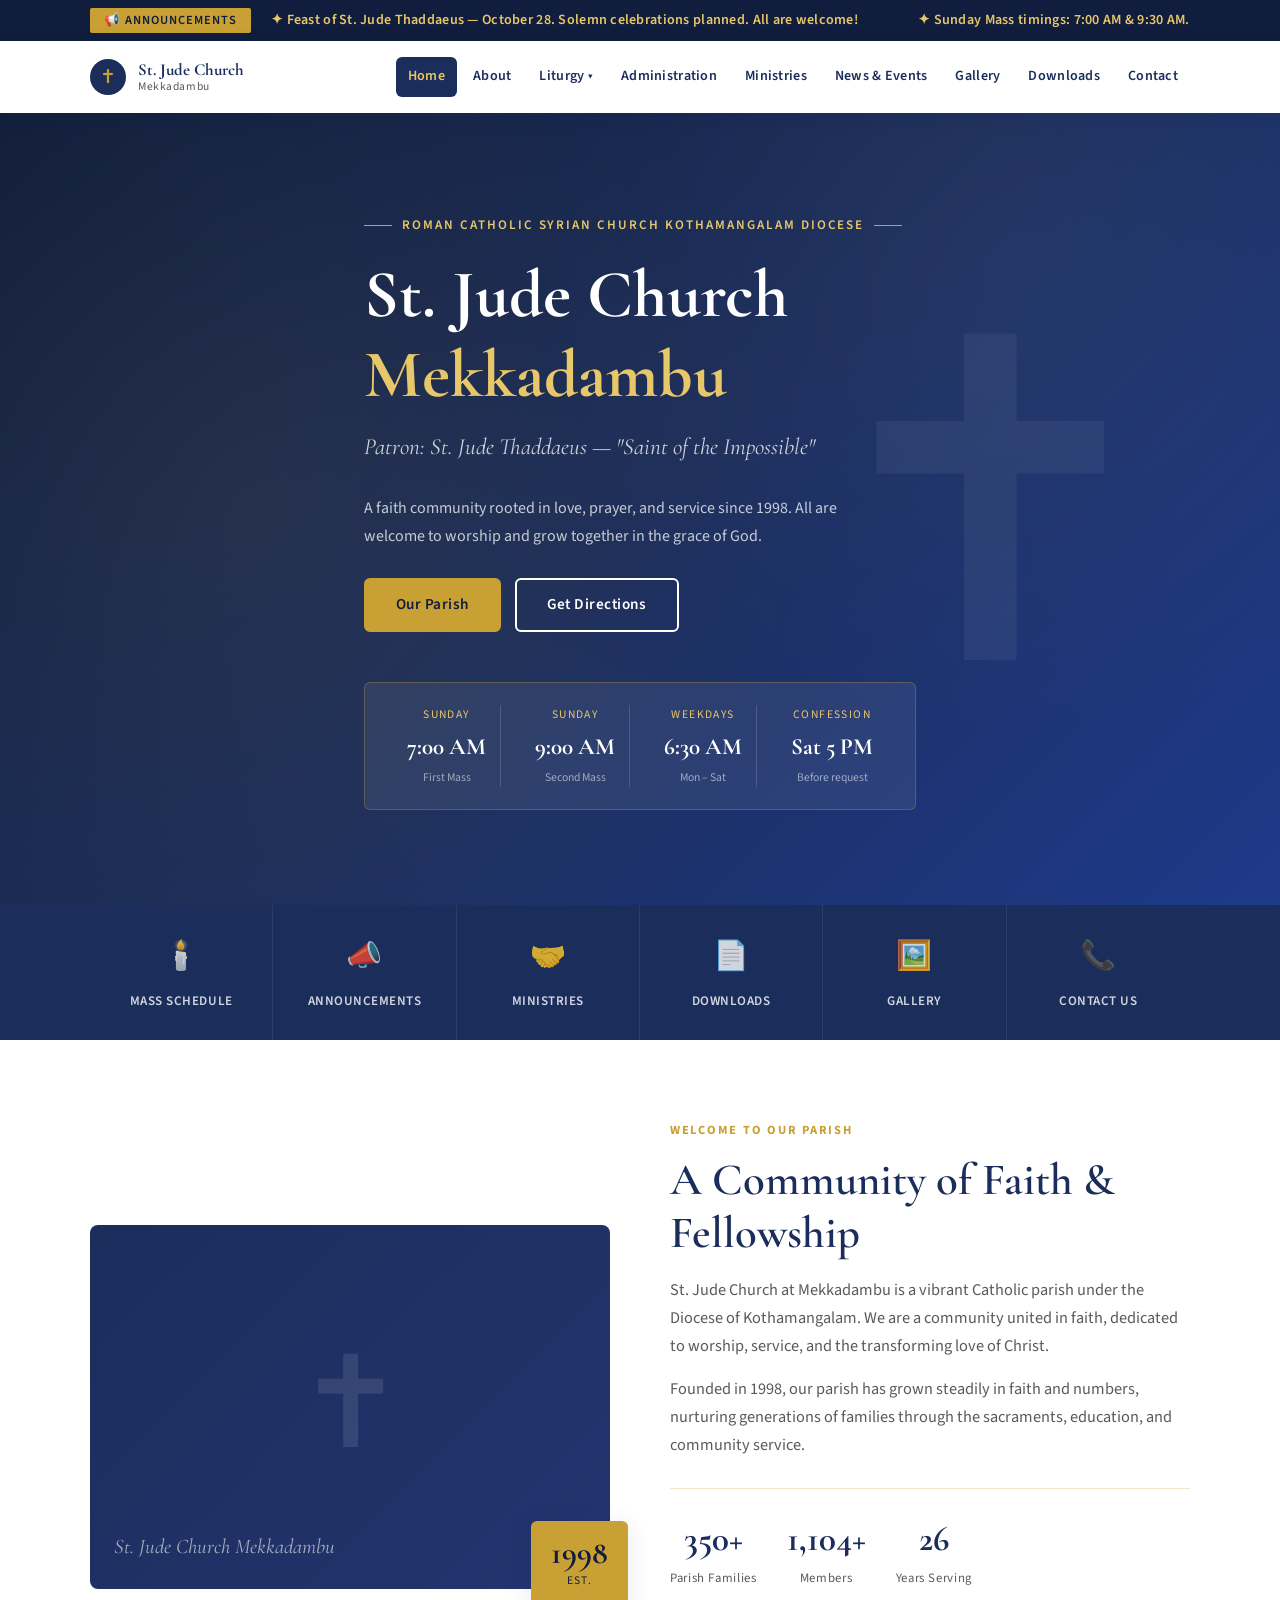
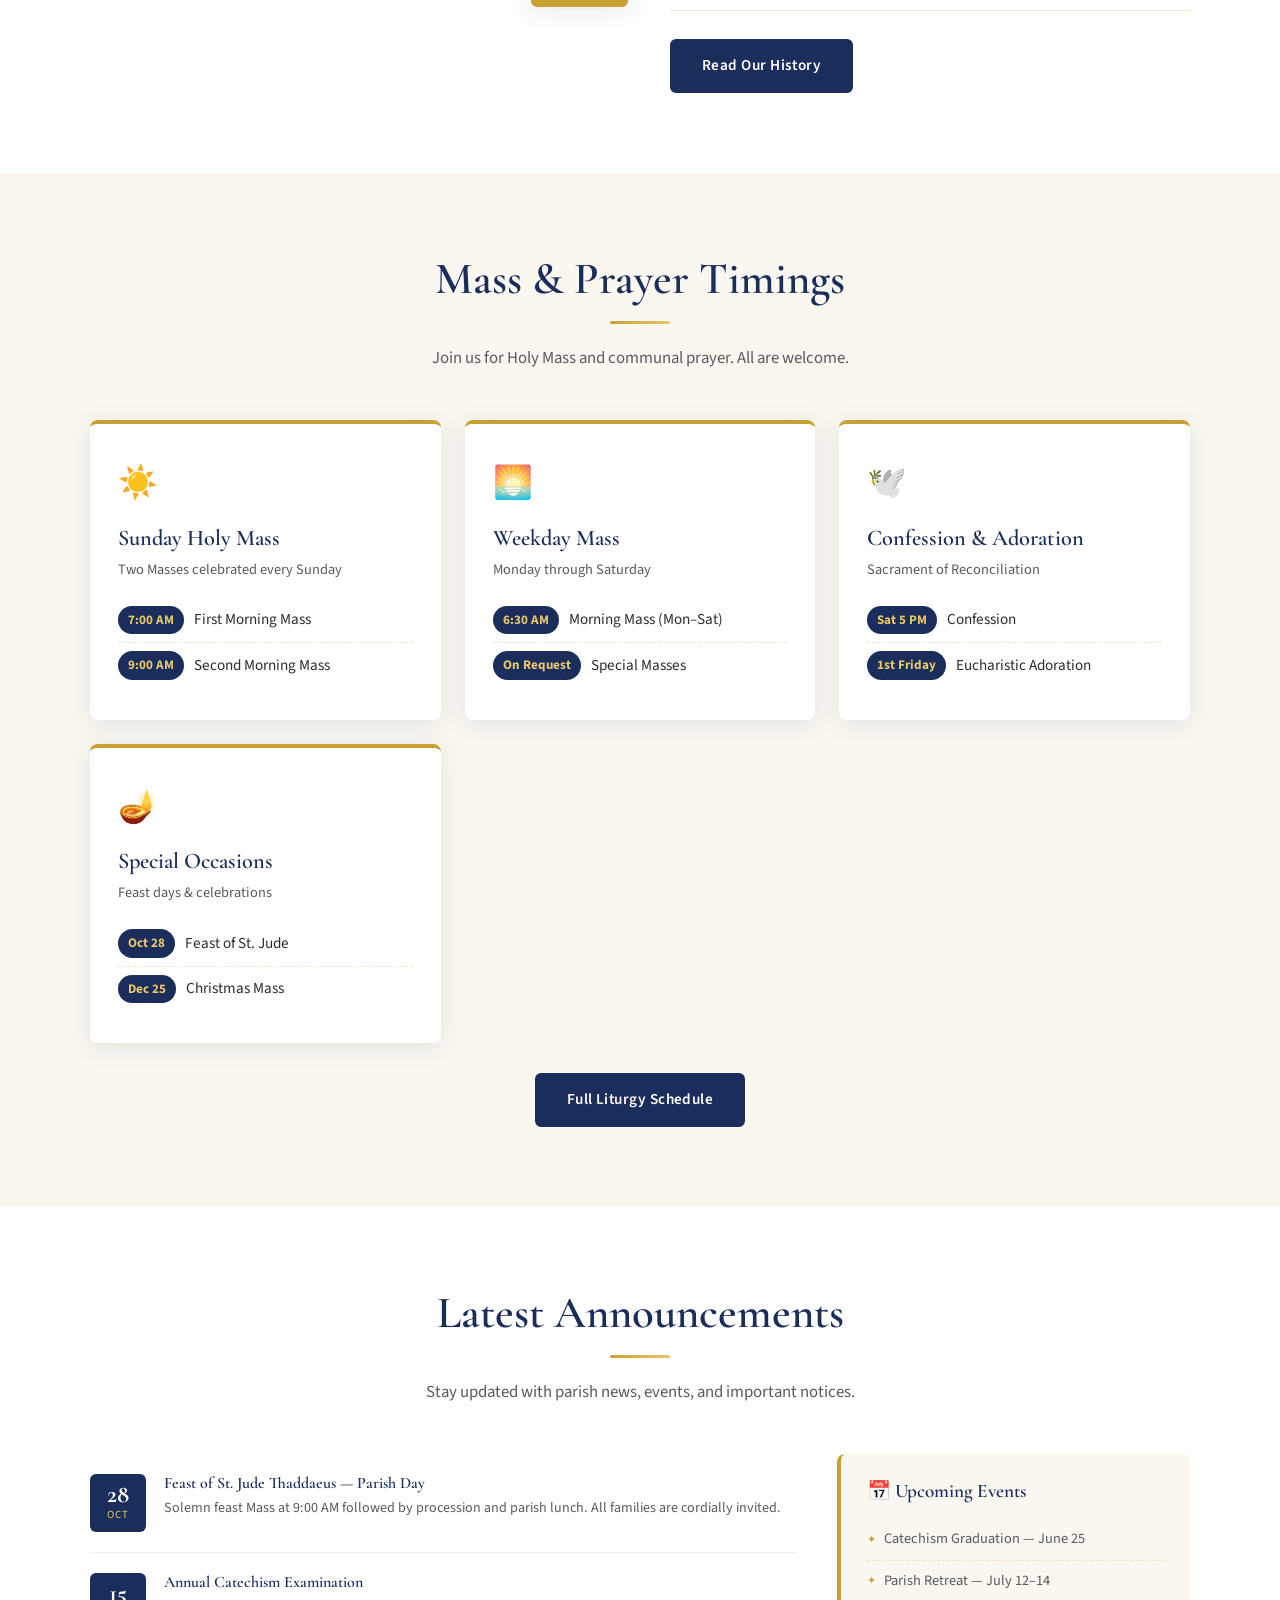
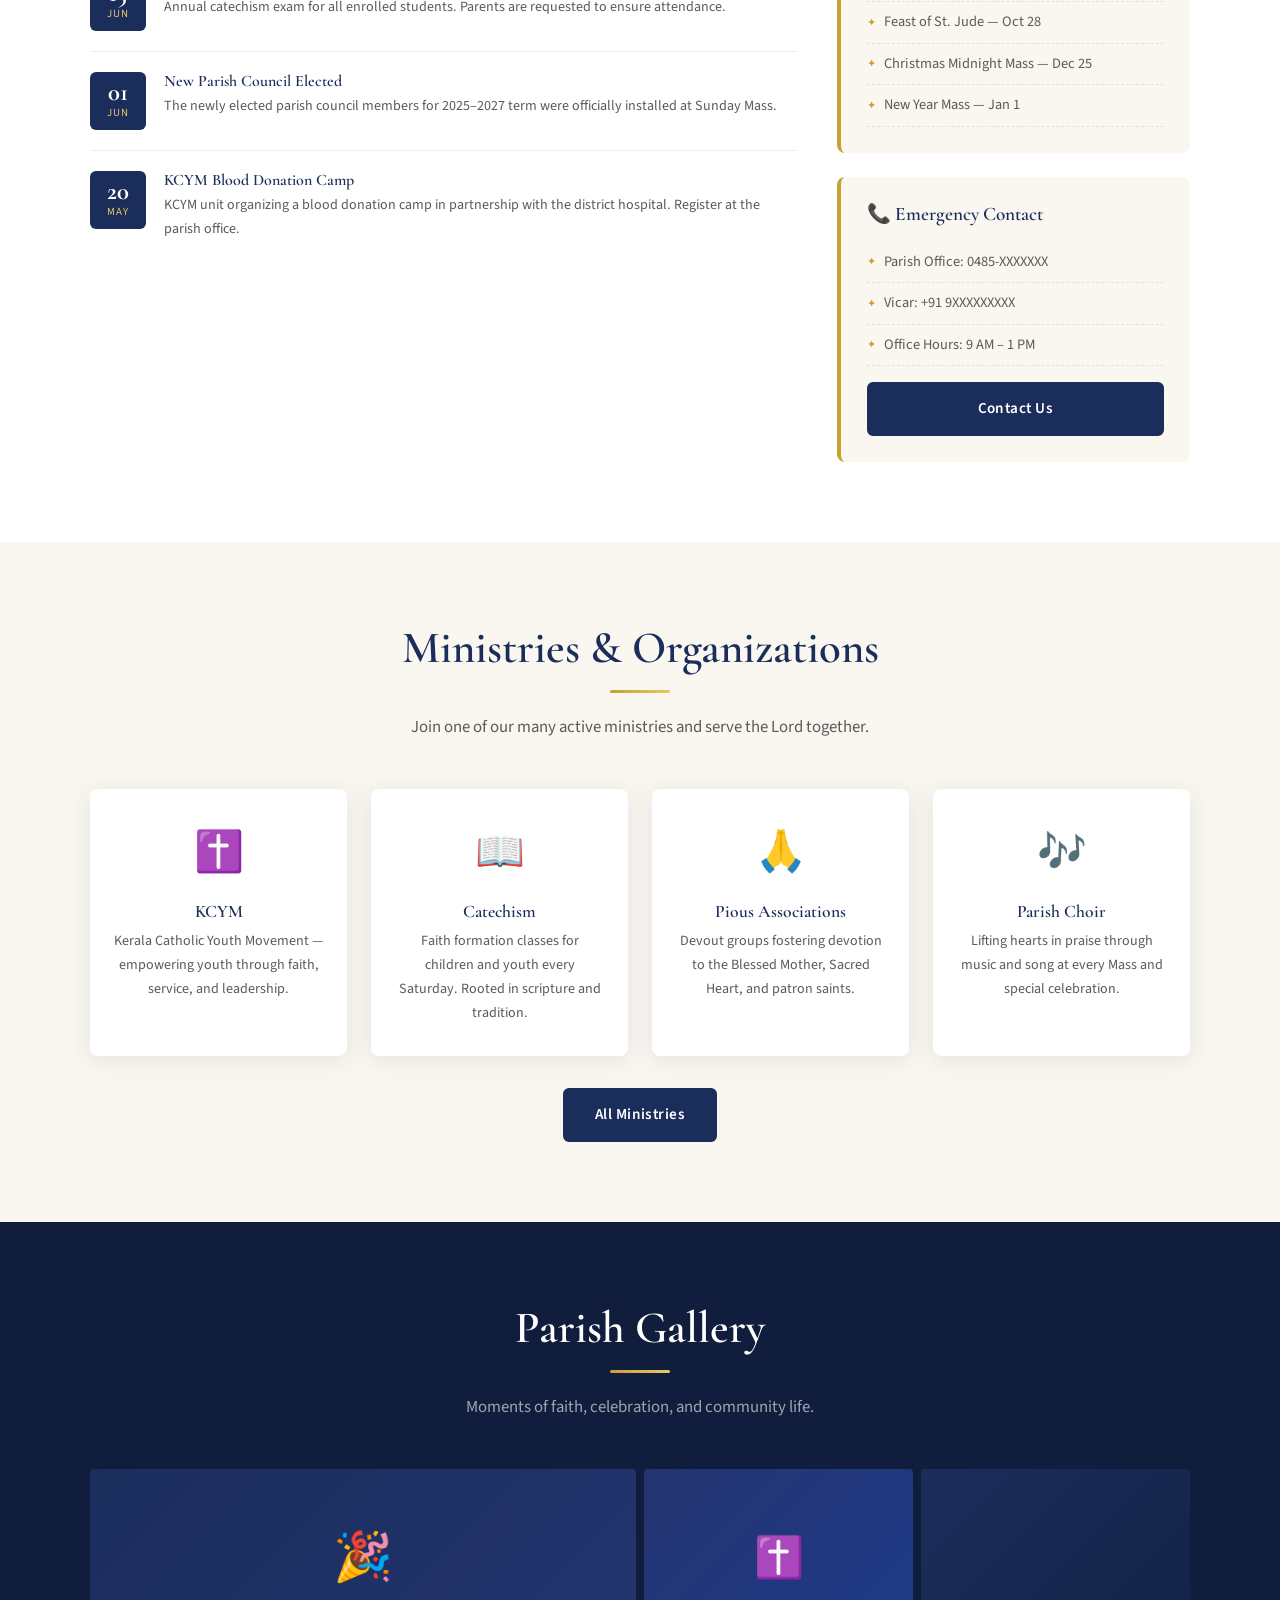
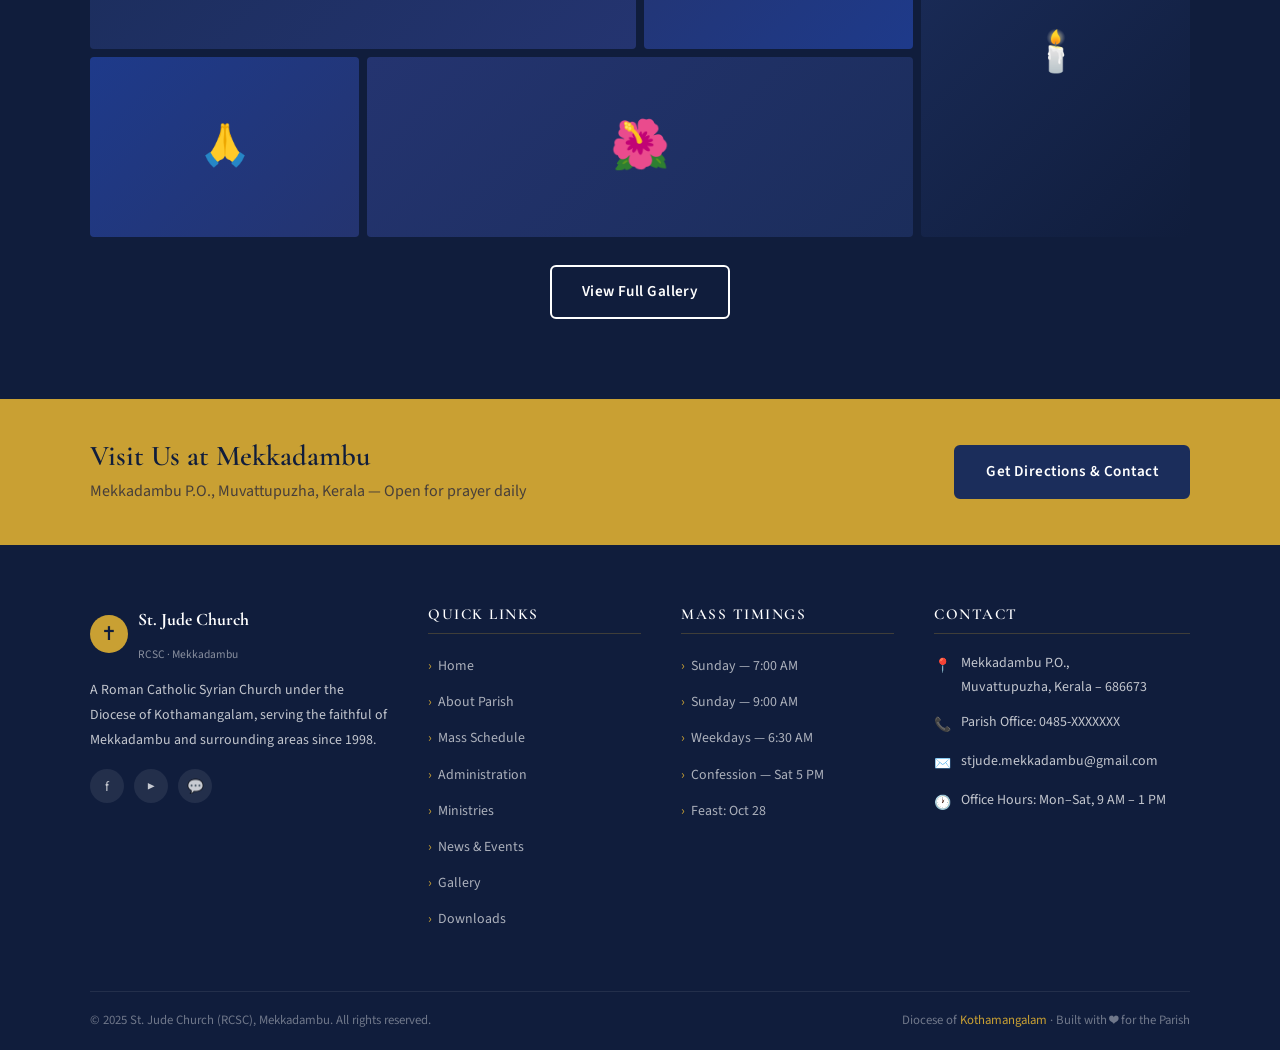
<file: index.html>
<!DOCTYPE html>
<html lang="en">
<head>
  <meta charset="UTF-8" />
  <meta name="viewport" content="width=device-width, initial-scale=1.0" />
  <meta name="description" content="St. Jude Church, Mekkadambu — Roman Catholic Syrian Church, Kothamangalam Diocese. Mass timings, news, and parish information." />
  <title>St. Jude Church, Mekkadambu</title>
  <link rel="preconnect" href="https://fonts.googleapis.com" />
  <link rel="preconnect" href="https://fonts.gstatic.com" crossorigin />
  <link href="https://fonts.googleapis.com/css2?family=Cormorant+Garamond:ital,wght@0,400;0,600;0,700;1,400;1,600&family=Source+Sans+3:wght@400;600;700&display=swap" rel="stylesheet" />
  <link rel="stylesheet" href="css/style.css" />
</head>
<body>

<!-- ══════════════════════════════
     ANNOUNCEMENT TICKER
══════════════════════════════ -->
<div class="ticker-wrap" aria-label="Announcements">
  <div class="container" style="display:flex;align-items:center;">
    <span class="ticker-label">📢 Announcements</span>
    <div class="ticker-inner" style="flex:1;overflow:hidden;">
      <div class="ticker-content">
        <span>✦ Feast of St. Jude Thaddaeus — October 28. Solemn celebrations planned. All are welcome!</span>
        <span>✦ Sunday Mass timings: 7:00 AM &amp; 9:30 AM. Weekday Mass: 6:30 AM.</span>
        <span>✦ Monthly KCYM meeting — 3rd Sunday after 9:00 AM Mass.</span>
        <span>✦ Parish Bulletin for May 2025 now available. Visit Downloads page.</span>
        <span>✦ Catechism classes every Sunday from 10:30 AM – 12:30 PM.</span>
        <span>✦ Feast of St. Jude Thaddaeus — October 28. Solemn celebrations planned. All are welcome!</span>
        <span>✦ Sunday Mass timings: 7:00 AM &amp; 9:00 AM. Weekday Mass: 6:30 AM.</span>
        <span>✦ Monthly KCYM meeting — 3rd Sunday after 9:00 AM Mass.</span>
        <span>✦ Parish Bulletin for May 2025 now available. Visit Downloads page.</span>
        <span>✦ Catechism classes every Sunday from 10:30 AM – 12:30 PM.</span>
      </div>
    </div>
  </div>
</div>

<!-- ══════════════════════════════
     NAVBAR
══════════════════════════════ -->
<header id="navbar" role="banner">
  <div class="container nav-inner">
    <a href="index.html" class="nav-brand" aria-label="St. Jude Church Home">
      <div class="cross-icon" aria-hidden="true">✝</div>
      <div class="nav-brand-text">
        <span class="nav-brand-name">St. Jude Church</span>
        <span class="nav-brand-sub">Mekkadambu</span>
      </div>
    </a>

    <nav aria-label="Main navigation">
      <ul class="nav-menu" id="navMenu">
        <li><a href="index.html" class="active">Home</a></li>
        <li><a href="about.html">About</a></li>
        <li class="nav-item">
          <a href="liturgy.html">Liturgy ▾</a>
          <ul class="dropdown">
            <li><a href="liturgy.html">Mass Schedule</a></li>
            <li><a href="liturgy.html#feast">Feast Days</a></li>
            <li><a href="liturgy.html#sacraments">Sacraments</a></li>
          </ul>
        </li>
        <li><a href="administration.html">Administration</a></li>
        <li><a href="ministries.html">Ministries</a></li>
        <li><a href="news.html">News &amp; Events</a></li>
        <li><a href="gallery.html">Gallery</a></li>
        <li><a href="downloads.html">Downloads</a></li>
        <li><a href="contact.html">Contact</a></li>
      </ul>
    </nav>

    <button class="nav-toggle" id="navToggle" aria-label="Toggle menu" aria-expanded="false">
      <span></span><span></span><span></span>
    </button>
  </div>
</header>

<!-- ══════════════════════════════
     HERO
══════════════════════════════ -->
<section class="hero" aria-labelledby="heroTitle">
  <div class="hero-bg-pattern" aria-hidden="true"></div>
  <div class="hero-cross" aria-hidden="true">✝</div>
  <div class="container">
    <div class="hero-content">
      <div class="hero-eyebrow">Roman Catholic Syrian Church Kothamangalam Diocese</div>
      <h1 id="heroTitle">St. Jude Church<br /><span>Mekkadambu</span></h1>
      <p class="hero-sub">Patron: St. Jude Thaddaeus — "Saint of the Impossible"</p>
      <p style="color:rgba(255,255,255,0.75);max-width:520px;margin-bottom:28px;">
        A faith community rooted in love, prayer, and service since 1998. 
        All are welcome to worship and grow together in the grace of God.
      </p>
      <div class="hero-actions">
        <a href="about.html" class="btn btn-primary">Our Parish</a>
        <a href="contact.html" class="btn btn-outline">Get Directions</a>
      </div>

      <!-- Mass Timings Strip -->
      <div class="hero-mass" role="region" aria-label="Mass timings">
        <div class="mass-item">
          <span class="mass-label">Sunday</span>
          <span class="mass-time">7:00 AM</span>
          <span class="mass-note">First Mass</span>
        </div>
        <div class="mass-item">
          <span class="mass-label">Sunday</span>
          <span class="mass-time">9:00 AM</span>
          <span class="mass-note">Second Mass</span>
        </div>
        <div class="mass-item">
          <span class="mass-label">Weekdays</span>
          <span class="mass-time">6:30 AM</span>
          <span class="mass-note">Mon – Sat</span>
        </div>
        <div class="mass-item">
          <span class="mass-label">Confession</span>
          <span class="mass-time">Sat 5 PM</span>
          <span class="mass-note">Before request</span>
        </div>
      </div>
    </div>
  </div>
</section>

<!-- ══════════════════════════════
     QUICK LINKS BAR
══════════════════════════════ -->
<div class="quick-links" role="navigation" aria-label="Quick links">
  <div class="container">
    <div class="quick-links-grid">
      <a href="liturgy.html" class="quick-link-item">
        <span class="quick-link-icon" aria-hidden="true">🕯️</span>
        <span class="quick-link-label">Mass Schedule</span>
      </a>
      <a href="news.html" class="quick-link-item">
        <span class="quick-link-icon" aria-hidden="true">📣</span>
        <span class="quick-link-label">Announcements</span>
      </a>
      <a href="ministries.html" class="quick-link-item">
        <span class="quick-link-icon" aria-hidden="true">🤝</span>
        <span class="quick-link-label">Ministries</span>
      </a>
      <a href="downloads.html" class="quick-link-item">
        <span class="quick-link-icon" aria-hidden="true">📄</span>
        <span class="quick-link-label">Downloads</span>
      </a>
      <a href="gallery.html" class="quick-link-item">
        <span class="quick-link-icon" aria-hidden="true">🖼️</span>
        <span class="quick-link-label">Gallery</span>
      </a>
      <a href="contact.html" class="quick-link-item">
        <span class="quick-link-icon" aria-hidden="true">📞</span>
        <span class="quick-link-label">Contact Us</span>
      </a>
    </div>
  </div>
</div>

<!-- ══════════════════════════════
     WELCOME / ABOUT
══════════════════════════════ -->
<section class="welcome-section section">
  <div class="container">
    <div class="welcome-grid">
      <div class="welcome-image-wrap reveal">
        <div class="img-placeholder">
          <div class="cross-large" aria-hidden="true">✝</div>
          <div style="position:absolute;bottom:24px;left:24px;color:rgba(255,255,255,0.6);font-family:var(--ff-display);font-size:1.3rem;font-style:italic;">
            St. Jude Church Mekkadambu
          </div>
        </div>
        <div class="img-badge">
          <span class="year">1998</span>
          <span class="since">Est.</span>
        </div>
      </div>

      <div class="welcome-text reveal reveal-delay-2">
        <span class="eyebrow">Welcome to Our Parish</span>
        <h2>A Community of Faith &amp; Fellowship</h2>
        <p>St. Jude Church at Mekkadambu is a vibrant Catholic parish under the Diocese of Kothamangalam. 
           We are a community united in faith, dedicated to worship, service, and the transforming love of Christ.</p>
        <p>Founded in 1998, our parish has grown steadily in faith and numbers, nurturing generations of families 
           through the sacraments, education, and community service.</p>

        <div class="welcome-stats">
          <div class="stat-item">
            <span class="stat-num" data-count="350" data-suffix="+">350+</span>
            <span class="stat-lbl">Parish Families</span>
          </div>
          <div class="stat-item">
            <span class="stat-num" data-count="1200" data-suffix="+">1200+</span>
            <span class="stat-lbl">Members</span>
          </div>
          <div class="stat-item">
            <span class="stat-num" data-count="26">26</span>
            <span class="stat-lbl">Years Serving</span>
          </div>
        </div>
        <a href="about.html" class="btn btn-navy">Read Our History</a>
      </div>
    </div>
  </div>
</section>

<!-- ══════════════════════════════
     MASS SCHEDULE
══════════════════════════════ -->
<section class="mass-section section" id="massSchedule">
  <div class="container">
    <div class="section-heading reveal">
      <h2>Mass &amp; Prayer Timings</h2>
      <div class="divider"></div>
      <p>Join us for Holy Mass and communal prayer. All are welcome.</p>
    </div>

    <div class="mass-cards">
      <div class="mass-card reveal reveal-delay-1">
        <div class="mass-card-icon">☀️</div>
        <h3>Sunday Holy Mass</h3>
        <p style="font-size:.9rem;color:var(--text-light);">Two Masses celebrated every Sunday</p>
        <ul class="time-list">
          <li><span class="time-badge">7:00 AM</span> First Morning Mass</li>
          <li><span class="time-badge">9:00 AM</span> Second Morning Mass</li>
        </ul>
      </div>

      <div class="mass-card reveal reveal-delay-2">
        <div class="mass-card-icon">🌅</div>
        <h3>Weekday Mass</h3>
        <p style="font-size:.9rem;color:var(--text-light);">Monday through Saturday</p>
        <ul class="time-list">
          <li><span class="time-badge">6:30 AM</span> Morning Mass (Mon–Sat)</li>
          <li><span class="time-badge">On Request</span> Special Masses</li>
        </ul>
      </div>

      <div class="mass-card reveal reveal-delay-3">
        <div class="mass-card-icon">🕊️</div>
        <h3>Confession &amp; Adoration</h3>
        <p style="font-size:.9rem;color:var(--text-light);">Sacrament of Reconciliation</p>
        <ul class="time-list">
          <li><span class="time-badge">Sat 5 PM</span> Confession</li>
          <li><span class="time-badge">1st Friday</span> Eucharistic Adoration</li>
        </ul>
      </div>

      <div class="mass-card reveal reveal-delay-4">
        <div class="mass-card-icon">🪔</div>
        <h3>Special Occasions</h3>
        <p style="font-size:.9rem;color:var(--text-light);">Feast days &amp; celebrations</p>
        <ul class="time-list">
          <li><span class="time-badge">Oct 28</span> Feast of St. Jude</li>
          <li><span class="time-badge">Dec 25</span> Christmas Mass</li>
        </ul>
      </div>
    </div>
    <div class="text-center" style="margin-top:30px;">
      <a href="liturgy.html" class="btn btn-navy">Full Liturgy Schedule</a>
    </div>
  </div>
</section>

<!-- ══════════════════════════════
     ANNOUNCEMENTS
══════════════════════════════ -->
<section class="announcements section bg-white" id="announcements">
  <div class="container">
    <div class="section-heading reveal">
      <h2>Latest Announcements</h2>
      <div class="divider"></div>
      <p>Stay updated with parish news, events, and important notices.</p>
    </div>

    <div class="announcements-grid">
      <div class="ann-list reveal">
        <div class="ann-item">
          <div class="ann-date"><span class="day">28</span><span class="mon">Oct</span></div>
          <div class="ann-body">
            <h4>Feast of St. Jude Thaddaeus — Parish Day</h4>
            <p>Solemn feast Mass at 9:00 AM followed by procession and parish lunch. All families are cordially invited.</p>
          </div>
        </div>
        <div class="ann-item">
          <div class="ann-date"><span class="day">15</span><span class="mon">Jun</span></div>
          <div class="ann-body">
            <h4>Annual Catechism Examination</h4>
            <p>Annual catechism exam for all enrolled students. Parents are requested to ensure attendance.</p>
          </div>
        </div>
        <div class="ann-item">
          <div class="ann-date"><span class="day">01</span><span class="mon">Jun</span></div>
          <div class="ann-body">
            <h4>New Parish Council Elected</h4>
            <p>The newly elected parish council members for 2025–2027 term were officially installed at Sunday Mass.</p>
          </div>
        </div>
        <div class="ann-item">
          <div class="ann-date"><span class="day">20</span><span class="mon">May</span></div>
          <div class="ann-body">
            <h4>KCYM Blood Donation Camp</h4>
            <p>KCYM unit organizing a blood donation camp in partnership with the district hospital. Register at the parish office.</p>
          </div>
        </div>
      </div>

      <div class="reveal reveal-delay-2">
        <div class="sidebar-card" style="margin-bottom:24px;">
          <h3>📅 Upcoming Events</h3>
          <ul>
            <li>Catechism Graduation — June 25</li>
            <li>Parish Retreat — July 12–14</li>
            <li>Feast of St. Jude — Oct 28</li>
            <li>Christmas Midnight Mass — Dec 25</li>
            <li>New Year Mass — Jan 1</li>
          </ul>
        </div>

        <div class="sidebar-card">
          <h3>📞 Emergency Contact</h3>
          <ul>
            <li>Parish Office: 0485-XXXXXXX</li>
            <li>Vicar: +91 9XXXXXXXXX</li>
            <li>Office Hours: 9 AM – 1 PM</li>
          </ul>
          <a href="contact.html" class="btn btn-navy" style="margin-top:16px;width:100%;text-align:center;">Contact Us</a>
        </div>
      </div>
    </div>
  </div>
</section>

<!-- ══════════════════════════════
     MINISTRIES PREVIEW
══════════════════════════════ -->
<section class="ministries-section section" id="ministries">
  <div class="container">
    <div class="section-heading reveal">
      <h2>Ministries &amp; Organizations</h2>
      <div class="divider"></div>
      <p>Join one of our many active ministries and serve the Lord together.</p>
    </div>

    <div class="ministries-grid">
      <div class="ministry-card reveal reveal-delay-1">
        <span class="ministry-icon">✝️</span>
        <h3>KCYM</h3>
        <p>Kerala Catholic Youth Movement — empowering youth through faith, service, and leadership.</p>
      </div>
      <div class="ministry-card reveal reveal-delay-2">
        <span class="ministry-icon">📖</span>
        <h3>Catechism</h3>
        <p>Faith formation classes for children and youth every Saturday. Rooted in scripture and tradition.</p>
      </div>
      <div class="ministry-card reveal reveal-delay-3">
        <span class="ministry-icon">🙏</span>
        <h3>Pious Associations</h3>
        <p>Devout groups fostering devotion to the Blessed Mother, Sacred Heart, and patron saints.</p>
      </div>
      <div class="ministry-card reveal reveal-delay-4">
        <span class="ministry-icon">🎶</span>
        <h3>Parish Choir</h3>
        <p>Lifting hearts in praise through music and song at every Mass and special celebration.</p>
      </div>
    </div>
    <div class="text-center" style="margin-top:32px;">
      <a href="ministries.html" class="btn btn-navy">All Ministries</a>
    </div>
  </div>
</section>

<!-- ══════════════════════════════
     GALLERY PREVIEW
══════════════════════════════ -->
<section class="gallery-preview">
  <div class="container">
    <div class="section-heading reveal">
      <h2>Parish Gallery</h2>
      <div class="divider"></div>
      <p style="color:rgba(255,255,255,0.6);">Moments of faith, celebration, and community life.</p>
    </div>

    <div class="gallery-grid">
      <div class="gallery-item wide" style="background:linear-gradient(135deg,#1b2d5b,#243470);font-size:3rem;">🎉</div>
      <div class="gallery-item" style="background:linear-gradient(135deg,#243470,#1e3a8a);font-size:2.5rem;">✝️</div>
      <div class="gallery-item tall" style="background:linear-gradient(135deg,#1b2d5b,#101d3c);font-size:2.5rem;">🕯️</div>
      <div class="gallery-item" style="background:linear-gradient(135deg,#1e3a8a,#243470);font-size:2.5rem;">🙏</div>
      <div class="gallery-item wide" style="background:linear-gradient(135deg,#243470,#1b2d5b);font-size:3rem;">🌺</div>
    </div>

    <div class="text-center" style="margin-top:28px;">
      <a href="gallery.html" class="btn btn-outline">View Full Gallery</a>
    </div>
  </div>
</section>

<!-- ══════════════════════════════
     CONTACT CTA STRIP
══════════════════════════════ -->
<div class="contact-strip">
  <div class="container">
    <div class="contact-strip-inner">
      <div>
        <h2>Visit Us at Mekkadambu</h2>
        <p>Mekkadambu P.O., Muvattupuzha, Kerala — Open for prayer daily</p>
      </div>
      <a href="contact.html" class="btn btn-navy">Get Directions &amp; Contact</a>
    </div>
  </div>
</div>

<!-- ══════════════════════════════
     FOOTER
══════════════════════════════ -->
<footer>
  <div class="container">
    <div class="footer-grid">
      <div class="footer-brand">
        <div style="display:flex;align-items:center;gap:10px;margin-bottom:14px;">
          <div style="width:38px;height:38px;background:var(--gold);border-radius:50%;display:flex;align-items:center;justify-content:center;font-size:1.2rem;color:var(--navy-dark);">✝</div>
          <div>
            <span class="nav-brand-name" style="font-family:var(--ff-display);font-size:1.1rem;">St. Jude Church</span>
            <span style="font-size:0.72rem;color:rgba(255,255,255,0.5);display:block;">RCSC · Mekkadambu</span>
          </div>
        </div>
        <p>A Roman Catholic Syrian Church under the Diocese of Kothamangalam, serving the faithful of Mekkadambu and surrounding areas since 1998.</p>
        <div class="social-links" aria-label="Social media">
          <a href="#" class="social-link" aria-label="Facebook">f</a>
          <a href="#" class="social-link" aria-label="YouTube">▶</a>
          <a href="#" class="social-link" aria-label="WhatsApp">💬</a>
        </div>
      </div>

      <div class="footer-col">
        <h4>Quick Links</h4>
        <ul>
          <li><a href="index.html">Home</a></li>
          <li><a href="about.html">About Parish</a></li>
          <li><a href="liturgy.html">Mass Schedule</a></li>
          <li><a href="administration.html">Administration</a></li>
          <li><a href="ministries.html">Ministries</a></li>
          <li><a href="news.html">News &amp; Events</a></li>
          <li><a href="gallery.html">Gallery</a></li>
          <li><a href="downloads.html">Downloads</a></li>
        </ul>
      </div>

      <div class="footer-col">
        <h4>Mass Timings</h4>
        <ul>
          <li><a href="liturgy.html">Sunday — 7:00 AM</a></li>
          <li><a href="liturgy.html">Sunday — 9:00 AM</a></li>
          <li><a href="liturgy.html">Weekdays — 6:30 AM</a></li>
          <li><a href="liturgy.html">Confession — Sat 5 PM</a></li>
          <li><a href="liturgy.html">Feast: Oct 28</a></li>
        </ul>
      </div>

      <div class="footer-col footer-contact">
        <h4>Contact</h4>
        <p><span class="icon">📍</span>Mekkadambu P.O.,<br>Muvattupuzha, Kerala – 686673</p>
        <p><span class="icon">📞</span>Parish Office: 0485-XXXXXXX</p>
        <p><span class="icon">✉️</span>stjude.mekkadambu@gmail.com</p>
        <p><span class="icon">🕐</span>Office Hours: Mon–Sat, 9 AM – 1 PM</p>
      </div>
    </div>
  </div>

  <div class="container">
    <div class="footer-bottom">
      <p>© 2025 St. Jude Church (RCSC), Mekkadambu. All rights reserved.</p>
      <p>Diocese of <a href="#">Kothamangalam</a> · Built with ❤️ for the Parish</p>
    </div>
  </div>
</footer>

<!-- Scroll to Top -->
<button id="scrollTop" aria-label="Scroll to top">↑</button>

<script src="js/main.js"></script>
</body>
</html>
</file>
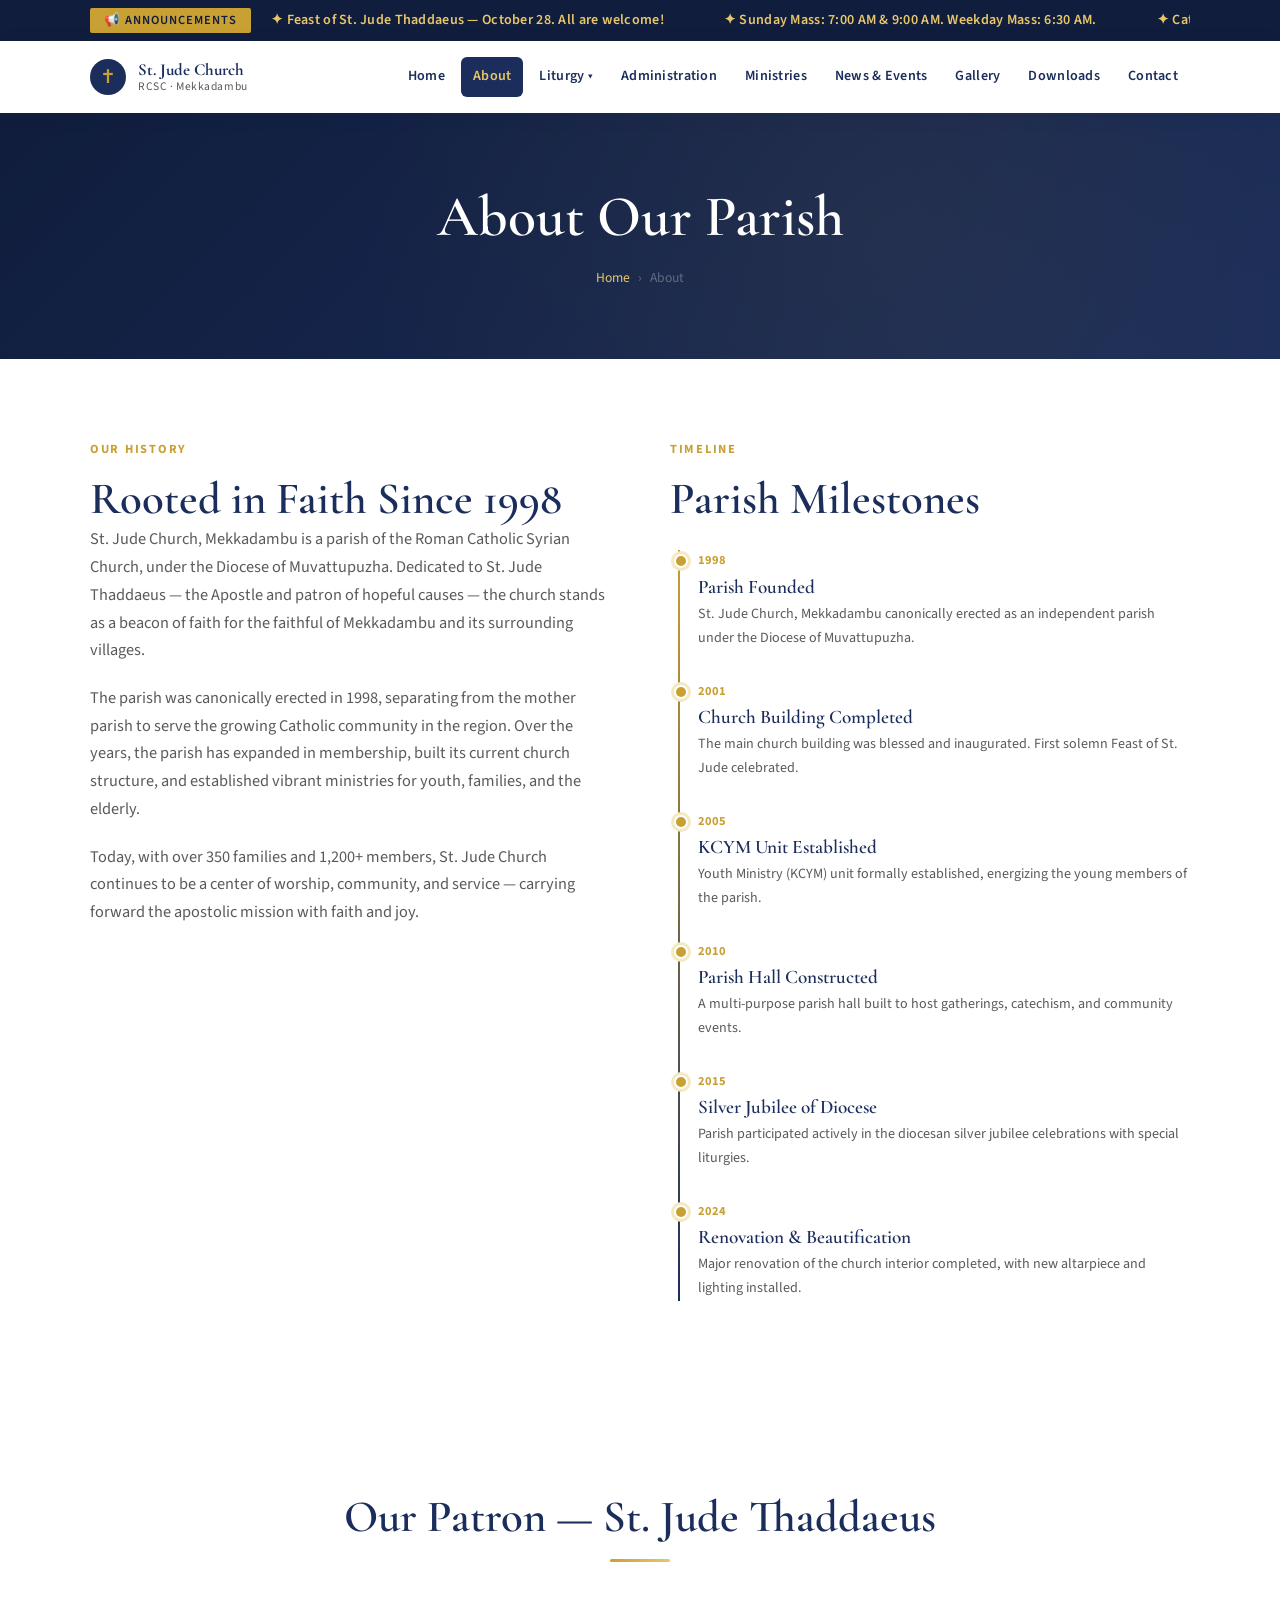
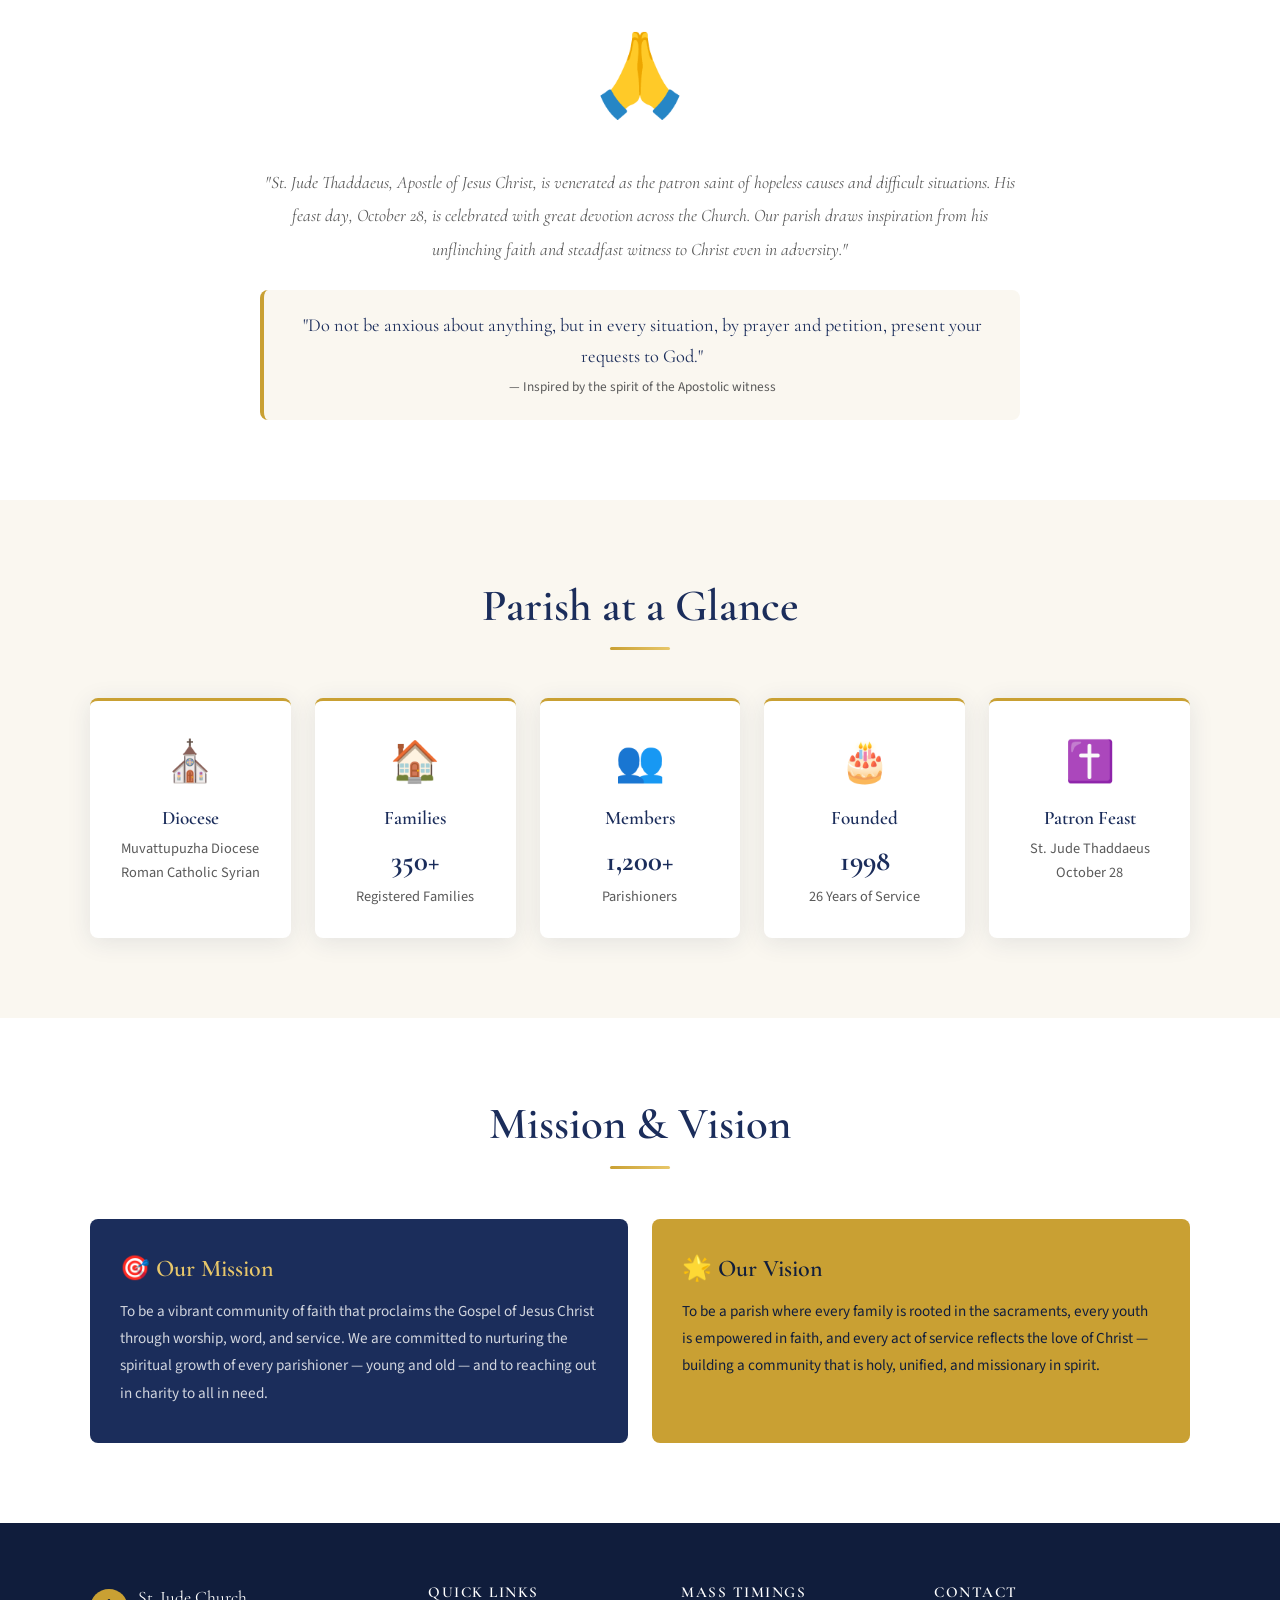
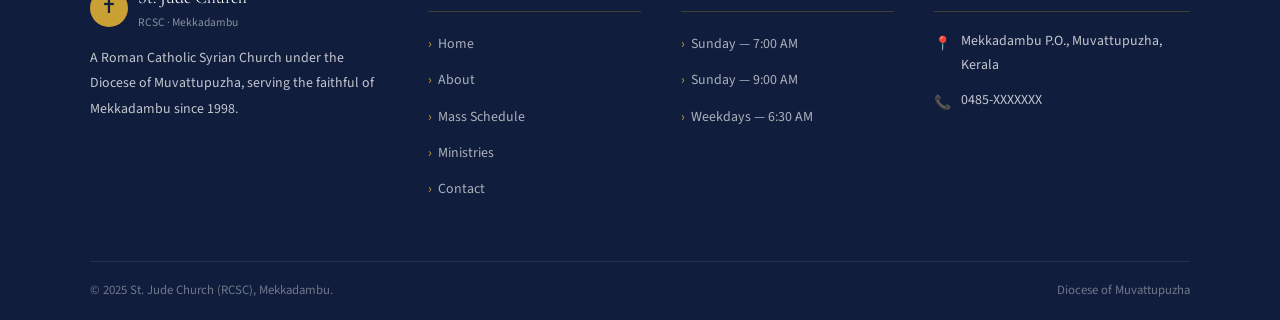
<file: about.html>
<!DOCTYPE html>
<html lang="en">
<head>
  <meta charset="UTF-8" />
  <meta name="viewport" content="width=device-width, initial-scale=1.0" />
  <meta name="description" content="About St. Jude Church (RCSC), Mekkadambu — History, Mission, and Vision of the Parish." />
  <title>About Parish — St. Jude Church (RCSC), Mekkadambu</title>
  <link rel="preconnect" href="https://fonts.googleapis.com" />
  <link rel="preconnect" href="https://fonts.gstatic.com" crossorigin />
  <link href="https://fonts.googleapis.com/css2?family=Cormorant+Garamond:ital,wght@0,400;0,600;0,700;1,400;1,600&family=Source+Sans+3:wght@400;600;700&display=swap" rel="stylesheet" />
  <link rel="stylesheet" href="css/style.css" />
</head>
<body>

<!-- Ticker -->
<div class="ticker-wrap">
  <div class="container" style="display:flex;align-items:center;">
    <span class="ticker-label">📢 Announcements</span>
    <div class="ticker-inner" style="flex:1;overflow:hidden;">
      <div class="ticker-content">
        <span>✦ Feast of St. Jude Thaddaeus — October 28. All are welcome!</span>
        <span>✦ Sunday Mass: 7:00 AM &amp; 9:00 AM. Weekday Mass: 6:30 AM.</span>
        <span>✦ Catechism classes every Saturday 9:00 AM – 11:00 AM.</span>
        <span>✦ Feast of St. Jude Thaddaeus — October 28. All are welcome!</span>
        <span>✦ Sunday Mass: 7:00 AM &amp; 9:00 AM. Weekday Mass: 6:30 AM.</span>
        <span>✦ Catechism classes every Saturday 9:00 AM – 11:00 AM.</span>
      </div>
    </div>
  </div>
</div>

<!-- Navbar -->
<header id="navbar">
  <div class="container nav-inner">
    <a href="index.html" class="nav-brand">
      <div class="cross-icon">✝</div>
      <div class="nav-brand-text">
        <span class="nav-brand-name">St. Jude Church</span>
        <span class="nav-brand-sub">RCSC · Mekkadambu</span>
      </div>
    </a>
    <nav aria-label="Main navigation">
      <ul class="nav-menu">
        <li><a href="index.html">Home</a></li>
        <li><a href="about.html" class="active">About</a></li>
        <li class="nav-item"><a href="liturgy.html">Liturgy ▾</a>
          <ul class="dropdown">
            <li><a href="liturgy.html">Mass Schedule</a></li>
            <li><a href="liturgy.html#feast">Feast Days</a></li>
          </ul>
        </li>
        <li><a href="administration.html">Administration</a></li>
        <li><a href="ministries.html">Ministries</a></li>
        <li><a href="news.html">News &amp; Events</a></li>
        <li><a href="gallery.html">Gallery</a></li>
        <li><a href="downloads.html">Downloads</a></li>
        <li><a href="contact.html">Contact</a></li>
      </ul>
    </nav>
    <button class="nav-toggle" id="navToggle" aria-label="Toggle menu"><span></span><span></span><span></span></button>
  </div>
</header>

<!-- Page Hero -->
<div class="page-hero">
  <div class="container">
    <h1>About Our Parish</h1>
    <nav class="breadcrumb" aria-label="Breadcrumb">
      <a href="index.html">Home</a>
      <span>›</span>
      <span>About</span>
    </nav>
  </div>
</div>

<!-- ══ PARISH HISTORY ══ -->
<section class="history-section section">
  <div class="container">
    <div class="history-grid">
      <div class="reveal">
        <span class="eyebrow" style="font-size:.78rem;text-transform:uppercase;letter-spacing:.14em;color:var(--gold);font-weight:700;margin-bottom:12px;display:block;">Our History</span>
        <h2>Rooted in Faith Since 1998</h2>
        <p style="color:var(--text-light);font-size:1.02rem;margin-bottom:20px;">
          St. Jude Church, Mekkadambu is a parish of the Roman Catholic Syrian Church, 
          under the Diocese of Muvattupuzha. Dedicated to St. Jude Thaddaeus — the Apostle 
          and patron of hopeful causes — the church stands as a beacon of faith for the 
          faithful of Mekkadambu and its surrounding villages.
        </p>
        <p style="color:var(--text-light);font-size:1.02rem;margin-bottom:20px;">
          The parish was canonically erected in 1998, separating from the mother parish to 
          serve the growing Catholic community in the region. Over the years, the parish has 
          expanded in membership, built its current church structure, and established vibrant 
          ministries for youth, families, and the elderly.
        </p>
        <p style="color:var(--text-light);font-size:1.02rem;">
          Today, with over 350 families and 1,200+ members, St. Jude Church continues to be 
          a center of worship, community, and service — carrying forward the apostolic mission 
          with faith and joy.
        </p>
      </div>

      <div class="reveal reveal-delay-2">
        <span class="eyebrow" style="font-size:.78rem;text-transform:uppercase;letter-spacing:.14em;color:var(--gold);font-weight:700;margin-bottom:12px;display:block;">Timeline</span>
        <h2>Parish Milestones</h2>
        <div class="timeline" style="margin-top:24px;">
          <div class="timeline-item">
            <div class="timeline-dot"></div>
            <div class="timeline-year">1998</div>
            <h4>Parish Founded</h4>
            <p>St. Jude Church, Mekkadambu canonically erected as an independent parish under the Diocese of Muvattupuzha.</p>
          </div>
          <div class="timeline-item">
            <div class="timeline-dot"></div>
            <div class="timeline-year">2001</div>
            <h4>Church Building Completed</h4>
            <p>The main church building was blessed and inaugurated. First solemn Feast of St. Jude celebrated.</p>
          </div>
          <div class="timeline-item">
            <div class="timeline-dot"></div>
            <div class="timeline-year">2005</div>
            <h4>KCYM Unit Established</h4>
            <p>Youth Ministry (KCYM) unit formally established, energizing the young members of the parish.</p>
          </div>
          <div class="timeline-item">
            <div class="timeline-dot"></div>
            <div class="timeline-year">2010</div>
            <h4>Parish Hall Constructed</h4>
            <p>A multi-purpose parish hall built to host gatherings, catechism, and community events.</p>
          </div>
          <div class="timeline-item">
            <div class="timeline-dot"></div>
            <div class="timeline-year">2015</div>
            <h4>Silver Jubilee of Diocese</h4>
            <p>Parish participated actively in the diocesan silver jubilee celebrations with special liturgies.</p>
          </div>
          <div class="timeline-item">
            <div class="timeline-dot"></div>
            <div class="timeline-year">2024</div>
            <h4>Renovation &amp; Beautification</h4>
            <p>Major renovation of the church interior completed, with new altarpiece and lighting installed.</p>
          </div>
        </div>
      </div>
    </div>
  </div>
</section>

<!-- ══ PATRON ══ -->
<section class="section bg-white">
  <div class="container">
    <div class="section-heading reveal">
      <h2>Our Patron — St. Jude Thaddaeus</h2>
      <div class="divider"></div>
    </div>
    <div style="max-width:760px;margin:0 auto;text-align:center;" class="reveal">
      <div style="font-size:5rem;margin-bottom:20px;">🙏</div>
      <p style="font-size:1.1rem;color:var(--text-light);line-height:1.9;font-style:italic;font-family:var(--ff-display);">
        "St. Jude Thaddaeus, Apostle of Jesus Christ, is venerated as the patron saint of hopeless causes and difficult situations. 
         His feast day, October 28, is celebrated with great devotion across the Church. 
         Our parish draws inspiration from his unflinching faith and steadfast witness to Christ even in adversity."
      </p>
      <div style="margin-top:24px;padding:20px;background:var(--cream);border-radius:8px;border-left:4px solid var(--gold);">
        <p style="margin:0;color:var(--navy);font-family:var(--ff-display);font-size:1.15rem;">"Do not be anxious about anything, but in every situation, by prayer and petition, present your requests to God."</p>
        <small style="color:var(--text-light);">— Inspired by the spirit of the Apostolic witness</small>
      </div>
    </div>
  </div>
</section>

<!-- ══ PARISH DETAILS ══ -->
<section class="section bg-cream">
  <div class="container">
    <div class="section-heading reveal">
      <h2>Parish at a Glance</h2>
      <div class="divider"></div>
    </div>
    <div style="display:grid;grid-template-columns:repeat(auto-fit,minmax(200px,1fr));gap:24px;" class="reveal">
      <div style="background:var(--white);padding:28px 22px;border-radius:8px;text-align:center;box-shadow:var(--shadow);border-top:3px solid var(--gold);">
        <div style="font-size:2.5rem;margin-bottom:10px;">⛪</div>
        <h4 style="margin-bottom:6px;">Diocese</h4>
        <p style="font-size:.9rem;color:var(--text-light);margin:0;">Muvattupuzha Diocese<br>Roman Catholic Syrian</p>
      </div>
      <div style="background:var(--white);padding:28px 22px;border-radius:8px;text-align:center;box-shadow:var(--shadow);border-top:3px solid var(--gold);">
        <div style="font-size:2.5rem;margin-bottom:10px;">🏠</div>
        <h4 style="margin-bottom:6px;">Families</h4>
        <p style="font-size:.9rem;color:var(--text-light);margin:0;"><strong style="font-size:1.8rem;font-family:var(--ff-display);color:var(--navy);">350+</strong><br>Registered Families</p>
      </div>
      <div style="background:var(--white);padding:28px 22px;border-radius:8px;text-align:center;box-shadow:var(--shadow);border-top:3px solid var(--gold);">
        <div style="font-size:2.5rem;margin-bottom:10px;">👥</div>
        <h4 style="margin-bottom:6px;">Members</h4>
        <p style="font-size:.9rem;color:var(--text-light);margin:0;"><strong style="font-size:1.8rem;font-family:var(--ff-display);color:var(--navy);">1,200+</strong><br>Parishioners</p>
      </div>
      <div style="background:var(--white);padding:28px 22px;border-radius:8px;text-align:center;box-shadow:var(--shadow);border-top:3px solid var(--gold);">
        <div style="font-size:2.5rem;margin-bottom:10px;">🎂</div>
        <h4 style="margin-bottom:6px;">Founded</h4>
        <p style="font-size:.9rem;color:var(--text-light);margin:0;"><strong style="font-size:1.8rem;font-family:var(--ff-display);color:var(--navy);">1998</strong><br>26 Years of Service</p>
      </div>
      <div style="background:var(--white);padding:28px 22px;border-radius:8px;text-align:center;box-shadow:var(--shadow);border-top:3px solid var(--gold);">
        <div style="font-size:2.5rem;margin-bottom:10px;">✝️</div>
        <h4 style="margin-bottom:6px;">Patron Feast</h4>
        <p style="font-size:.9rem;color:var(--text-light);margin:0;">St. Jude Thaddaeus<br>October 28</p>
      </div>
    </div>
  </div>
</section>

<!-- ══ MISSION & VISION ══ -->
<section class="section bg-white">
  <div class="container">
    <div class="section-heading reveal">
      <h2>Mission &amp; Vision</h2>
      <div class="divider"></div>
    </div>
    <div class="mission-vision">
      <div class="mv-card mission reveal">
        <h3>🎯 Our Mission</h3>
        <p>To be a vibrant community of faith that proclaims the Gospel of Jesus Christ through worship, word, and service. We are committed to nurturing the spiritual growth of every parishioner — young and old — and to reaching out in charity to all in need.</p>
      </div>
      <div class="mv-card vision reveal reveal-delay-2">
        <h3>🌟 Our Vision</h3>
        <p>To be a parish where every family is rooted in the sacraments, every youth is empowered in faith, and every act of service reflects the love of Christ — building a community that is holy, unified, and missionary in spirit.</p>
      </div>
    </div>
  </div>
</section>

<!-- Footer -->
<footer>
  <div class="container">
    <div class="footer-grid">
      <div class="footer-brand">
        <div style="display:flex;align-items:center;gap:10px;margin-bottom:14px;">
          <div style="width:38px;height:38px;background:var(--gold);border-radius:50%;display:flex;align-items:center;justify-content:center;font-size:1.2rem;color:var(--navy-dark);">✝</div>
          <div>
            <span style="font-family:var(--ff-display);font-size:1.1rem;color:var(--white);display:block;">St. Jude Church</span>
            <span style="font-size:0.72rem;color:rgba(255,255,255,0.5);display:block;">RCSC · Mekkadambu</span>
          </div>
        </div>
        <p>A Roman Catholic Syrian Church under the Diocese of Muvattupuzha, serving the faithful of Mekkadambu since 1998.</p>
      </div>
      <div class="footer-col"><h4>Quick Links</h4><ul>
        <li><a href="index.html">Home</a></li><li><a href="about.html">About</a></li>
        <li><a href="liturgy.html">Mass Schedule</a></li><li><a href="ministries.html">Ministries</a></li>
        <li><a href="contact.html">Contact</a></li>
      </ul></div>
      <div class="footer-col"><h4>Mass Timings</h4><ul>
        <li><a href="liturgy.html">Sunday — 7:00 AM</a></li>
        <li><a href="liturgy.html">Sunday — 9:00 AM</a></li>
        <li><a href="liturgy.html">Weekdays — 6:30 AM</a></li>
      </ul></div>
      <div class="footer-col footer-contact"><h4>Contact</h4>
        <p><span class="icon">📍</span>Mekkadambu P.O., Muvattupuzha, Kerala</p>
        <p><span class="icon">📞</span>0485-XXXXXXX</p>
      </div>
    </div>
  </div>
  <div class="container"><div class="footer-bottom">
    <p>© 2025 St. Jude Church (RCSC), Mekkadambu.</p>
    <p>Diocese of Muvattupuzha</p>
  </div></div>
</footer>

<button id="scrollTop" aria-label="Scroll to top">↑</button>
<script src="js/main.js"></script>
</body>
</html>
</file>
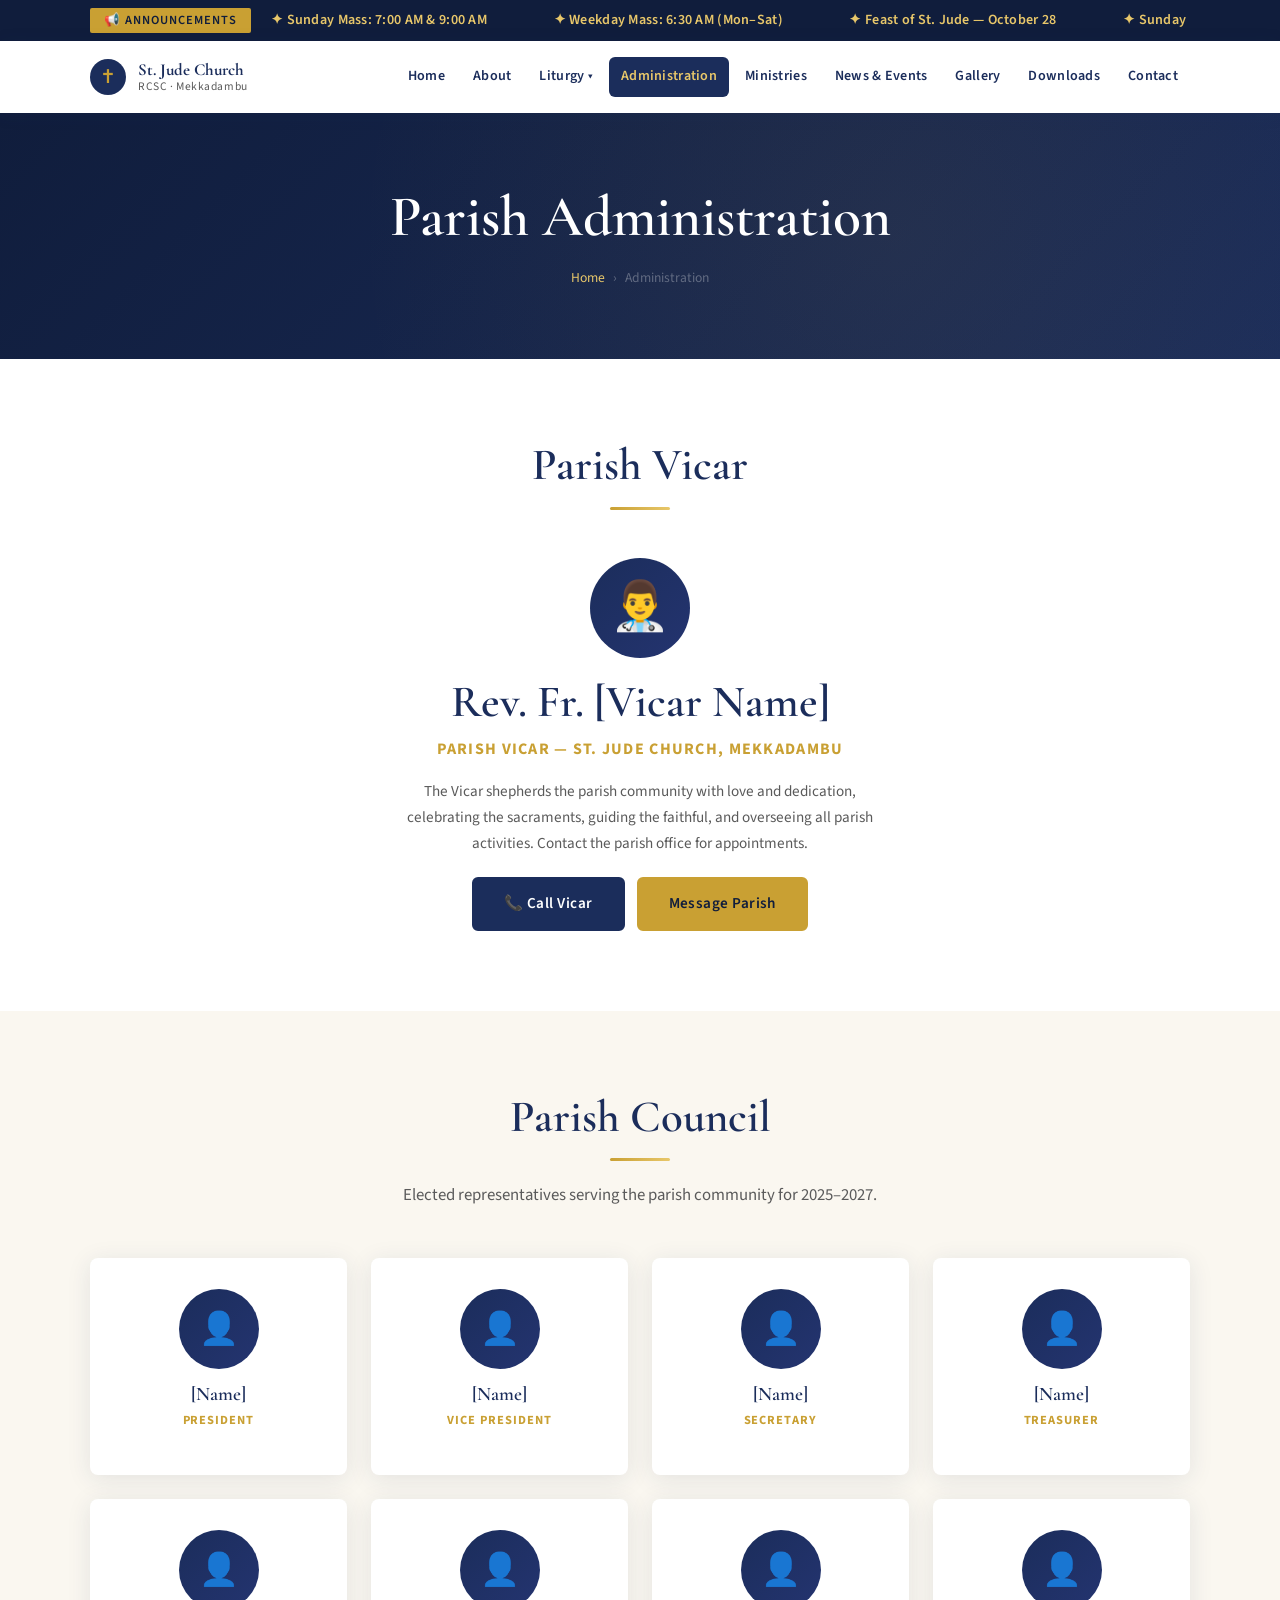
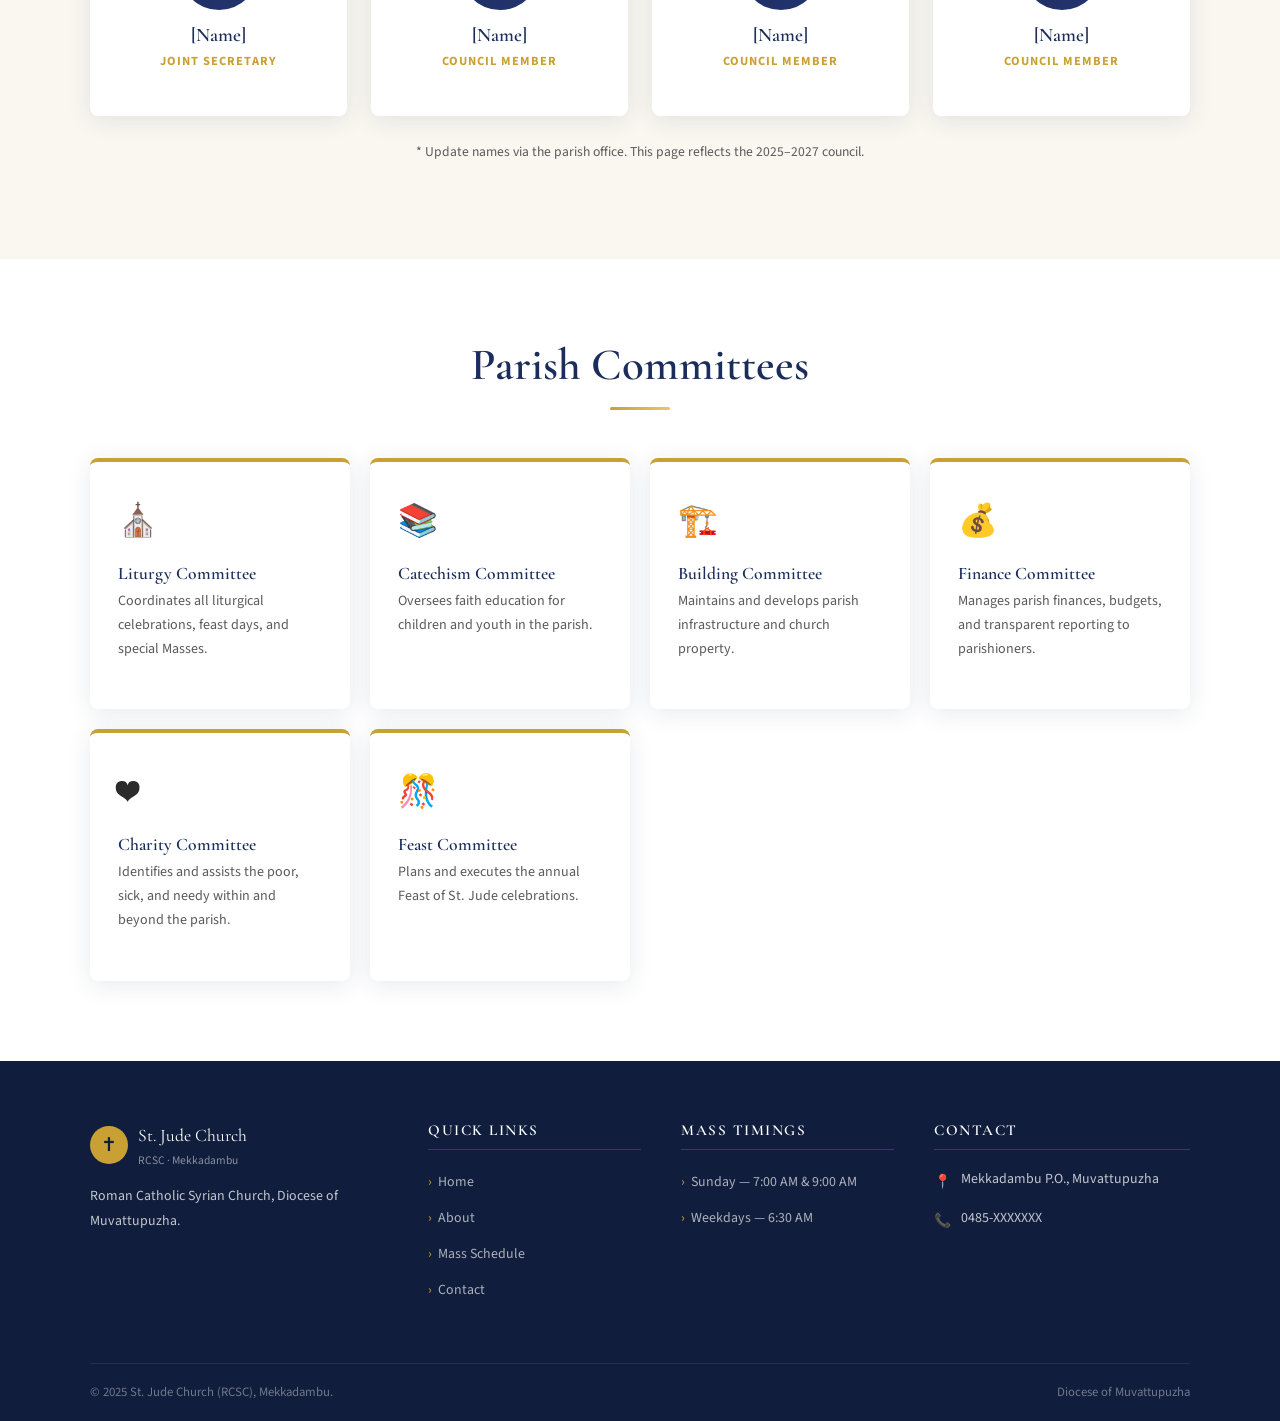
<file: administration.html>
<!DOCTYPE html>
<html lang="en">
<head>
  <meta charset="UTF-8" /><meta name="viewport" content="width=device-width, initial-scale=1.0" />
  <meta name="description" content="Parish Administration — St. Jude Church (RCSC), Mekkadambu." />
  <title>Administration — St. Jude Church (RCSC), Mekkadambu</title>
  <link rel="preconnect" href="https://fonts.googleapis.com" />
  <link rel="preconnect" href="https://fonts.gstatic.com" crossorigin />
  <link href="https://fonts.googleapis.com/css2?family=Cormorant+Garamond:ital,wght@0,400;0,600;0,700;1,400;1,600&family=Source+Sans+3:wght@400;600;700&display=swap" rel="stylesheet" />
  <link rel="stylesheet" href="css/style.css" />
</head>
<body>
<div class="ticker-wrap"><div class="container" style="display:flex;align-items:center;">
  <span class="ticker-label">📢 Announcements</span>
  <div class="ticker-inner" style="flex:1;overflow:hidden;"><div class="ticker-content">
    <span>✦ Sunday Mass: 7:00 AM &amp; 9:00 AM &nbsp;</span><span>✦ Weekday Mass: 6:30 AM (Mon–Sat) &nbsp;</span><span>✦ Feast of St. Jude — October 28 &nbsp;</span>
    <span>✦ Sunday Mass: 7:00 AM &amp; 9:00 AM &nbsp;</span><span>✦ Weekday Mass: 6:30 AM (Mon–Sat) &nbsp;</span><span>✦ Feast of St. Jude — October 28 &nbsp;</span>
  </div></div>
</div></div>

<header id="navbar"><div class="container nav-inner">
  <a href="index.html" class="nav-brand"><div class="cross-icon">✝</div><div class="nav-brand-text">
    <span class="nav-brand-name">St. Jude Church</span><span class="nav-brand-sub">RCSC · Mekkadambu</span>
  </div></a>
  <nav><ul class="nav-menu">
    <li><a href="index.html">Home</a></li><li><a href="about.html">About</a></li>
    <li class="nav-item"><a href="liturgy.html">Liturgy ▾</a><ul class="dropdown"><li><a href="liturgy.html">Mass Schedule</a></li><li><a href="liturgy.html#feast">Feast Days</a></li></ul></li>
    <li><a href="administration.html" class="active">Administration</a></li>
    <li><a href="ministries.html">Ministries</a></li><li><a href="news.html">News &amp; Events</a></li>
    <li><a href="gallery.html">Gallery</a></li><li><a href="downloads.html">Downloads</a></li><li><a href="contact.html">Contact</a></li>
  </ul></nav>
  <button class="nav-toggle" id="navToggle" aria-label="Toggle menu"><span></span><span></span><span></span></button>
</div></header>

<div class="page-hero"><div class="container">
  <h1>Parish Administration</h1>
  <nav class="breadcrumb"><a href="index.html">Home</a><span>›</span><span>Administration</span></nav>
</div></div>

<!-- Vicar -->
<section class="section bg-white">
  <div class="container">
    <div class="section-heading reveal"><h2>Parish Vicar</h2><div class="divider"></div></div>
    <div style="max-width:500px;margin:0 auto;text-align:center;" class="reveal">
      <div class="admin-avatar" style="width:100px;height:100px;margin:0 auto 18px;font-size:3rem;">👨‍⚕️</div>
      <h2 style="margin-bottom:6px;">Rev. Fr. [Vicar Name]</h2>
      <p class="admin-role" style="font-size:1rem;margin-bottom:16px;">Parish Vicar — St. Jude Church, Mekkadambu</p>
      <p style="color:var(--text-light);font-size:.95rem;">The Vicar shepherds the parish community with love and dedication, celebrating the sacraments, guiding the faithful, and overseeing all parish activities. Contact the parish office for appointments.</p>
      <div style="margin-top:20px;display:flex;gap:12px;justify-content:center;flex-wrap:wrap;">
        <a href="tel:+919XXXXXXXXX" class="btn btn-navy">📞 Call Vicar</a>
        <a href="contact.html" class="btn btn-primary">Message Parish</a>
      </div>
    </div>
  </div>
</section>

<!-- Parish Council -->
<section class="section bg-cream">
  <div class="container">
    <div class="section-heading reveal"><h2>Parish Council</h2><div class="divider"></div><p>Elected representatives serving the parish community for 2025–2027.</p></div>
    <div class="admin-grid">
      <div class="admin-card reveal"><div class="admin-avatar">👤</div><h4>[Name]</h4><p class="admin-role">President</p></div>
      <div class="admin-card reveal reveal-delay-1"><div class="admin-avatar">👤</div><h4>[Name]</h4><p class="admin-role">Vice President</p></div>
      <div class="admin-card reveal reveal-delay-2"><div class="admin-avatar">👤</div><h4>[Name]</h4><p class="admin-role">Secretary</p></div>
      <div class="admin-card reveal reveal-delay-3"><div class="admin-avatar">👤</div><h4>[Name]</h4><p class="admin-role">Treasurer</p></div>
      <div class="admin-card reveal"><div class="admin-avatar">👤</div><h4>[Name]</h4><p class="admin-role">Joint Secretary</p></div>
      <div class="admin-card reveal reveal-delay-1"><div class="admin-avatar">👤</div><h4>[Name]</h4><p class="admin-role">Council Member</p></div>
      <div class="admin-card reveal reveal-delay-2"><div class="admin-avatar">👤</div><h4>[Name]</h4><p class="admin-role">Council Member</p></div>
      <div class="admin-card reveal reveal-delay-3"><div class="admin-avatar">👤</div><h4>[Name]</h4><p class="admin-role">Council Member</p></div>
    </div>
    <p style="text-align:center;margin-top:24px;font-size:.85rem;color:var(--text-light);">* Update names via the parish office. This page reflects the 2025–2027 council.</p>
  </div>
</section>

<!-- Committees -->
<section class="section bg-white">
  <div class="container">
    <div class="section-heading reveal"><h2>Parish Committees</h2><div class="divider"></div></div>
    <div style="display:grid;grid-template-columns:repeat(auto-fit,minmax(240px,1fr));gap:20px;">
      <div class="mass-card reveal"><div class="mass-card-icon">⛪</div><h3 style="font-size:1.1rem;">Liturgy Committee</h3><p style="font-size:.88rem;color:var(--text-light);">Coordinates all liturgical celebrations, feast days, and special Masses.</p></div>
      <div class="mass-card reveal reveal-delay-1"><div class="mass-card-icon">📚</div><h3 style="font-size:1.1rem;">Catechism Committee</h3><p style="font-size:.88rem;color:var(--text-light);">Oversees faith education for children and youth in the parish.</p></div>
      <div class="mass-card reveal reveal-delay-2"><div class="mass-card-icon">🏗️</div><h3 style="font-size:1.1rem;">Building Committee</h3><p style="font-size:.88rem;color:var(--text-light);">Maintains and develops parish infrastructure and church property.</p></div>
      <div class="mass-card reveal reveal-delay-3"><div class="mass-card-icon">💰</div><h3 style="font-size:1.1rem;">Finance Committee</h3><p style="font-size:.88rem;color:var(--text-light);">Manages parish finances, budgets, and transparent reporting to parishioners.</p></div>
      <div class="mass-card reveal"><div class="mass-card-icon">❤️</div><h3 style="font-size:1.1rem;">Charity Committee</h3><p style="font-size:.88rem;color:var(--text-light);">Identifies and assists the poor, sick, and needy within and beyond the parish.</p></div>
      <div class="mass-card reveal reveal-delay-1"><div class="mass-card-icon">🎊</div><h3 style="font-size:1.1rem;">Feast Committee</h3><p style="font-size:.88rem;color:var(--text-light);">Plans and executes the annual Feast of St. Jude celebrations.</p></div>
    </div>
  </div>
</section>

<footer>
  <div class="container"><div class="footer-grid">
    <div class="footer-brand"><div style="display:flex;align-items:center;gap:10px;margin-bottom:14px;">
      <div style="width:38px;height:38px;background:var(--gold);border-radius:50%;display:flex;align-items:center;justify-content:center;font-size:1.2rem;color:var(--navy-dark);">✝</div>
      <div><span style="font-family:var(--ff-display);font-size:1.1rem;color:var(--white);display:block;">St. Jude Church</span><span style="font-size:0.72rem;color:rgba(255,255,255,0.5);display:block;">RCSC · Mekkadambu</span></div>
    </div><p>Roman Catholic Syrian Church, Diocese of Muvattupuzha.</p></div>
    <div class="footer-col"><h4>Quick Links</h4><ul><li><a href="index.html">Home</a></li><li><a href="about.html">About</a></li><li><a href="liturgy.html">Mass Schedule</a></li><li><a href="contact.html">Contact</a></li></ul></div>
    <div class="footer-col"><h4>Mass Timings</h4><ul><li><a href="liturgy.html">Sunday — 7:00 AM &amp; 9:00 AM</a></li><li><a href="liturgy.html">Weekdays — 6:30 AM</a></li></ul></div>
    <div class="footer-col footer-contact"><h4>Contact</h4><p><span class="icon">📍</span>Mekkadambu P.O., Muvattupuzha</p><p><span class="icon">📞</span>0485-XXXXXXX</p></div>
  </div></div>
  <div class="container"><div class="footer-bottom"><p>© 2025 St. Jude Church (RCSC), Mekkadambu.</p><p>Diocese of Muvattupuzha</p></div></div>
</footer>
<button id="scrollTop" aria-label="Scroll to top">↑</button>
<script src="js/main.js"></script>
</body>
</html>
</file>
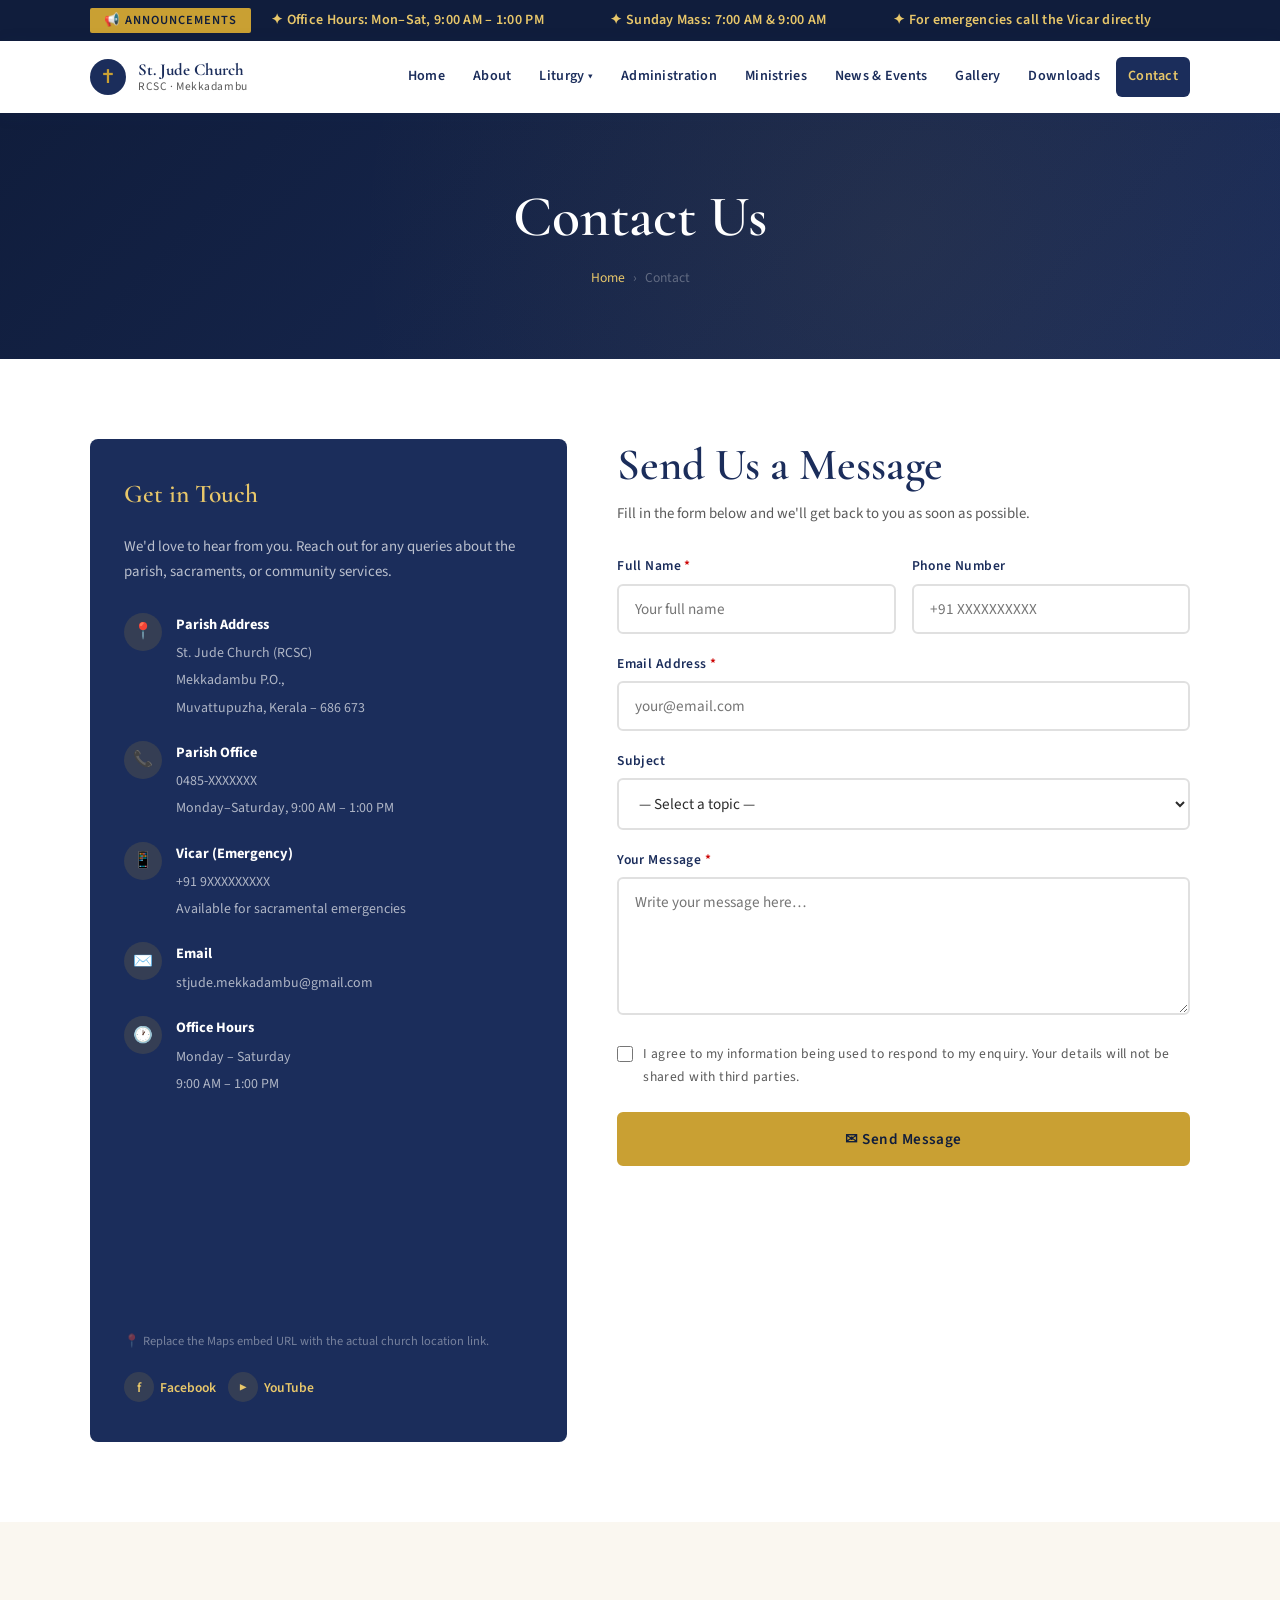
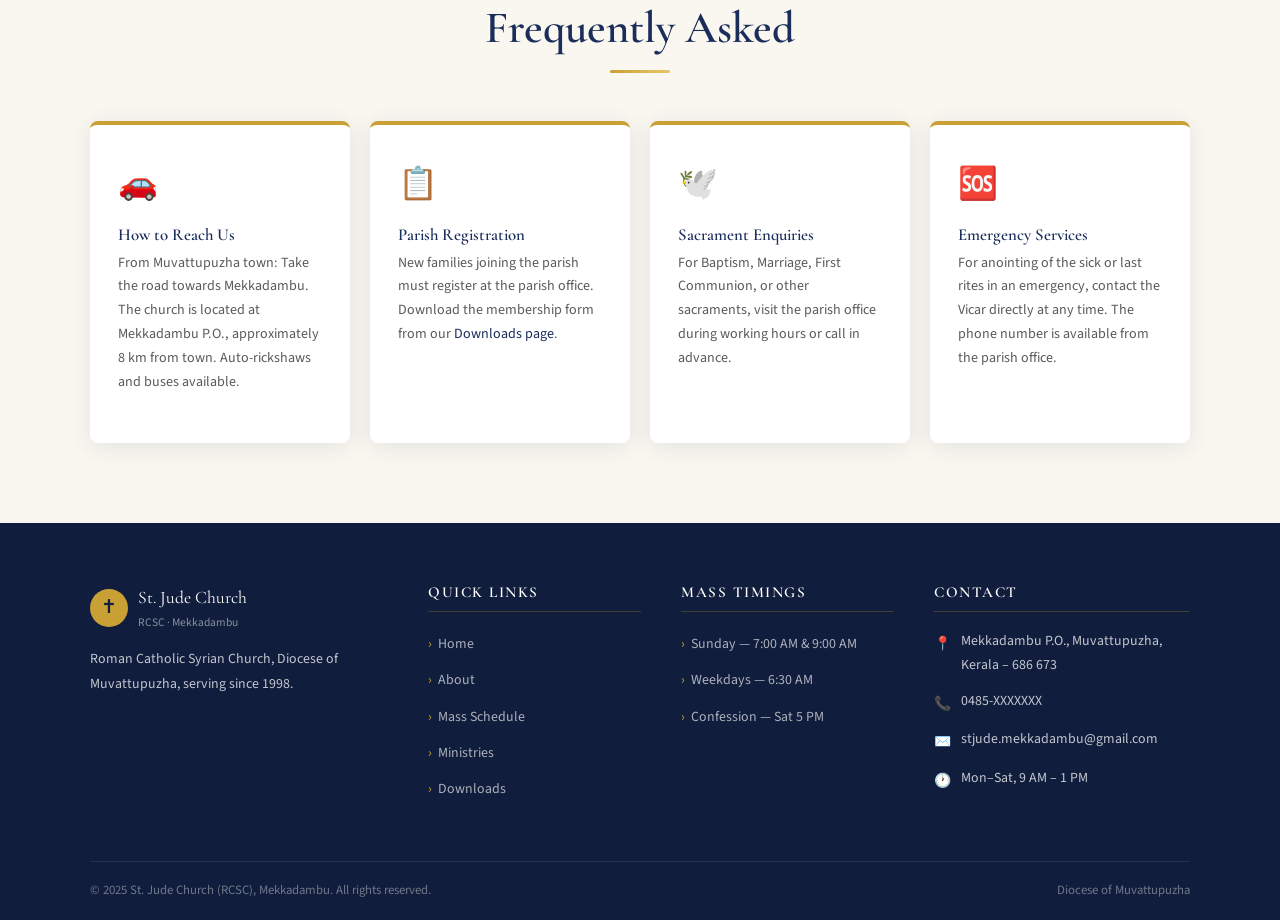
<file: contact.html>
<!DOCTYPE html>
<html lang="en">
<head>
  <meta charset="UTF-8" /><meta name="viewport" content="width=device-width, initial-scale=1.0" />
  <meta name="description" content="Contact St. Jude Church (RCSC), Mekkadambu. Address, phone, and contact form." />
  <title>Contact — St. Jude Church (RCSC), Mekkadambu</title>
  <link rel="preconnect" href="https://fonts.googleapis.com" />
  <link rel="preconnect" href="https://fonts.gstatic.com" crossorigin />
  <link href="https://fonts.googleapis.com/css2?family=Cormorant+Garamond:ital,wght@0,400;0,600;0,700;1,400;1,600&family=Source+Sans+3:wght@400;600;700&display=swap" rel="stylesheet" />
  <link rel="stylesheet" href="css/style.css" />
</head>
<body>

<div class="ticker-wrap"><div class="container" style="display:flex;align-items:center;">
  <span class="ticker-label">📢 Announcements</span>
  <div class="ticker-inner" style="flex:1;overflow:hidden;"><div class="ticker-content">
    <span>✦ Office Hours: Mon–Sat, 9:00 AM – 1:00 PM &nbsp;</span>
    <span>✦ Sunday Mass: 7:00 AM &amp; 9:00 AM &nbsp;</span>
    <span>✦ For emergencies call the Vicar directly &nbsp;</span>
    <span>✦ Office Hours: Mon–Sat, 9:00 AM – 1:00 PM &nbsp;</span>
    <span>✦ Sunday Mass: 7:00 AM &amp; 9:00 AM &nbsp;</span>
    <span>✦ For emergencies call the Vicar directly &nbsp;</span>
  </div></div>
</div></div>

<header id="navbar"><div class="container nav-inner">
  <a href="index.html" class="nav-brand"><div class="cross-icon">✝</div><div class="nav-brand-text">
    <span class="nav-brand-name">St. Jude Church</span><span class="nav-brand-sub">RCSC · Mekkadambu</span>
  </div></a>
  <nav><ul class="nav-menu">
    <li><a href="index.html">Home</a></li><li><a href="about.html">About</a></li>
    <li class="nav-item"><a href="liturgy.html">Liturgy ▾</a>
      <ul class="dropdown"><li><a href="liturgy.html">Mass Schedule</a></li><li><a href="liturgy.html#feast">Feast Days</a></li></ul>
    </li>
    <li><a href="administration.html">Administration</a></li>
    <li><a href="ministries.html">Ministries</a></li>
    <li><a href="news.html">News &amp; Events</a></li>
    <li><a href="gallery.html">Gallery</a></li>
    <li><a href="downloads.html">Downloads</a></li>
    <li><a href="contact.html" class="active">Contact</a></li>
  </ul></nav>
  <button class="nav-toggle" id="navToggle" aria-label="Toggle menu"><span></span><span></span><span></span></button>
</div></header>

<div class="page-hero"><div class="container">
  <h1>Contact Us</h1>
  <nav class="breadcrumb"><a href="index.html">Home</a><span>›</span><span>Contact</span></nav>
</div></div>

<!-- ══ CONTACT MAIN ══ -->
<section class="section bg-white">
  <div class="container">
    <div class="contact-grid">

      <!-- Info Card -->
      <div class="contact-info-card reveal">
        <h3>Get in Touch</h3>
        <p style="color:rgba(255,255,255,0.7);margin-bottom:28px;font-size:.93rem;">
          We'd love to hear from you. Reach out for any queries about the parish, 
          sacraments, or community services.
        </p>

        <div class="contact-detail">
          <div class="icon-box">📍</div>
          <div class="detail-text">
            <strong>Parish Address</strong>
            <span>St. Jude Church (RCSC)<br>Mekkadambu P.O.,<br>Muvattupuzha, Kerala – 686 673</span>
          </div>
        </div>

        <div class="contact-detail">
          <div class="icon-box">📞</div>
          <div class="detail-text">
            <strong>Parish Office</strong>
            <span>0485-XXXXXXX<br>Monday–Saturday, 9:00 AM – 1:00 PM</span>
          </div>
        </div>

        <div class="contact-detail">
          <div class="icon-box">📱</div>
          <div class="detail-text">
            <strong>Vicar (Emergency)</strong>
            <span>+91 9XXXXXXXXX<br>Available for sacramental emergencies</span>
          </div>
        </div>

        <div class="contact-detail">
          <div class="icon-box">✉️</div>
          <div class="detail-text">
            <strong>Email</strong>
            <span>stjude.mekkadambu@gmail.com</span>
          </div>
        </div>

        <div class="contact-detail">
          <div class="icon-box">🕐</div>
          <div class="detail-text">
            <strong>Office Hours</strong>
            <span>Monday – Saturday<br>9:00 AM – 1:00 PM</span>
          </div>
        </div>

        <!-- Embedded Google Map -->
        <div style="margin-top:24px;border-radius:8px;overflow:hidden;height:200px;">
          <!--
            REPLACE THIS with actual Google Maps embed:
            Go to Google Maps → Search "St Jude Church Mekkadambu"
            → Share → Embed a map → Copy the iframe code → Paste here
          -->
          <iframe
            src="https://www.google.com/maps/embed?pb=!1m18!1m12!1m3!1d31378.0!2d76.57!3d9.98!2m3!1f0!2f0!3f0!3m2!1i1024!2i768!4f13.1!3m3!1m2!1s0x0%3A0x0!2zMTPCsDU4JzQ4LjAiTiA3NsKwMzQnMTIuMCJF!5e0!3m2!1sen!2sin!4v1700000000000!5m2!1sen!2sin"
            width="100%" height="200"
            style="border:0;" allowfullscreen="" loading="lazy"
            referrerpolicy="no-referrer-when-downgrade"
            title="St. Jude Church location map">
          </iframe>
        </div>
        <p style="margin-top:10px;font-size:0.78rem;color:rgba(255,255,255,0.4);">
          📍 Replace the Maps embed URL with the actual church location link.
        </p>

        <!-- Social Links -->
        <div style="margin-top:20px;display:flex;gap:12px;">
          <a href="#" style="display:flex;align-items:center;gap:6px;color:var(--gold-light);font-size:.85rem;font-weight:600;">
            <span style="width:30px;height:30px;background:rgba(201,160,51,.15);border-radius:50%;display:flex;align-items:center;justify-content:center;">f</span>Facebook
          </a>
          <a href="#" style="display:flex;align-items:center;gap:6px;color:var(--gold-light);font-size:.85rem;font-weight:600;">
            <span style="width:30px;height:30px;background:rgba(201,160,51,.15);border-radius:50%;display:flex;align-items:center;justify-content:center;">▶</span>YouTube
          </a>
        </div>
      </div>

      <!-- Contact Form -->
      <div class="contact-form reveal reveal-delay-2">
        <h2 style="margin-bottom:8px;">Send Us a Message</h2>
        <p style="color:var(--text-light);margin-bottom:28px;font-size:.93rem;">
          Fill in the form below and we'll get back to you as soon as possible.
        </p>

        <form id="contactForm" novalidate>
          <div class="form-row">
            <div class="form-group">
              <label for="fname">Full Name <span style="color:#c00;">*</span></label>
              <input type="text" id="fname" name="name" class="form-control" placeholder="Your full name" required />
            </div>
            <div class="form-group">
              <label for="fphone">Phone Number</label>
              <input type="tel" id="fphone" name="phone" class="form-control" placeholder="+91 XXXXXXXXXX" />
            </div>
          </div>

          <div class="form-group">
            <label for="femail">Email Address <span style="color:#c00;">*</span></label>
            <input type="email" id="femail" name="email" class="form-control" placeholder="your@email.com" required />
          </div>

          <div class="form-group">
            <label for="fsubject">Subject</label>
            <select id="fsubject" name="subject" class="form-control">
              <option value="">— Select a topic —</option>
              <option value="mass">Mass Timings / Schedule</option>
              <option value="baptism">Baptism Registration</option>
              <option value="marriage">Marriage Enquiry</option>
              <option value="catechism">Catechism Enrollment</option>
              <option value="ministry">Ministry / KCYM</option>
              <option value="general">General Enquiry</option>
              <option value="other">Other</option>
            </select>
          </div>

          <div class="form-group">
            <label for="fmessage">Your Message <span style="color:#c00;">*</span></label>
            <textarea id="fmessage" name="message" class="form-control" placeholder="Write your message here…" rows="5" required></textarea>
          </div>

          <div class="form-group" style="display:flex;align-items:flex-start;gap:10px;">
            <input type="checkbox" id="fconsent" name="consent" style="margin-top:4px;width:16px;height:16px;flex-shrink:0;" />
            <label for="fconsent" style="font-size:.85rem;color:var(--text-light);font-weight:400;cursor:pointer;">
              I agree to my information being used to respond to my enquiry. 
              Your details will not be shared with third parties.
            </label>
          </div>

          <button type="submit" class="btn btn-primary" style="width:100%;justify-content:center;padding:14px;">
            ✉ Send Message
          </button>
        </form>
      </div>
    </div>
  </div>
</section>

<!-- ══ QUICK INFO CARDS ══ -->
<section class="section bg-cream">
  <div class="container">
    <div class="section-heading reveal">
      <h2>Frequently Asked</h2>
      <div class="divider"></div>
    </div>
    <div style="display:grid;grid-template-columns:repeat(auto-fit,minmax(240px,1fr));gap:20px;">
      <div class="mass-card reveal">
        <div class="mass-card-icon">🚗</div>
        <h3 style="font-size:1.05rem;">How to Reach Us</h3>
        <p style="font-size:.88rem;color:var(--text-light);">
          From Muvattupuzha town: Take the road towards Mekkadambu. The church is located at 
          Mekkadambu P.O., approximately 8 km from town. Auto-rickshaws and buses available.
        </p>
      </div>
      <div class="mass-card reveal reveal-delay-1">
        <div class="mass-card-icon">📋</div>
        <h3 style="font-size:1.05rem;">Parish Registration</h3>
        <p style="font-size:.88rem;color:var(--text-light);">
          New families joining the parish must register at the parish office. 
          Download the membership form from our <a href="downloads.html">Downloads page</a>.
        </p>
      </div>
      <div class="mass-card reveal reveal-delay-2">
        <div class="mass-card-icon">🕊️</div>
        <h3 style="font-size:1.05rem;">Sacrament Enquiries</h3>
        <p style="font-size:.88rem;color:var(--text-light);">
          For Baptism, Marriage, First Communion, or other sacraments, 
          visit the parish office during working hours or call in advance.
        </p>
      </div>
      <div class="mass-card reveal reveal-delay-3">
        <div class="mass-card-icon">🆘</div>
        <h3 style="font-size:1.05rem;">Emergency Services</h3>
        <p style="font-size:.88rem;color:var(--text-light);">
          For anointing of the sick or last rites in an emergency, 
          contact the Vicar directly at any time. The phone number is available from the parish office.
        </p>
      </div>
    </div>
  </div>
</section>

<!-- Footer -->
<footer>
  <div class="container"><div class="footer-grid">
    <div class="footer-brand">
      <div style="display:flex;align-items:center;gap:10px;margin-bottom:14px;">
        <div style="width:38px;height:38px;background:var(--gold);border-radius:50%;display:flex;align-items:center;justify-content:center;font-size:1.2rem;color:var(--navy-dark);">✝</div>
        <div><span style="font-family:var(--ff-display);font-size:1.1rem;color:var(--white);display:block;">St. Jude Church</span>
        <span style="font-size:0.72rem;color:rgba(255,255,255,0.5);display:block;">RCSC · Mekkadambu</span></div>
      </div>
      <p>Roman Catholic Syrian Church, Diocese of Muvattupuzha, serving since 1998.</p>
    </div>
    <div class="footer-col"><h4>Quick Links</h4><ul>
      <li><a href="index.html">Home</a></li><li><a href="about.html">About</a></li>
      <li><a href="liturgy.html">Mass Schedule</a></li><li><a href="ministries.html">Ministries</a></li>
      <li><a href="downloads.html">Downloads</a></li>
    </ul></div>
    <div class="footer-col"><h4>Mass Timings</h4><ul>
      <li><a href="liturgy.html">Sunday — 7:00 AM &amp; 9:00 AM</a></li>
      <li><a href="liturgy.html">Weekdays — 6:30 AM</a></li>
      <li><a href="liturgy.html">Confession — Sat 5 PM</a></li>
    </ul></div>
    <div class="footer-col footer-contact"><h4>Contact</h4>
      <p><span class="icon">📍</span>Mekkadambu P.O., Muvattupuzha, Kerala – 686 673</p>
      <p><span class="icon">📞</span>0485-XXXXXXX</p>
      <p><span class="icon">✉️</span>stjude.mekkadambu@gmail.com</p>
      <p><span class="icon">🕐</span>Mon–Sat, 9 AM – 1 PM</p>
    </div>
  </div></div>
  <div class="container"><div class="footer-bottom">
    <p>© 2025 St. Jude Church (RCSC), Mekkadambu. All rights reserved.</p>
    <p>Diocese of Muvattupuzha</p>
  </div></div>
</footer>

<button id="scrollTop" aria-label="Scroll to top">↑</button>
<script src="js/main.js"></script>
</body>
</html>
</file>
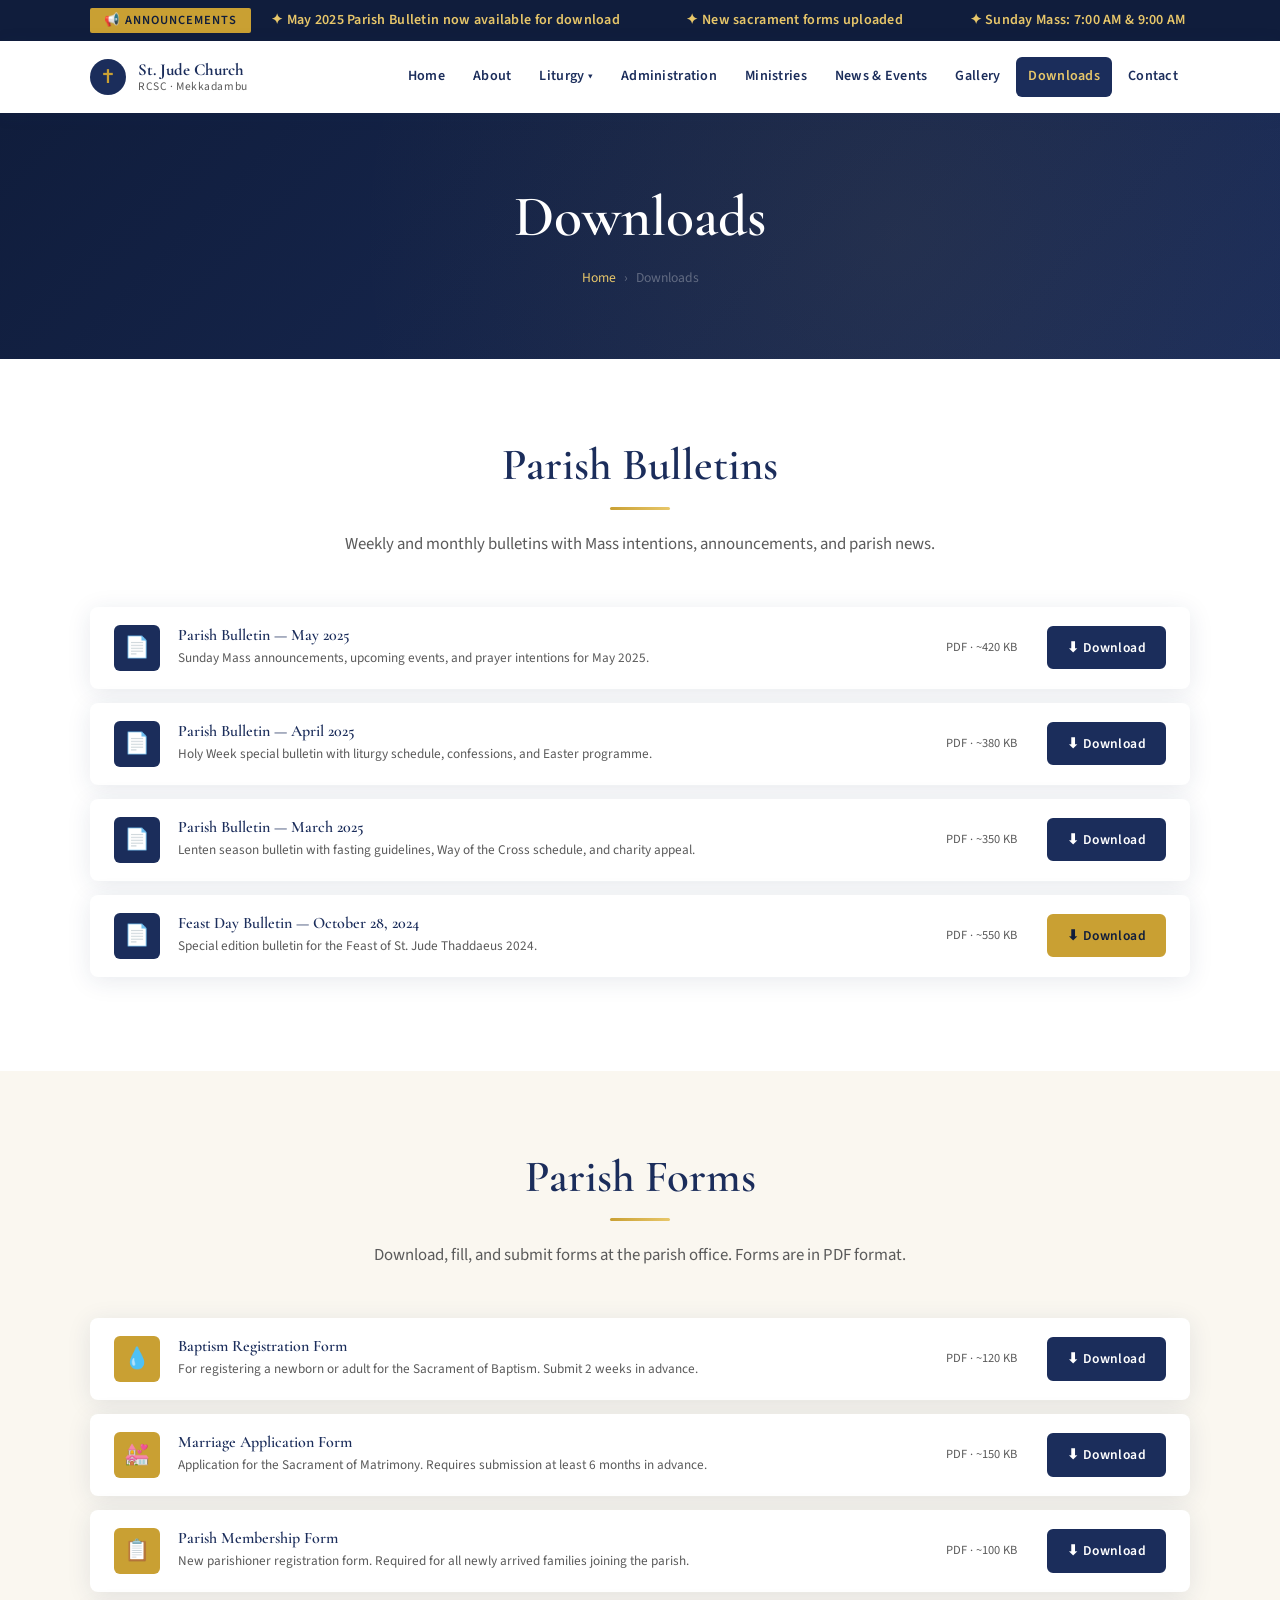
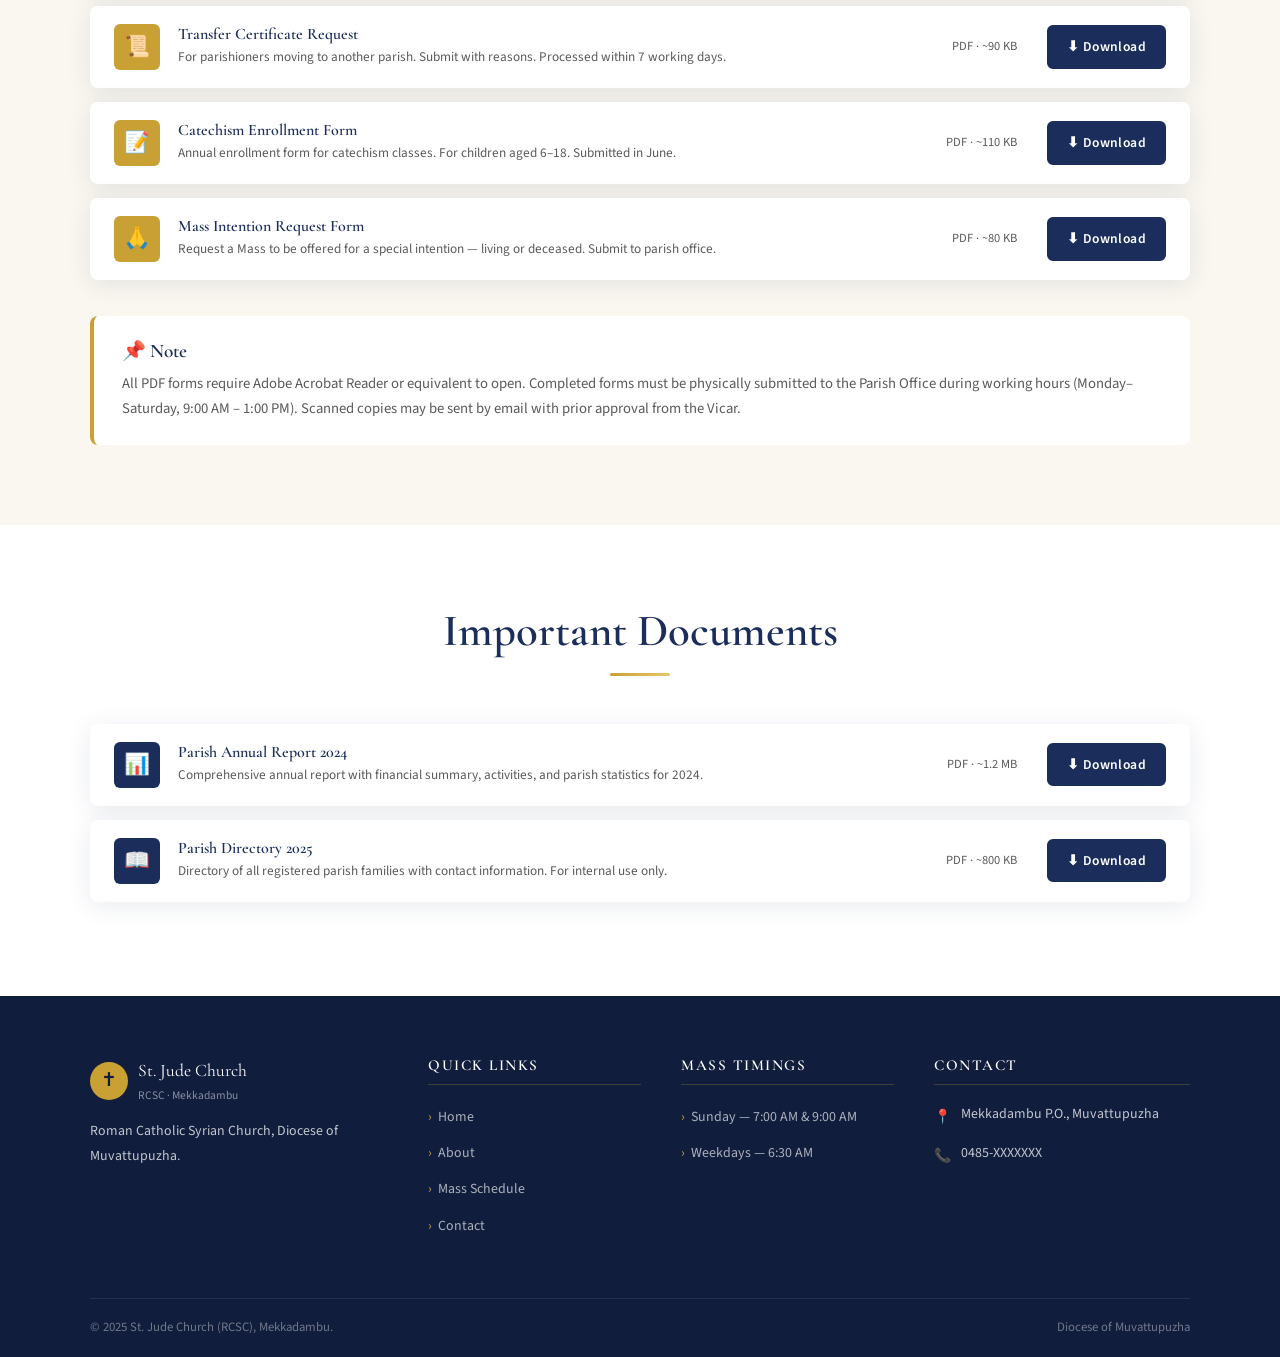
<file: downloads.html>
<!DOCTYPE html>
<html lang="en">
<head>
  <meta charset="UTF-8" /><meta name="viewport" content="width=device-width, initial-scale=1.0" />
  <title>Downloads — St. Jude Church (RCSC), Mekkadambu</title>
  <link rel="preconnect" href="https://fonts.googleapis.com" />
  <link rel="preconnect" href="https://fonts.gstatic.com" crossorigin />
  <link href="https://fonts.googleapis.com/css2?family=Cormorant+Garamond:ital,wght@0,400;0,600;0,700;1,400;1,600&family=Source+Sans+3:wght@400;600;700&display=swap" rel="stylesheet" />
  <link rel="stylesheet" href="css/style.css" />
</head>
<body>

<div class="ticker-wrap"><div class="container" style="display:flex;align-items:center;">
  <span class="ticker-label">📢 Announcements</span>
  <div class="ticker-inner" style="flex:1;overflow:hidden;"><div class="ticker-content">
    <span>✦ May 2025 Parish Bulletin now available for download &nbsp;</span>
    <span>✦ New sacrament forms uploaded &nbsp;</span>
    <span>✦ Sunday Mass: 7:00 AM &amp; 9:00 AM &nbsp;</span>
    <span>✦ May 2025 Parish Bulletin now available for download &nbsp;</span>
    <span>✦ New sacrament forms uploaded &nbsp;</span>
    <span>✦ Sunday Mass: 7:00 AM &amp; 9:00 AM &nbsp;</span>
  </div></div>
</div></div>

<header id="navbar"><div class="container nav-inner">
  <a href="index.html" class="nav-brand"><div class="cross-icon">✝</div><div class="nav-brand-text">
    <span class="nav-brand-name">St. Jude Church</span><span class="nav-brand-sub">RCSC · Mekkadambu</span>
  </div></a>
  <nav><ul class="nav-menu">
    <li><a href="index.html">Home</a></li><li><a href="about.html">About</a></li>
    <li class="nav-item"><a href="liturgy.html">Liturgy ▾</a>
      <ul class="dropdown"><li><a href="liturgy.html">Mass Schedule</a></li><li><a href="liturgy.html#feast">Feast Days</a></li></ul>
    </li>
    <li><a href="administration.html">Administration</a></li>
    <li><a href="ministries.html">Ministries</a></li>
    <li><a href="news.html">News &amp; Events</a></li>
    <li><a href="gallery.html">Gallery</a></li>
    <li><a href="downloads.html" class="active">Downloads</a></li>
    <li><a href="contact.html">Contact</a></li>
  </ul></nav>
  <button class="nav-toggle" id="navToggle" aria-label="Toggle menu"><span></span><span></span><span></span></button>
</div></header>

<div class="page-hero"><div class="container">
  <h1>Downloads</h1>
  <nav class="breadcrumb"><a href="index.html">Home</a><span>›</span><span>Downloads</span></nav>
</div></div>

<!-- ══ BULLETINS ══ -->
<section class="section bg-white">
  <div class="container">
    <div class="section-heading reveal">
      <h2>Parish Bulletins</h2>
      <div class="divider"></div>
      <p>Weekly and monthly bulletins with Mass intentions, announcements, and parish news.</p>
    </div>

    <div class="reveal">
      <!-- Bulletin 1 -->
      <div class="download-card">
        <div class="download-icon">📄</div>
        <div class="download-info">
          <h4>Parish Bulletin — May 2025</h4>
          <p>Sunday Mass announcements, upcoming events, and prayer intentions for May 2025.</p>
        </div>
        <span class="download-size">PDF · ~420 KB</span>
        <a href="downloads/bulletin-may-2025.pdf" download class="btn btn-navy" style="padding:8px 18px;font-size:.85rem;">⬇ Download</a>
      </div>

      <div class="download-card">
        <div class="download-icon">📄</div>
        <div class="download-info">
          <h4>Parish Bulletin — April 2025</h4>
          <p>Holy Week special bulletin with liturgy schedule, confessions, and Easter programme.</p>
        </div>
        <span class="download-size">PDF · ~380 KB</span>
        <a href="downloads/bulletin-apr-2025.pdf" download class="btn btn-navy" style="padding:8px 18px;font-size:.85rem;">⬇ Download</a>
      </div>

      <div class="download-card">
        <div class="download-icon">📄</div>
        <div class="download-info">
          <h4>Parish Bulletin — March 2025</h4>
          <p>Lenten season bulletin with fasting guidelines, Way of the Cross schedule, and charity appeal.</p>
        </div>
        <span class="download-size">PDF · ~350 KB</span>
        <a href="downloads/bulletin-mar-2025.pdf" download class="btn btn-navy" style="padding:8px 18px;font-size:.85rem;">⬇ Download</a>
      </div>

      <div class="download-card">
        <div class="download-icon">📄</div>
        <div class="download-info">
          <h4>Feast Day Bulletin — October 28, 2024</h4>
          <p>Special edition bulletin for the Feast of St. Jude Thaddaeus 2024.</p>
        </div>
        <span class="download-size">PDF · ~550 KB</span>
        <a href="downloads/bulletin-feast-2024.pdf" download class="btn btn-primary" style="padding:8px 18px;font-size:.85rem;">⬇ Download</a>
      </div>
    </div>
  </div>
</section>

<!-- ══ FORMS ══ -->
<section class="section bg-cream">
  <div class="container">
    <div class="section-heading reveal">
      <h2>Parish Forms</h2>
      <div class="divider"></div>
      <p>Download, fill, and submit forms at the parish office. Forms are in PDF format.</p>
    </div>

    <div class="reveal">
      <div class="download-card">
        <div class="download-icon" style="background:var(--gold);color:var(--navy-dark);">💧</div>
        <div class="download-info">
          <h4>Baptism Registration Form</h4>
          <p>For registering a newborn or adult for the Sacrament of Baptism. Submit 2 weeks in advance.</p>
        </div>
        <span class="download-size">PDF · ~120 KB</span>
        <a href="downloads/form-baptism.pdf" download class="btn btn-navy" style="padding:8px 18px;font-size:.85rem;">⬇ Download</a>
      </div>

      <div class="download-card">
        <div class="download-icon" style="background:var(--gold);color:var(--navy-dark);">💒</div>
        <div class="download-info">
          <h4>Marriage Application Form</h4>
          <p>Application for the Sacrament of Matrimony. Requires submission at least 6 months in advance.</p>
        </div>
        <span class="download-size">PDF · ~150 KB</span>
        <a href="downloads/form-marriage.pdf" download class="btn btn-navy" style="padding:8px 18px;font-size:.85rem;">⬇ Download</a>
      </div>

      <div class="download-card">
        <div class="download-icon" style="background:var(--gold);color:var(--navy-dark);">📋</div>
        <div class="download-info">
          <h4>Parish Membership Form</h4>
          <p>New parishioner registration form. Required for all newly arrived families joining the parish.</p>
        </div>
        <span class="download-size">PDF · ~100 KB</span>
        <a href="downloads/form-membership.pdf" download class="btn btn-navy" style="padding:8px 18px;font-size:.85rem;">⬇ Download</a>
      </div>

      <div class="download-card">
        <div class="download-icon" style="background:var(--gold);color:var(--navy-dark);">📜</div>
        <div class="download-info">
          <h4>Transfer Certificate Request</h4>
          <p>For parishioners moving to another parish. Submit with reasons. Processed within 7 working days.</p>
        </div>
        <span class="download-size">PDF · ~90 KB</span>
        <a href="downloads/form-transfer.pdf" download class="btn btn-navy" style="padding:8px 18px;font-size:.85rem;">⬇ Download</a>
      </div>

      <div class="download-card">
        <div class="download-icon" style="background:var(--gold);color:var(--navy-dark);">📝</div>
        <div class="download-info">
          <h4>Catechism Enrollment Form</h4>
          <p>Annual enrollment form for catechism classes. For children aged 6–18. Submitted in June.</p>
        </div>
        <span class="download-size">PDF · ~110 KB</span>
        <a href="downloads/form-catechism.pdf" download class="btn btn-navy" style="padding:8px 18px;font-size:.85rem;">⬇ Download</a>
      </div>

      <div class="download-card">
        <div class="download-icon" style="background:var(--gold);color:var(--navy-dark);">🙏</div>
        <div class="download-info">
          <h4>Mass Intention Request Form</h4>
          <p>Request a Mass to be offered for a special intention — living or deceased. Submit to parish office.</p>
        </div>
        <span class="download-size">PDF · ~80 KB</span>
        <a href="downloads/form-mass-intention.pdf" download class="btn btn-navy" style="padding:8px 18px;font-size:.85rem;">⬇ Download</a>
      </div>
    </div>

    <!-- Upload Note -->
    <div style="margin-top:36px;background:var(--white);border-radius:8px;padding:24px 28px;border-left:4px solid var(--gold);" class="reveal">
      <h4>📌 Note</h4>
      <p style="margin:8px 0 0;color:var(--text-light);font-size:.92rem;">
        All PDF forms require Adobe Acrobat Reader or equivalent to open. 
        Completed forms must be physically submitted to the Parish Office during working hours 
        (Monday–Saturday, 9:00 AM – 1:00 PM). Scanned copies may be sent by email with prior approval from the Vicar.
      </p>
    </div>
  </div>
</section>

<!-- ══ DOCUMENTS ══ -->
<section class="section bg-white">
  <div class="container">
    <div class="section-heading reveal">
      <h2>Important Documents</h2>
      <div class="divider"></div>
    </div>
    <div class="reveal">
      <div class="download-card">
        <div class="download-icon">📊</div>
        <div class="download-info">
          <h4>Parish Annual Report 2024</h4>
          <p>Comprehensive annual report with financial summary, activities, and parish statistics for 2024.</p>
        </div>
        <span class="download-size">PDF · ~1.2 MB</span>
        <a href="downloads/annual-report-2024.pdf" download class="btn btn-navy" style="padding:8px 18px;font-size:.85rem;">⬇ Download</a>
      </div>

      <div class="download-card">
        <div class="download-icon">📖</div>
        <div class="download-info">
          <h4>Parish Directory 2025</h4>
          <p>Directory of all registered parish families with contact information. For internal use only.</p>
        </div>
        <span class="download-size">PDF · ~800 KB</span>
        <a href="downloads/parish-directory-2025.pdf" download class="btn btn-navy" style="padding:8px 18px;font-size:.85rem;">⬇ Download</a>
      </div>
    </div>
  </div>
</section>

<!-- Footer -->
<footer>
  <div class="container"><div class="footer-grid">
    <div class="footer-brand">
      <div style="display:flex;align-items:center;gap:10px;margin-bottom:14px;">
        <div style="width:38px;height:38px;background:var(--gold);border-radius:50%;display:flex;align-items:center;justify-content:center;font-size:1.2rem;color:var(--navy-dark);">✝</div>
        <div><span style="font-family:var(--ff-display);font-size:1.1rem;color:var(--white);display:block;">St. Jude Church</span>
        <span style="font-size:0.72rem;color:rgba(255,255,255,0.5);display:block;">RCSC · Mekkadambu</span></div>
      </div>
      <p>Roman Catholic Syrian Church, Diocese of Muvattupuzha.</p>
    </div>
    <div class="footer-col"><h4>Quick Links</h4><ul>
      <li><a href="index.html">Home</a></li><li><a href="about.html">About</a></li>
      <li><a href="liturgy.html">Mass Schedule</a></li><li><a href="contact.html">Contact</a></li>
    </ul></div>
    <div class="footer-col"><h4>Mass Timings</h4><ul>
      <li><a href="liturgy.html">Sunday — 7:00 AM &amp; 9:00 AM</a></li>
      <li><a href="liturgy.html">Weekdays — 6:30 AM</a></li>
    </ul></div>
    <div class="footer-col footer-contact"><h4>Contact</h4>
      <p><span class="icon">📍</span>Mekkadambu P.O., Muvattupuzha</p>
      <p><span class="icon">📞</span>0485-XXXXXXX</p>
    </div>
  </div></div>
  <div class="container"><div class="footer-bottom">
    <p>© 2025 St. Jude Church (RCSC), Mekkadambu.</p>
    <p>Diocese of Muvattupuzha</p>
  </div></div>
</footer>

<button id="scrollTop" aria-label="Scroll to top">↑</button>
<script src="js/main.js"></script>
</body>
</html>
</file>
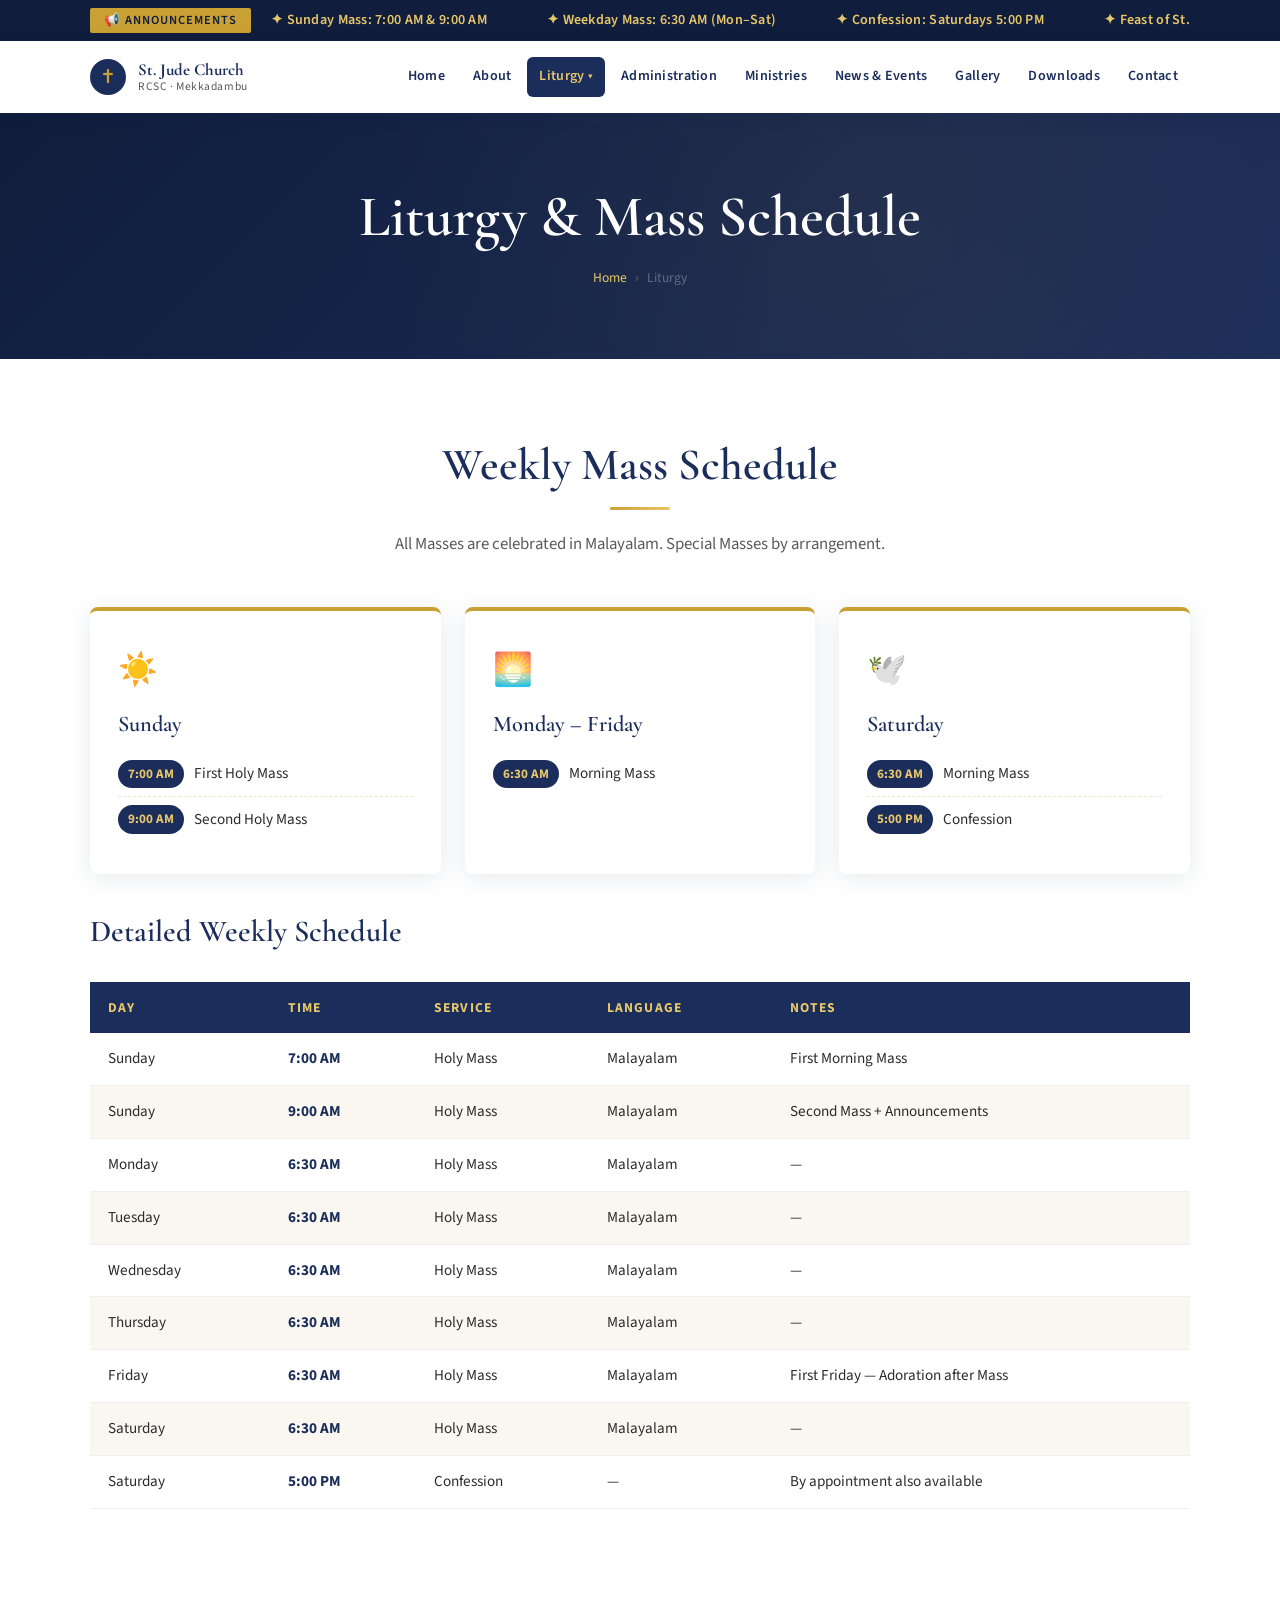
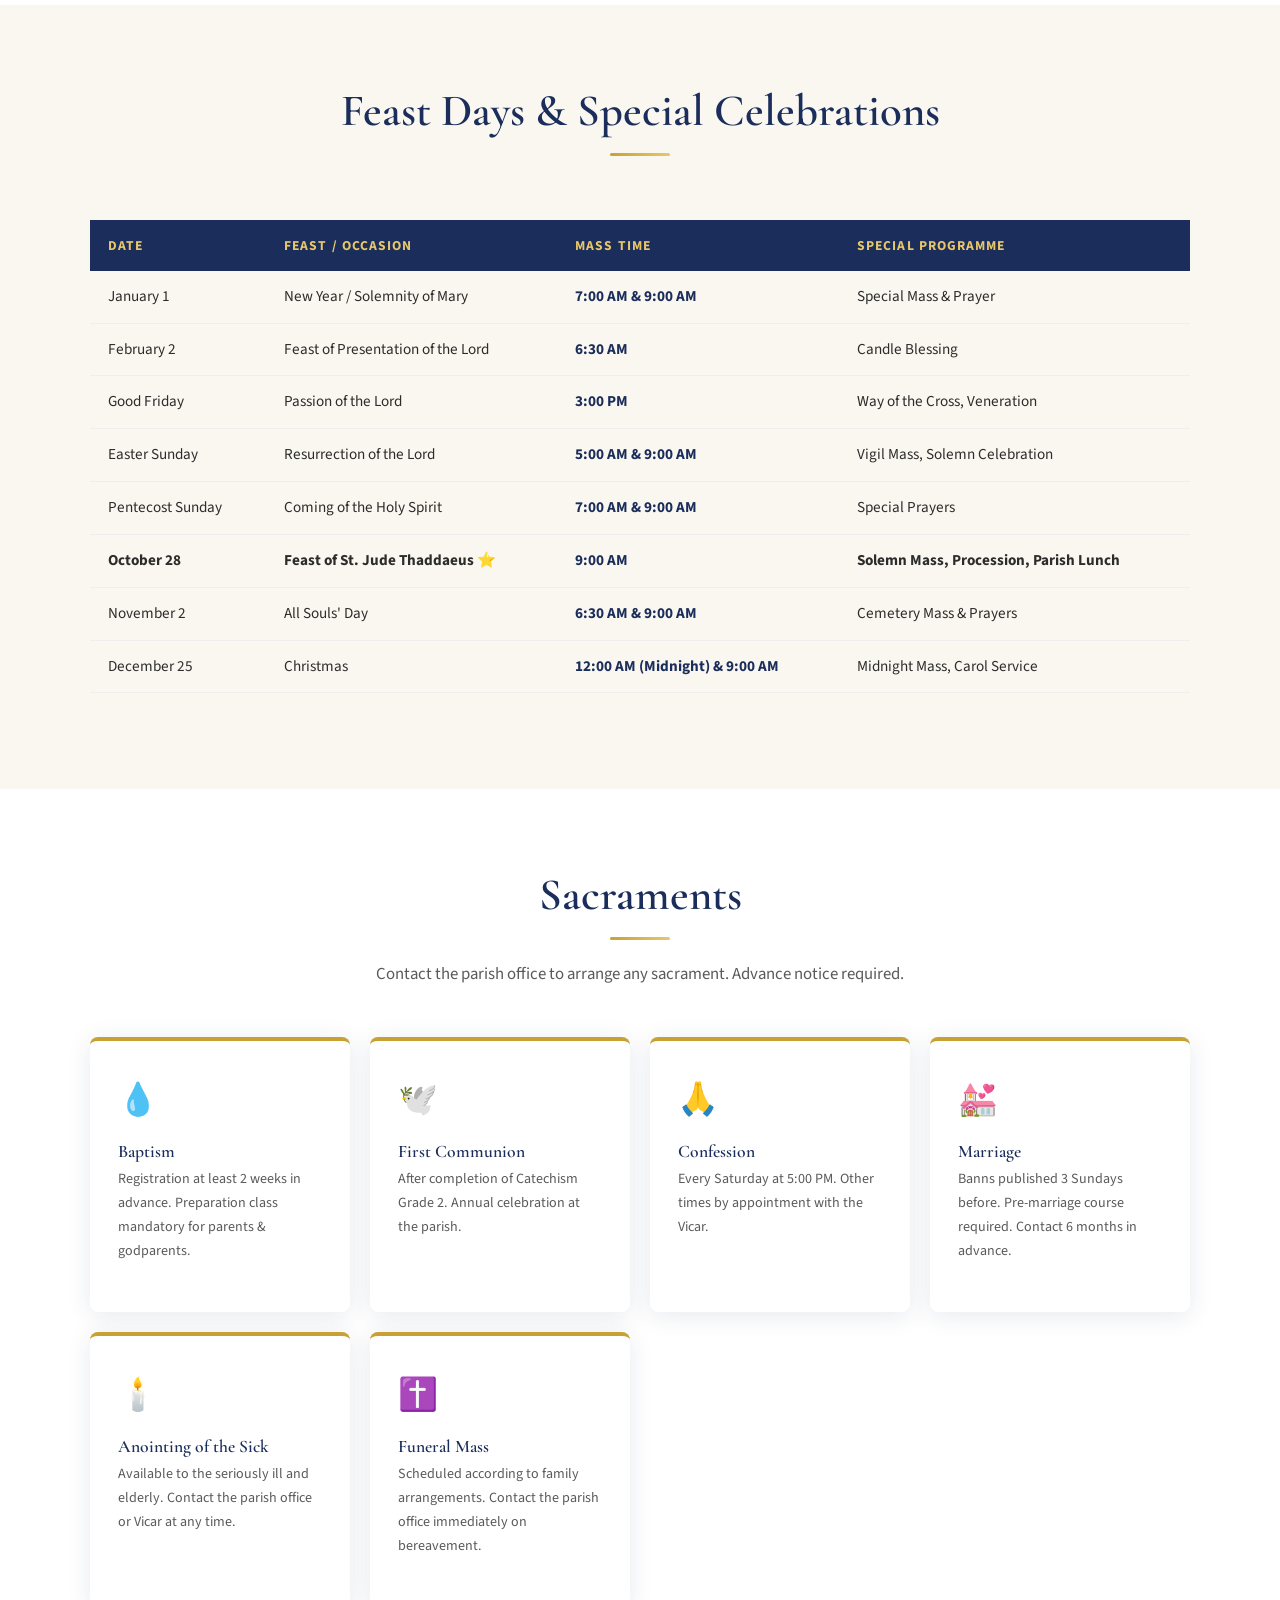
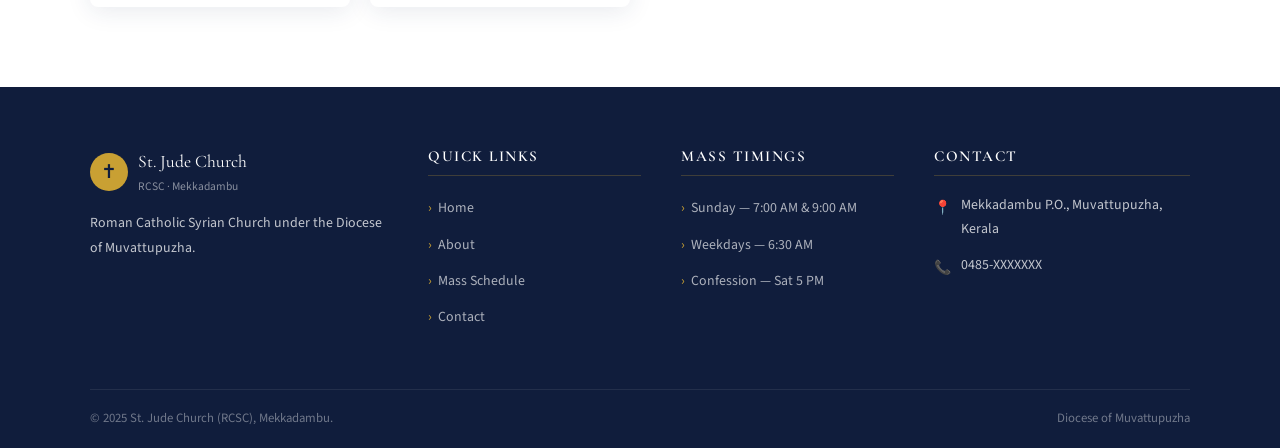
<file: liturgy.html>
<!DOCTYPE html>
<html lang="en">
<head>
  <meta charset="UTF-8" /><meta name="viewport" content="width=device-width, initial-scale=1.0" />
  <meta name="description" content="Mass schedule, liturgy, and sacraments at St. Jude Church (RCSC), Mekkadambu." />
  <title>Liturgy &amp; Mass Schedule — St. Jude Church (RCSC), Mekkadambu</title>
  <link rel="preconnect" href="https://fonts.googleapis.com" />
  <link rel="preconnect" href="https://fonts.gstatic.com" crossorigin />
  <link href="https://fonts.googleapis.com/css2?family=Cormorant+Garamond:ital,wght@0,400;0,600;0,700;1,400;1,600&family=Source+Sans+3:wght@400;600;700&display=swap" rel="stylesheet" />
  <link rel="stylesheet" href="css/style.css" />
</head>
<body>

<div class="ticker-wrap"><div class="container" style="display:flex;align-items:center;">
  <span class="ticker-label">📢 Announcements</span>
  <div class="ticker-inner" style="flex:1;overflow:hidden;"><div class="ticker-content">
    <span>✦ Sunday Mass: 7:00 AM &amp; 9:00 AM</span>
    <span>✦ Weekday Mass: 6:30 AM (Mon–Sat)</span>
    <span>✦ Confession: Saturdays 5:00 PM</span>
    <span>✦ Feast of St. Jude — October 28</span>
    <span>✦ Sunday Mass: 7:00 AM &amp; 9:00 AM</span>
    <span>✦ Weekday Mass: 6:30 AM (Mon–Sat)</span>
    <span>✦ Confession: Saturdays 5:00 PM</span>
    <span>✦ Feast of St. Jude — October 28</span>
  </div></div>
</div></div>

<header id="navbar"><div class="container nav-inner">
  <a href="index.html" class="nav-brand"><div class="cross-icon">✝</div><div class="nav-brand-text">
    <span class="nav-brand-name">St. Jude Church</span><span class="nav-brand-sub">RCSC · Mekkadambu</span>
  </div></a>
  <nav aria-label="Main navigation"><ul class="nav-menu">
    <li><a href="index.html">Home</a></li>
    <li><a href="about.html">About</a></li>
    <li class="nav-item"><a href="liturgy.html" class="active">Liturgy ▾</a>
      <ul class="dropdown"><li><a href="liturgy.html">Mass Schedule</a></li><li><a href="liturgy.html#feast">Feast Days</a></li><li><a href="liturgy.html#sacraments">Sacraments</a></li></ul>
    </li>
    <li><a href="administration.html">Administration</a></li>
    <li><a href="ministries.html">Ministries</a></li>
    <li><a href="news.html">News &amp; Events</a></li>
    <li><a href="gallery.html">Gallery</a></li>
    <li><a href="downloads.html">Downloads</a></li>
    <li><a href="contact.html">Contact</a></li>
  </ul></nav>
  <button class="nav-toggle" id="navToggle" aria-label="Toggle menu"><span></span><span></span><span></span></button>
</div></header>

<div class="page-hero"><div class="container">
  <h1>Liturgy &amp; Mass Schedule</h1>
  <nav class="breadcrumb" aria-label="Breadcrumb">
    <a href="index.html">Home</a><span>›</span><span>Liturgy</span>
  </nav>
</div></div>

<!-- ══ WEEKLY MASS SCHEDULE ══ -->
<section class="section bg-white">
  <div class="container">
    <div class="section-heading reveal">
      <h2>Weekly Mass Schedule</h2>
      <div class="divider"></div>
      <p>All Masses are celebrated in Malayalam. Special Masses by arrangement.</p>
    </div>

    <div class="mass-cards" style="margin-bottom:40px;">
      <div class="mass-card reveal">
        <div class="mass-card-icon">☀️</div>
        <h3>Sunday</h3>
        <ul class="time-list">
          <li><span class="time-badge">7:00 AM</span>First Holy Mass</li>
          <li><span class="time-badge">9:00 AM</span>Second Holy Mass</li>
        </ul>
      </div>
      <div class="mass-card reveal reveal-delay-1">
        <div class="mass-card-icon">🌅</div>
        <h3>Monday – Friday</h3>
        <ul class="time-list">
          <li><span class="time-badge">6:30 AM</span>Morning Mass</li>
        </ul>
      </div>
      <div class="mass-card reveal reveal-delay-2">
        <div class="mass-card-icon">🕊️</div>
        <h3>Saturday</h3>
        <ul class="time-list">
          <li><span class="time-badge">6:30 AM</span>Morning Mass</li>
          <li><span class="time-badge">5:00 PM</span>Confession</li>
        </ul>
      </div>
    </div>

    <!-- Detailed Schedule Table -->
    <div class="reveal">
      <h3 style="margin-bottom:16px;">Detailed Weekly Schedule</h3>
      <div style="overflow-x:auto;">
        <table class="schedule-table" role="table">
          <thead>
            <tr>
              <th>Day</th>
              <th>Time</th>
              <th>Service</th>
              <th>Language</th>
              <th>Notes</th>
            </tr>
          </thead>
          <tbody>
            <tr><td>Sunday</td><td class="time-col">7:00 AM</td><td>Holy Mass</td><td>Malayalam</td><td>First Morning Mass</td></tr>
            <tr><td>Sunday</td><td class="time-col">9:00 AM</td><td>Holy Mass</td><td>Malayalam</td><td>Second Mass + Announcements</td></tr>
            <tr><td>Monday</td><td class="time-col">6:30 AM</td><td>Holy Mass</td><td>Malayalam</td><td>—</td></tr>
            <tr><td>Tuesday</td><td class="time-col">6:30 AM</td><td>Holy Mass</td><td>Malayalam</td><td>—</td></tr>
            <tr><td>Wednesday</td><td class="time-col">6:30 AM</td><td>Holy Mass</td><td>Malayalam</td><td>—</td></tr>
            <tr><td>Thursday</td><td class="time-col">6:30 AM</td><td>Holy Mass</td><td>Malayalam</td><td>—</td></tr>
            <tr><td>Friday</td><td class="time-col">6:30 AM</td><td>Holy Mass</td><td>Malayalam</td><td>First Friday — Adoration after Mass</td></tr>
            <tr><td>Saturday</td><td class="time-col">6:30 AM</td><td>Holy Mass</td><td>Malayalam</td><td>—</td></tr>
            <tr><td>Saturday</td><td class="time-col">5:00 PM</td><td>Confession</td><td>—</td><td>By appointment also available</td></tr>
          </tbody>
        </table>
      </div>
    </div>
  </div>
</section>

<!-- ══ FEAST DAYS ══ -->
<section class="section bg-cream" id="feast">
  <div class="container">
    <div class="section-heading reveal">
      <h2>Feast Days &amp; Special Celebrations</h2>
      <div class="divider"></div>
    </div>
    <div style="overflow-x:auto;" class="reveal">
      <table class="schedule-table">
        <thead>
          <tr><th>Date</th><th>Feast / Occasion</th><th>Mass Time</th><th>Special Programme</th></tr>
        </thead>
        <tbody>
          <tr><td>January 1</td><td>New Year / Solemnity of Mary</td><td class="time-col">7:00 AM &amp; 9:00 AM</td><td>Special Mass &amp; Prayer</td></tr>
          <tr><td>February 2</td><td>Feast of Presentation of the Lord</td><td class="time-col">6:30 AM</td><td>Candle Blessing</td></tr>
          <tr><td>Good Friday</td><td>Passion of the Lord</td><td class="time-col">3:00 PM</td><td>Way of the Cross, Veneration</td></tr>
          <tr><td>Easter Sunday</td><td>Resurrection of the Lord</td><td class="time-col">5:00 AM &amp; 9:00 AM</td><td>Vigil Mass, Solemn Celebration</td></tr>
          <tr><td>Pentecost Sunday</td><td>Coming of the Holy Spirit</td><td class="time-col">7:00 AM &amp; 9:00 AM</td><td>Special Prayers</td></tr>
          <tr style="background:var(--gold-pale);">
            <td><strong>October 28</strong></td>
            <td><strong>Feast of St. Jude Thaddaeus ⭐</strong></td>
            <td class="time-col"><strong>9:00 AM</strong></td>
            <td><strong>Solemn Mass, Procession, Parish Lunch</strong></td>
          </tr>
          <tr><td>November 2</td><td>All Souls' Day</td><td class="time-col">6:30 AM &amp; 9:00 AM</td><td>Cemetery Mass &amp; Prayers</td></tr>
          <tr><td>December 25</td><td>Christmas</td><td class="time-col">12:00 AM (Midnight) &amp; 9:00 AM</td><td>Midnight Mass, Carol Service</td></tr>
        </tbody>
      </table>
    </div>
  </div>
</section>

<!-- ══ SACRAMENTS ══ -->
<section class="section bg-white" id="sacraments">
  <div class="container">
    <div class="section-heading reveal">
      <h2>Sacraments</h2>
      <div class="divider"></div>
      <p>Contact the parish office to arrange any sacrament. Advance notice required.</p>
    </div>
    <div style="display:grid;grid-template-columns:repeat(auto-fit,minmax(220px,1fr));gap:20px;">
      <div class="mass-card reveal">
        <div class="mass-card-icon">💧</div><h3 style="font-size:1.1rem;">Baptism</h3>
        <p style="font-size:.88rem;color:var(--text-light);">Registration at least 2 weeks in advance. Preparation class mandatory for parents &amp; godparents.</p>
      </div>
      <div class="mass-card reveal reveal-delay-1">
        <div class="mass-card-icon">🕊️</div><h3 style="font-size:1.1rem;">First Communion</h3>
        <p style="font-size:.88rem;color:var(--text-light);">After completion of Catechism Grade 2. Annual celebration at the parish.</p>
      </div>
      <div class="mass-card reveal reveal-delay-2">
        <div class="mass-card-icon">🙏</div><h3 style="font-size:1.1rem;">Confession</h3>
        <p style="font-size:.88rem;color:var(--text-light);">Every Saturday at 5:00 PM. Other times by appointment with the Vicar.</p>
      </div>
      <div class="mass-card reveal reveal-delay-3">
        <div class="mass-card-icon">💒</div><h3 style="font-size:1.1rem;">Marriage</h3>
        <p style="font-size:.88rem;color:var(--text-light);">Banns published 3 Sundays before. Pre-marriage course required. Contact 6 months in advance.</p>
      </div>
      <div class="mass-card reveal reveal-delay-4">
        <div class="mass-card-icon">🕯️</div><h3 style="font-size:1.1rem;">Anointing of the Sick</h3>
        <p style="font-size:.88rem;color:var(--text-light);">Available to the seriously ill and elderly. Contact the parish office or Vicar at any time.</p>
      </div>
      <div class="mass-card reveal">
        <div class="mass-card-icon">✝️</div><h3 style="font-size:1.1rem;">Funeral Mass</h3>
        <p style="font-size:.88rem;color:var(--text-light);">Scheduled according to family arrangements. Contact the parish office immediately on bereavement.</p>
      </div>
    </div>
  </div>
</section>

<!-- Footer (shared) -->
<footer>
  <div class="container"><div class="footer-grid">
    <div class="footer-brand">
      <div style="display:flex;align-items:center;gap:10px;margin-bottom:14px;">
        <div style="width:38px;height:38px;background:var(--gold);border-radius:50%;display:flex;align-items:center;justify-content:center;font-size:1.2rem;color:var(--navy-dark);">✝</div>
        <div><span style="font-family:var(--ff-display);font-size:1.1rem;color:var(--white);display:block;">St. Jude Church</span><span style="font-size:0.72rem;color:rgba(255,255,255,0.5);display:block;">RCSC · Mekkadambu</span></div>
      </div>
      <p>Roman Catholic Syrian Church under the Diocese of Muvattupuzha.</p>
    </div>
    <div class="footer-col"><h4>Quick Links</h4><ul>
      <li><a href="index.html">Home</a></li><li><a href="about.html">About</a></li>
      <li><a href="liturgy.html">Mass Schedule</a></li><li><a href="contact.html">Contact</a></li>
    </ul></div>
    <div class="footer-col"><h4>Mass Timings</h4><ul>
      <li><a href="#">Sunday — 7:00 AM &amp; 9:00 AM</a></li>
      <li><a href="#">Weekdays — 6:30 AM</a></li>
      <li><a href="#">Confession — Sat 5 PM</a></li>
    </ul></div>
    <div class="footer-col footer-contact"><h4>Contact</h4>
      <p><span class="icon">📍</span>Mekkadambu P.O., Muvattupuzha, Kerala</p>
      <p><span class="icon">📞</span>0485-XXXXXXX</p>
    </div>
  </div></div>
  <div class="container"><div class="footer-bottom">
    <p>© 2025 St. Jude Church (RCSC), Mekkadambu.</p><p>Diocese of Muvattupuzha</p>
  </div></div>
</footer>

<button id="scrollTop" aria-label="Scroll to top">↑</button>
<script src="js/main.js"></script>
</body>
</html>
</file>
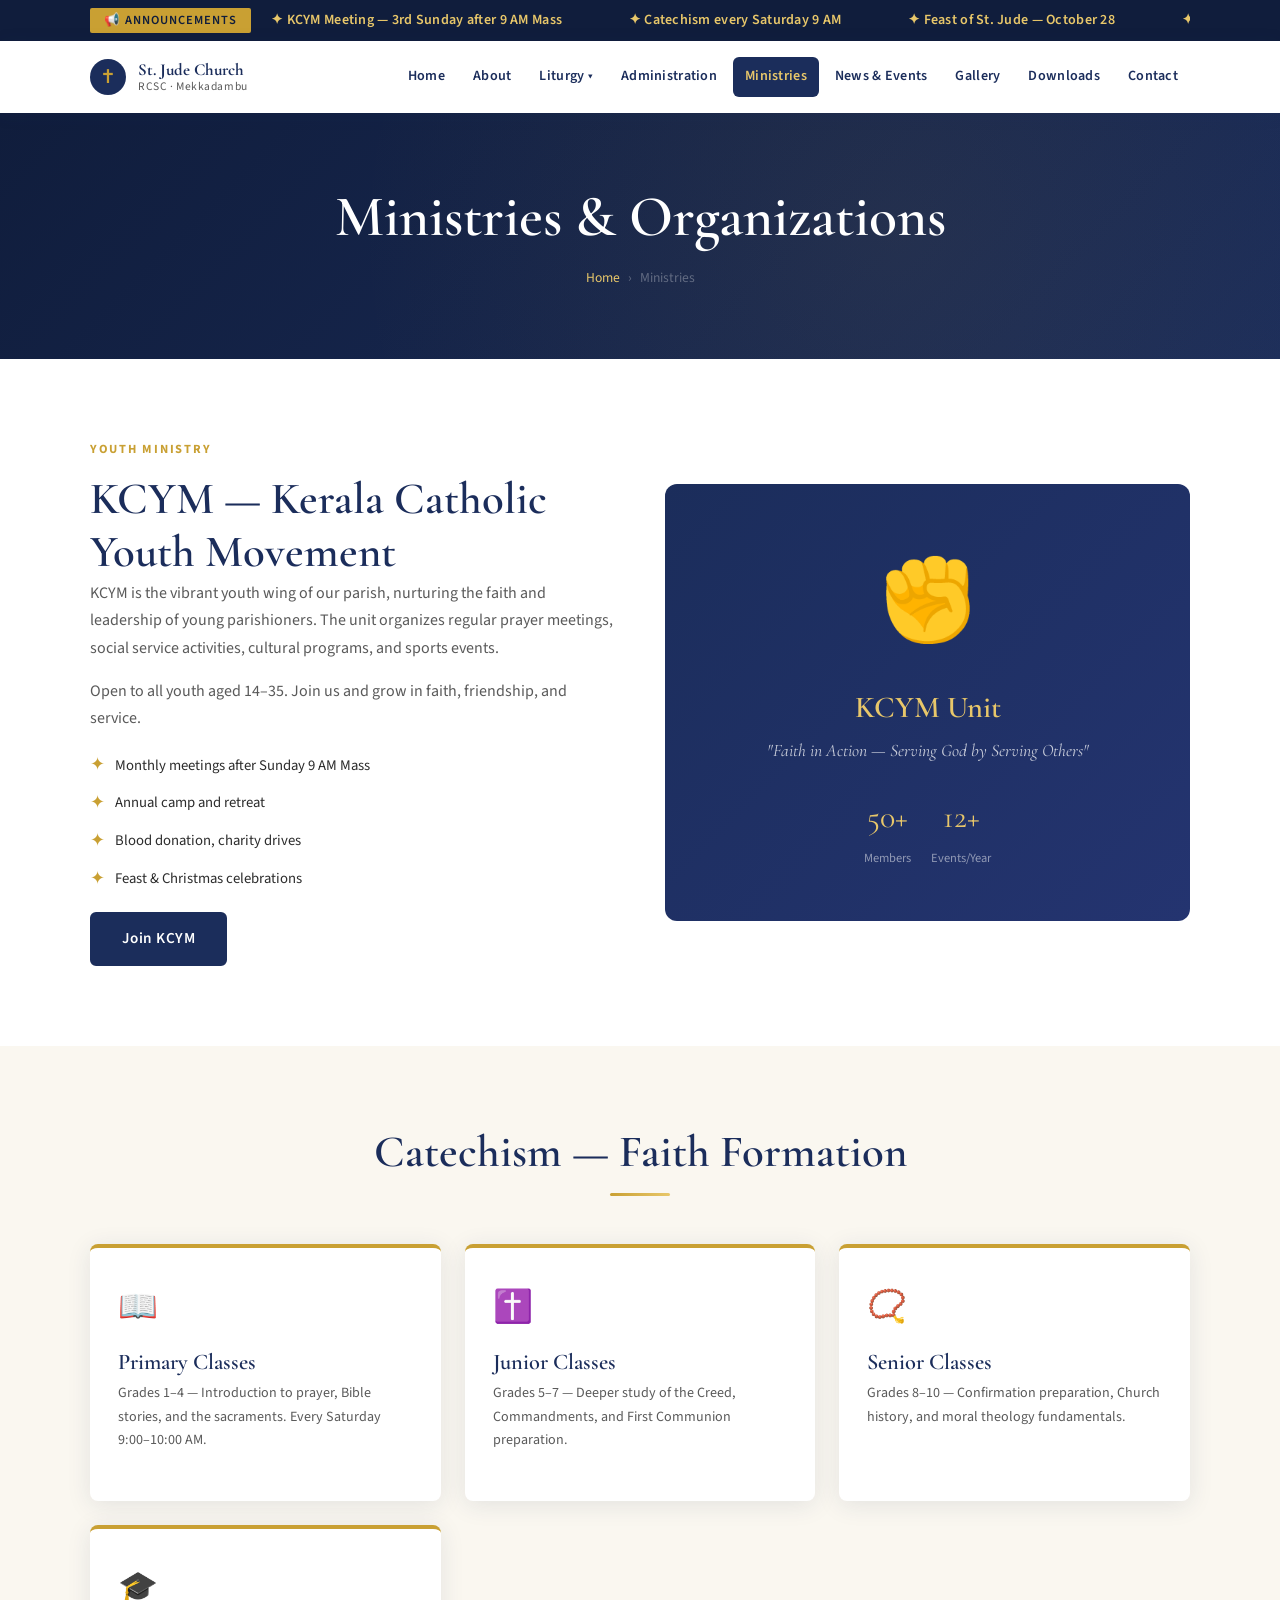
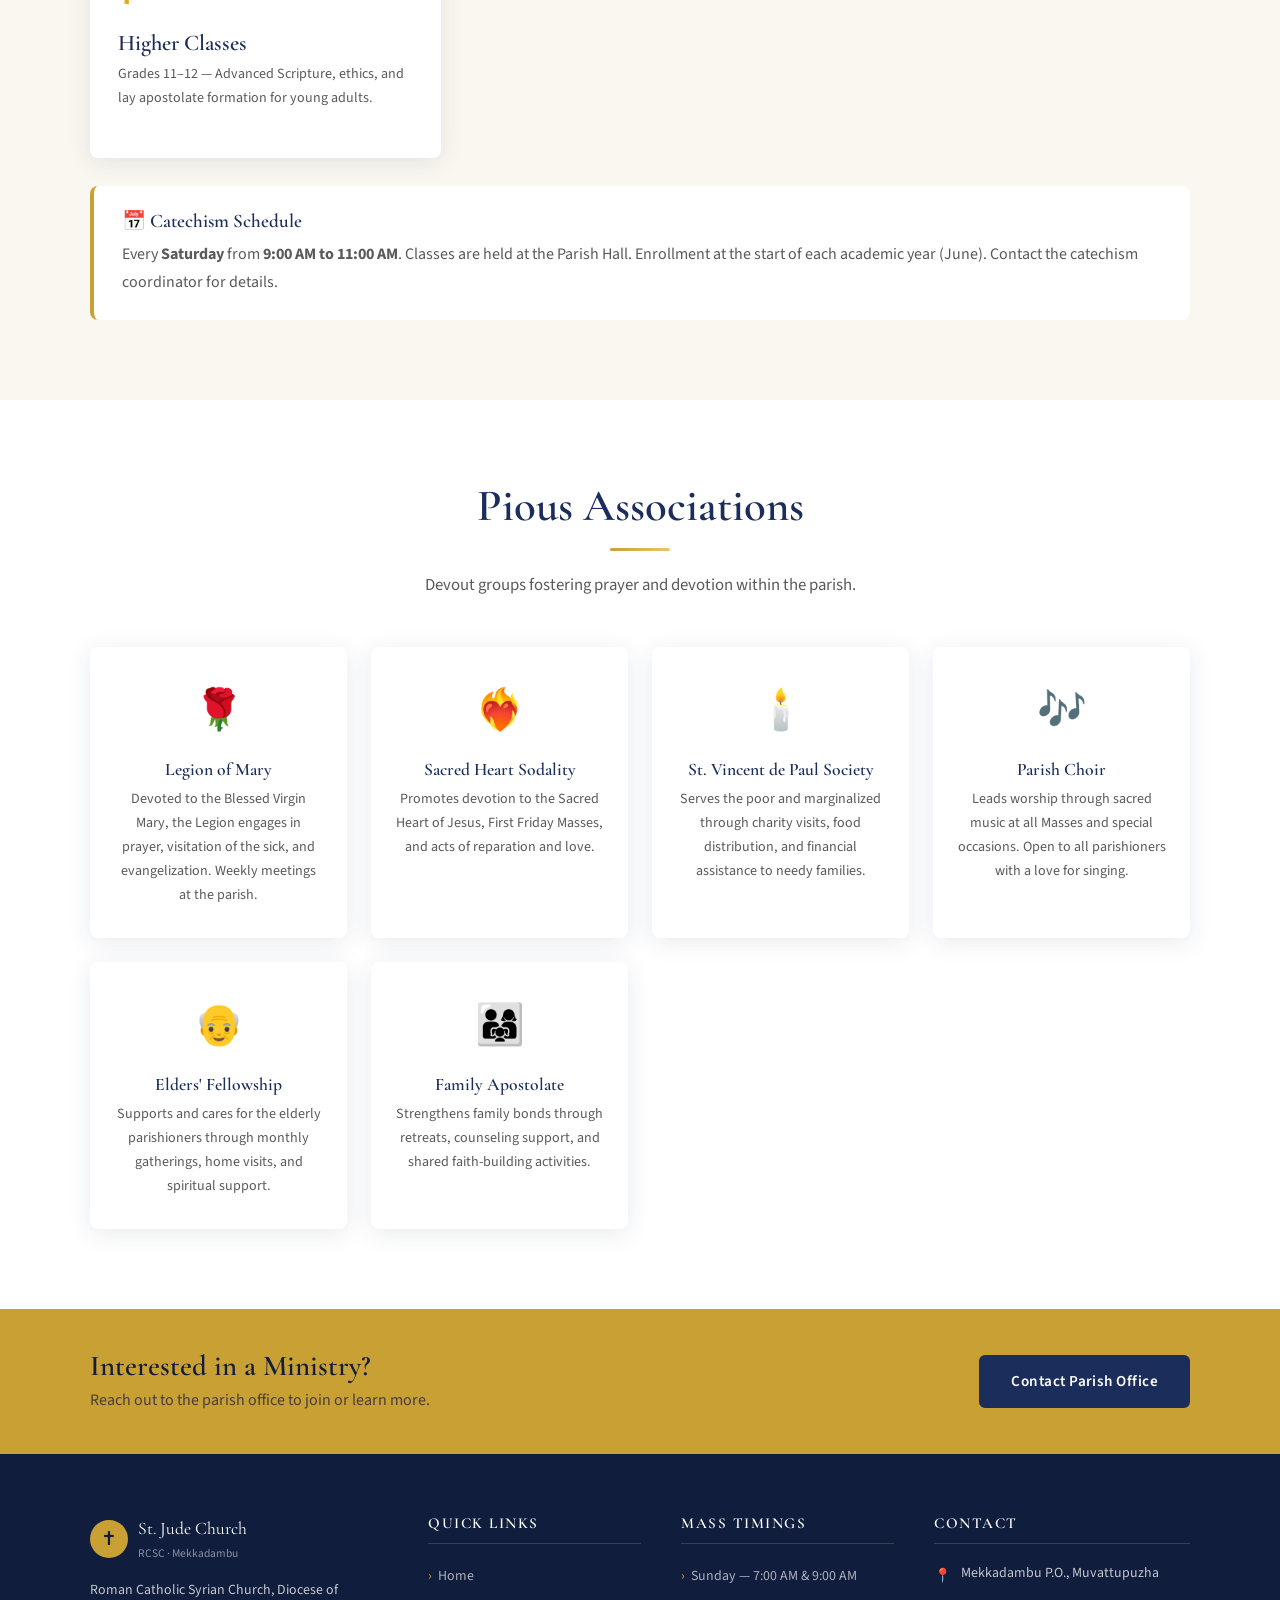
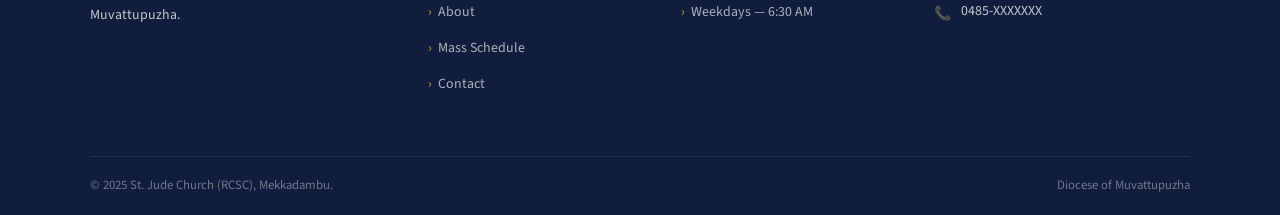
<file: ministries.html>
<!DOCTYPE html>
<html lang="en">
<head>
  <meta charset="UTF-8" /><meta name="viewport" content="width=device-width, initial-scale=1.0" />
  <title>Ministries — St. Jude Church (RCSC), Mekkadambu</title>
  <link rel="preconnect" href="https://fonts.googleapis.com" />
  <link rel="preconnect" href="https://fonts.gstatic.com" crossorigin />
  <link href="https://fonts.googleapis.com/css2?family=Cormorant+Garamond:ital,wght@0,400;0,600;0,700;1,400;1,600&family=Source+Sans+3:wght@400;600;700&display=swap" rel="stylesheet" />
  <link rel="stylesheet" href="css/style.css" />
</head>
<body>
<div class="ticker-wrap"><div class="container" style="display:flex;align-items:center;">
  <span class="ticker-label">📢 Announcements</span>
  <div class="ticker-inner" style="flex:1;overflow:hidden;"><div class="ticker-content">
    <span>✦ KCYM Meeting — 3rd Sunday after 9 AM Mass &nbsp;</span><span>✦ Catechism every Saturday 9 AM &nbsp;</span><span>✦ Feast of St. Jude — October 28 &nbsp;</span>
    <span>✦ KCYM Meeting — 3rd Sunday after 9 AM Mass &nbsp;</span><span>✦ Catechism every Saturday 9 AM &nbsp;</span><span>✦ Feast of St. Jude — October 28 &nbsp;</span>
  </div></div>
</div></div>

<header id="navbar"><div class="container nav-inner">
  <a href="index.html" class="nav-brand"><div class="cross-icon">✝</div><div class="nav-brand-text">
    <span class="nav-brand-name">St. Jude Church</span><span class="nav-brand-sub">RCSC · Mekkadambu</span>
  </div></a>
  <nav><ul class="nav-menu">
    <li><a href="index.html">Home</a></li><li><a href="about.html">About</a></li>
    <li class="nav-item"><a href="liturgy.html">Liturgy ▾</a><ul class="dropdown"><li><a href="liturgy.html">Mass Schedule</a></li><li><a href="liturgy.html#feast">Feast Days</a></li></ul></li>
    <li><a href="administration.html">Administration</a></li>
    <li><a href="ministries.html" class="active">Ministries</a></li>
    <li><a href="news.html">News &amp; Events</a></li><li><a href="gallery.html">Gallery</a></li>
    <li><a href="downloads.html">Downloads</a></li><li><a href="contact.html">Contact</a></li>
  </ul></nav>
  <button class="nav-toggle" id="navToggle" aria-label="Toggle menu"><span></span><span></span><span></span></button>
</div></header>

<div class="page-hero"><div class="container">
  <h1>Ministries &amp; Organizations</h1>
  <nav class="breadcrumb"><a href="index.html">Home</a><span>›</span><span>Ministries</span></nav>
</div></div>

<!-- KCYM -->
<section class="section bg-white">
  <div class="container">
    <div style="display:grid;grid-template-columns:1fr 1fr;gap:50px;align-items:center;" class="welcome-grid">
      <div class="reveal">
        <span style="font-size:.78rem;text-transform:uppercase;letter-spacing:.14em;color:var(--gold);font-weight:700;margin-bottom:12px;display:block;">Youth Ministry</span>
        <h2>KCYM — Kerala Catholic Youth Movement</h2>
        <p style="color:var(--text-light);">KCYM is the vibrant youth wing of our parish, nurturing the faith and leadership of young parishioners. The unit organizes regular prayer meetings, social service activities, cultural programs, and sports events.</p>
        <p style="color:var(--text-light);">Open to all youth aged 14–35. Join us and grow in faith, friendship, and service.</p>
        <ul style="margin:18px 0;display:flex;flex-direction:column;gap:8px;">
          <li style="display:flex;align-items:center;gap:10px;font-size:.92rem;"><span style="color:var(--gold);font-size:1.1rem;">✦</span>Monthly meetings after Sunday 9 AM Mass</li>
          <li style="display:flex;align-items:center;gap:10px;font-size:.92rem;"><span style="color:var(--gold);font-size:1.1rem;">✦</span>Annual camp and retreat</li>
          <li style="display:flex;align-items:center;gap:10px;font-size:.92rem;"><span style="color:var(--gold);font-size:1.1rem;">✦</span>Blood donation, charity drives</li>
          <li style="display:flex;align-items:center;gap:10px;font-size:.92rem;"><span style="color:var(--gold);font-size:1.1rem;">✦</span>Feast &amp; Christmas celebrations</li>
        </ul>
        <a href="contact.html" class="btn btn-navy">Join KCYM</a>
      </div>
      <div class="reveal reveal-delay-2">
        <div style="background:linear-gradient(135deg,var(--navy),var(--navy-mid));border-radius:12px;padding:50px 30px;text-align:center;color:var(--white);">
          <div style="font-size:5rem;margin-bottom:20px;">✊</div>
          <h3 style="color:var(--gold-light);margin-bottom:10px;">KCYM Unit</h3>
          <p style="color:rgba(255,255,255,0.75);font-style:italic;font-family:var(--ff-display);font-size:1.1rem;">"Faith in Action — Serving God by Serving Others"</p>
          <div style="display:flex;gap:20px;justify-content:center;margin-top:24px;">
            <div style="text-align:center;"><span style="font-family:var(--ff-display);font-size:2rem;color:var(--gold-light);display:block;">50+</span><span style="font-size:.78rem;color:rgba(255,255,255,.5);">Members</span></div>
            <div style="text-align:center;"><span style="font-family:var(--ff-display);font-size:2rem;color:var(--gold-light);display:block;">12+</span><span style="font-size:.78rem;color:rgba(255,255,255,.5);">Events/Year</span></div>
          </div>
        </div>
      </div>
    </div>
  </div>
</section>

<!-- Catechism -->
<section class="section bg-cream">
  <div class="container">
    <div class="section-heading reveal"><h2>Catechism — Faith Formation</h2><div class="divider"></div></div>
    <div style="display:grid;grid-template-columns:repeat(auto-fit,minmax(260px,1fr));gap:24px;">
      <div class="mass-card reveal"><div class="mass-card-icon">📖</div><h3>Primary Classes</h3><p style="font-size:.88rem;color:var(--text-light);">Grades 1–4 — Introduction to prayer, Bible stories, and the sacraments. Every Saturday 9:00–10:00 AM.</p></div>
      <div class="mass-card reveal reveal-delay-1"><div class="mass-card-icon">✝️</div><h3>Junior Classes</h3><p style="font-size:.88rem;color:var(--text-light);">Grades 5–7 — Deeper study of the Creed, Commandments, and First Communion preparation.</p></div>
      <div class="mass-card reveal reveal-delay-2"><div class="mass-card-icon">📿</div><h3>Senior Classes</h3><p style="font-size:.88rem;color:var(--text-light);">Grades 8–10 — Confirmation preparation, Church history, and moral theology fundamentals.</p></div>
      <div class="mass-card reveal reveal-delay-3"><div class="mass-card-icon">🎓</div><h3>Higher Classes</h3><p style="font-size:.88rem;color:var(--text-light);">Grades 11–12 — Advanced Scripture, ethics, and lay apostolate formation for young adults.</p></div>
    </div>
    <div style="background:var(--white);border-radius:8px;padding:24px 28px;margin-top:28px;border-left:4px solid var(--gold);" class="reveal">
      <h4>📅 Catechism Schedule</h4>
      <p style="margin:8px 0 0;color:var(--text-light);">Every <strong>Saturday</strong> from <strong>9:00 AM to 11:00 AM</strong>. Classes are held at the Parish Hall. 
         Enrollment at the start of each academic year (June). Contact the catechism coordinator for details.</p>
    </div>
  </div>
</section>

<!-- Pious Associations -->
<section class="section bg-white">
  <div class="container">
    <div class="section-heading reveal"><h2>Pious Associations</h2><div class="divider"></div><p>Devout groups fostering prayer and devotion within the parish.</p></div>
    <div style="display:grid;grid-template-columns:repeat(auto-fit,minmax(240px,1fr));gap:24px;">
      <div class="ministry-card reveal">
        <span class="ministry-icon">🌹</span><h3>Legion of Mary</h3>
        <p style="font-size:.88rem;color:var(--text-light);">Devoted to the Blessed Virgin Mary, the Legion engages in prayer, visitation of the sick, and evangelization. Weekly meetings at the parish.</p>
      </div>
      <div class="ministry-card reveal reveal-delay-1">
        <span class="ministry-icon">❤️‍🔥</span><h3>Sacred Heart Sodality</h3>
        <p style="font-size:.88rem;color:var(--text-light);">Promotes devotion to the Sacred Heart of Jesus, First Friday Masses, and acts of reparation and love.</p>
      </div>
      <div class="ministry-card reveal reveal-delay-2">
        <span class="ministry-icon">🕯️</span><h3>St. Vincent de Paul Society</h3>
        <p style="font-size:.88rem;color:var(--text-light);">Serves the poor and marginalized through charity visits, food distribution, and financial assistance to needy families.</p>
      </div>
      <div class="ministry-card reveal reveal-delay-3">
        <span class="ministry-icon">🎶</span><h3>Parish Choir</h3>
        <p style="font-size:.88rem;color:var(--text-light);">Leads worship through sacred music at all Masses and special occasions. Open to all parishioners with a love for singing.</p>
      </div>
      <div class="ministry-card reveal">
        <span class="ministry-icon">👴</span><h3>Elders' Fellowship</h3>
        <p style="font-size:.88rem;color:var(--text-light);">Supports and cares for the elderly parishioners through monthly gatherings, home visits, and spiritual support.</p>
      </div>
      <div class="ministry-card reveal reveal-delay-1">
        <span class="ministry-icon">👨‍👩‍👧</span><h3>Family Apostolate</h3>
        <p style="font-size:.88rem;color:var(--text-light);">Strengthens family bonds through retreats, counseling support, and shared faith-building activities.</p>
      </div>
    </div>
  </div>
</section>

<div class="contact-strip"><div class="container"><div class="contact-strip-inner">
  <div><h2>Interested in a Ministry?</h2><p>Reach out to the parish office to join or learn more.</p></div>
  <a href="contact.html" class="btn btn-navy">Contact Parish Office</a>
</div></div></div>

<footer>
  <div class="container"><div class="footer-grid">
    <div class="footer-brand"><div style="display:flex;align-items:center;gap:10px;margin-bottom:14px;">
      <div style="width:38px;height:38px;background:var(--gold);border-radius:50%;display:flex;align-items:center;justify-content:center;font-size:1.2rem;color:var(--navy-dark);">✝</div>
      <div><span style="font-family:var(--ff-display);font-size:1.1rem;color:var(--white);display:block;">St. Jude Church</span><span style="font-size:0.72rem;color:rgba(255,255,255,0.5);display:block;">RCSC · Mekkadambu</span></div>
    </div><p>Roman Catholic Syrian Church, Diocese of Muvattupuzha.</p></div>
    <div class="footer-col"><h4>Quick Links</h4><ul><li><a href="index.html">Home</a></li><li><a href="about.html">About</a></li><li><a href="liturgy.html">Mass Schedule</a></li><li><a href="contact.html">Contact</a></li></ul></div>
    <div class="footer-col"><h4>Mass Timings</h4><ul><li><a href="liturgy.html">Sunday — 7:00 AM &amp; 9:00 AM</a></li><li><a href="liturgy.html">Weekdays — 6:30 AM</a></li></ul></div>
    <div class="footer-col footer-contact"><h4>Contact</h4><p><span class="icon">📍</span>Mekkadambu P.O., Muvattupuzha</p><p><span class="icon">📞</span>0485-XXXXXXX</p></div>
  </div></div>
  <div class="container"><div class="footer-bottom"><p>© 2025 St. Jude Church (RCSC), Mekkadambu.</p><p>Diocese of Muvattupuzha</p></div></div>
</footer>
<button id="scrollTop" aria-label="Scroll to top">↑</button>
<script src="js/main.js"></script>
</body>
</html>
</file>
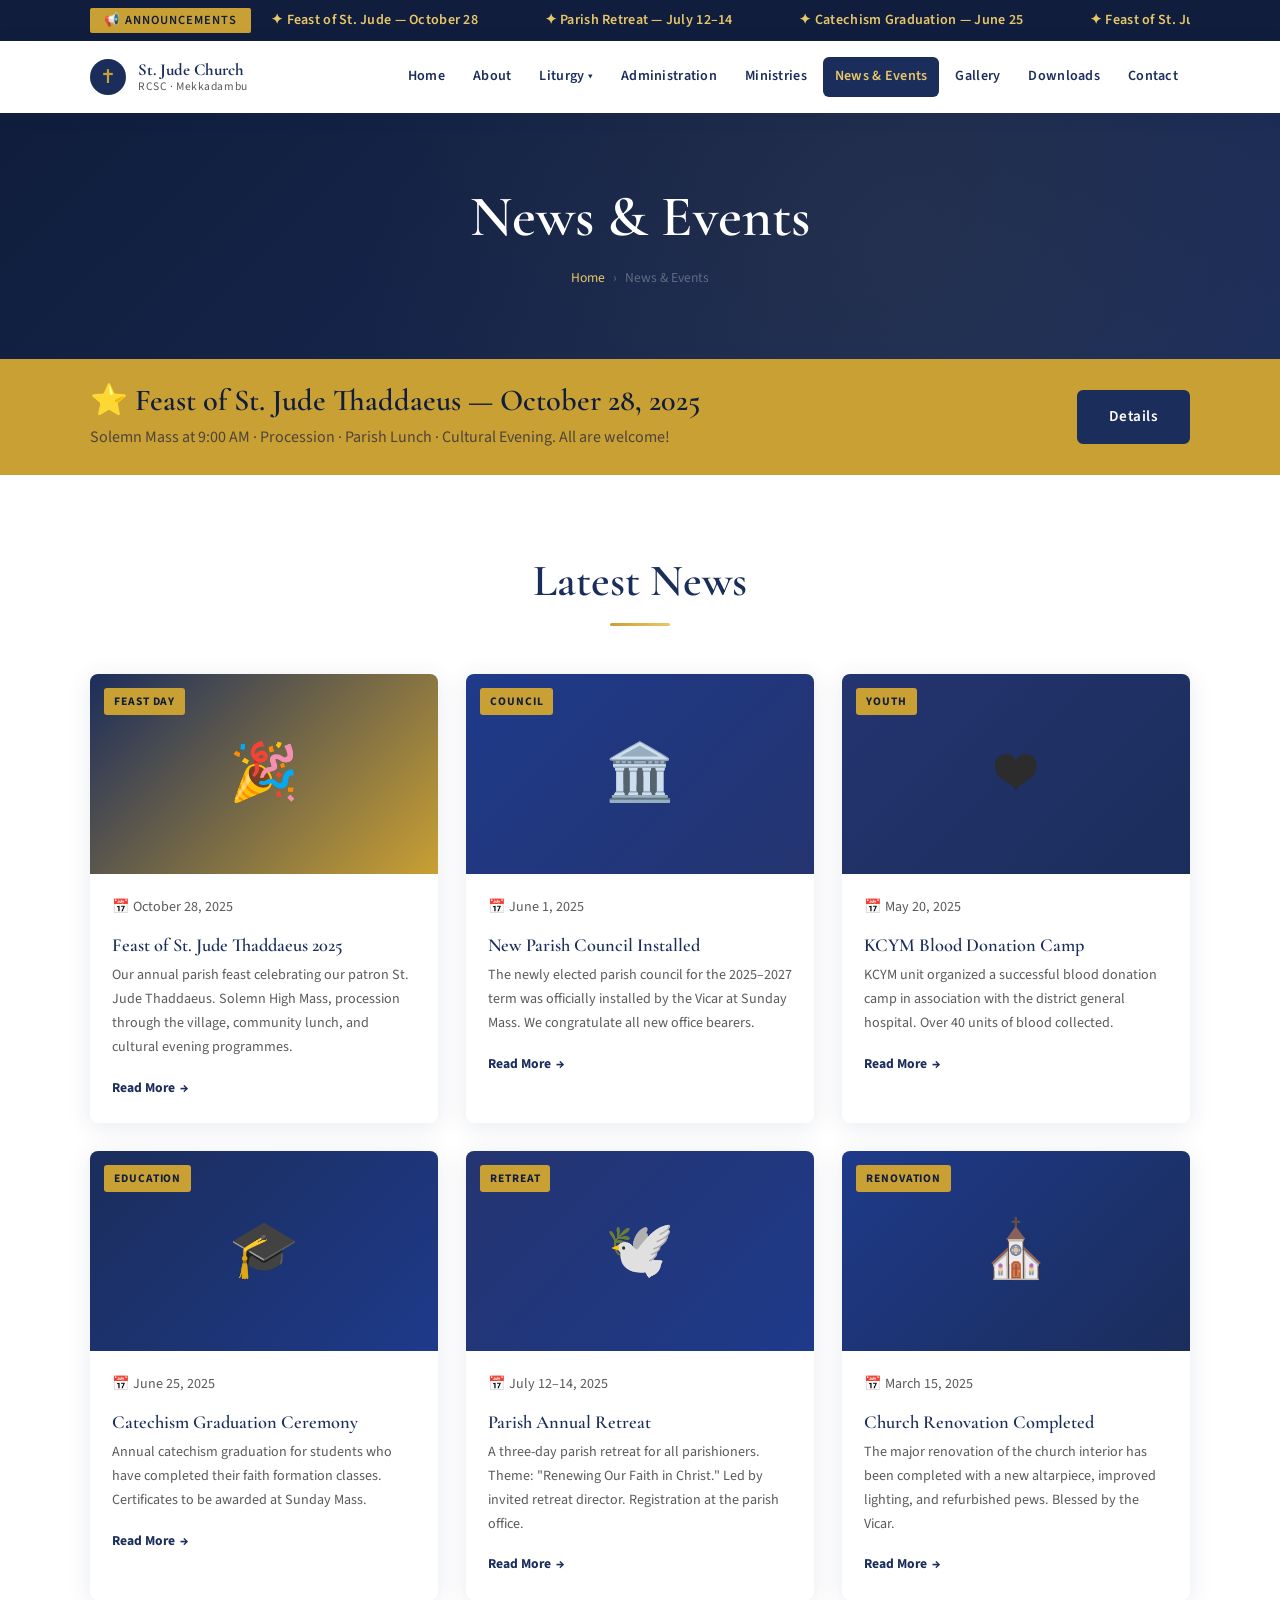
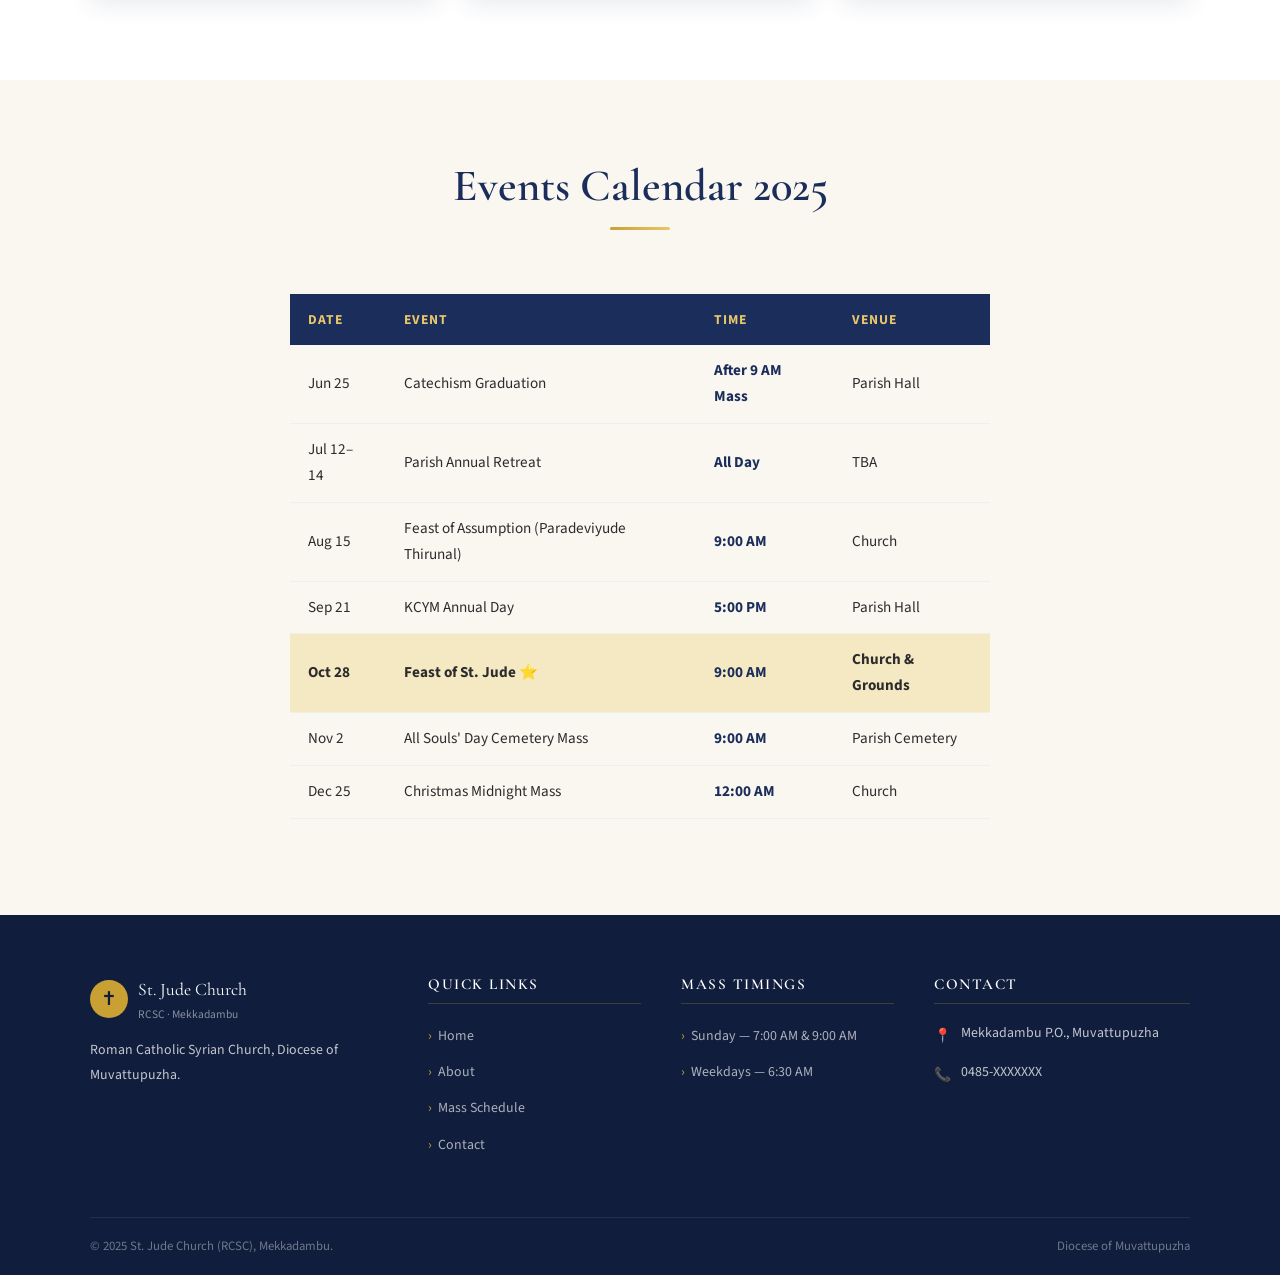
<file: news.html>
<!DOCTYPE html>
<html lang="en">
<head>
  <meta charset="UTF-8" /><meta name="viewport" content="width=device-width, initial-scale=1.0" />
  <title>News &amp; Events — St. Jude Church (RCSC), Mekkadambu</title>
  <link rel="preconnect" href="https://fonts.googleapis.com" />
  <link rel="preconnect" href="https://fonts.gstatic.com" crossorigin />
  <link href="https://fonts.googleapis.com/css2?family=Cormorant+Garamond:ital,wght@0,400;0,600;0,700;1,400;1,600&family=Source+Sans+3:wght@400;600;700&display=swap" rel="stylesheet" />
  <link rel="stylesheet" href="css/style.css" />
</head>
<body>
<div class="ticker-wrap"><div class="container" style="display:flex;align-items:center;">
  <span class="ticker-label">📢 Announcements</span>
  <div class="ticker-inner" style="flex:1;overflow:hidden;"><div class="ticker-content">
    <span>✦ Feast of St. Jude — October 28 &nbsp;</span><span>✦ Parish Retreat — July 12–14 &nbsp;</span><span>✦ Catechism Graduation — June 25 &nbsp;</span>
    <span>✦ Feast of St. Jude — October 28 &nbsp;</span><span>✦ Parish Retreat — July 12–14 &nbsp;</span><span>✦ Catechism Graduation — June 25 &nbsp;</span>
  </div></div>
</div></div>

<header id="navbar"><div class="container nav-inner">
  <a href="index.html" class="nav-brand"><div class="cross-icon">✝</div><div class="nav-brand-text">
    <span class="nav-brand-name">St. Jude Church</span><span class="nav-brand-sub">RCSC · Mekkadambu</span>
  </div></a>
  <nav><ul class="nav-menu">
    <li><a href="index.html">Home</a></li><li><a href="about.html">About</a></li>
    <li class="nav-item"><a href="liturgy.html">Liturgy ▾</a><ul class="dropdown"><li><a href="liturgy.html">Mass Schedule</a></li><li><a href="liturgy.html#feast">Feast Days</a></li></ul></li>
    <li><a href="administration.html">Administration</a></li><li><a href="ministries.html">Ministries</a></li>
    <li><a href="news.html" class="active">News &amp; Events</a></li>
    <li><a href="gallery.html">Gallery</a></li><li><a href="downloads.html">Downloads</a></li><li><a href="contact.html">Contact</a></li>
  </ul></nav>
  <button class="nav-toggle" id="navToggle" aria-label="Toggle menu"><span></span><span></span><span></span></button>
</div></header>

<div class="page-hero"><div class="container">
  <h1>News &amp; Events</h1>
  <nav class="breadcrumb"><a href="index.html">Home</a><span>›</span><span>News &amp; Events</span></nav>
</div></div>

<!-- Upcoming Events Banner -->
<section style="background:var(--gold);padding:24px 0;">
  <div class="container" style="display:flex;align-items:center;justify-content:space-between;flex-wrap:wrap;gap:16px;">
    <div>
      <h3 style="color:var(--navy-dark);margin-bottom:4px;">⭐ Feast of St. Jude Thaddaeus — October 28, 2025</h3>
      <p style="color:rgba(27,29,60,.7);margin:0;">Solemn Mass at 9:00 AM · Procession · Parish Lunch · Cultural Evening. All are welcome!</p>
    </div>
    <a href="#feast-event" class="btn btn-navy">Details</a>
  </div>
</section>

<!-- News Cards -->
<section class="section bg-white">
  <div class="container">
    <div class="section-heading reveal"><h2>Latest News</h2><div class="divider"></div></div>
    <div class="news-grid">
      <div class="news-card reveal" id="feast-event">
        <div class="news-img" style="background:linear-gradient(135deg,#1b2d5b,#c9a033);">
          <span class="news-tag">FEAST DAY</span>
          <span>🎉</span>
        </div>
        <div class="news-body">
          <p class="news-meta">📅 October 28, 2025</p>
          <h3>Feast of St. Jude Thaddaeus 2025</h3>
          <p>Our annual parish feast celebrating our patron St. Jude Thaddaeus. Solemn High Mass, procession through the village, community lunch, and cultural evening programmes.</p>
          <a href="#" class="news-link">Read More</a>
        </div>
      </div>

      <div class="news-card reveal reveal-delay-1">
        <div class="news-img" style="background:linear-gradient(135deg,#1e3a8a,#243470);">
          <span class="news-tag">COUNCIL</span>
          <span>🏛️</span>
        </div>
        <div class="news-body">
          <p class="news-meta">📅 June 1, 2025</p>
          <h3>New Parish Council Installed</h3>
          <p>The newly elected parish council for the 2025–2027 term was officially installed by the Vicar at Sunday Mass. We congratulate all new office bearers.</p>
          <a href="#" class="news-link">Read More</a>
        </div>
      </div>

      <div class="news-card reveal reveal-delay-2">
        <div class="news-img" style="background:linear-gradient(135deg,#243470,#1b2d5b);">
          <span class="news-tag">YOUTH</span>
          <span>❤️</span>
        </div>
        <div class="news-body">
          <p class="news-meta">📅 May 20, 2025</p>
          <h3>KCYM Blood Donation Camp</h3>
          <p>KCYM unit organized a successful blood donation camp in association with the district general hospital. Over 40 units of blood collected.</p>
          <a href="#" class="news-link">Read More</a>
        </div>
      </div>

      <div class="news-card reveal">
        <div class="news-img" style="background:linear-gradient(135deg,#1b2d5b,#1e3a8a);">
          <span class="news-tag">EDUCATION</span>
          <span>🎓</span>
        </div>
        <div class="news-body">
          <p class="news-meta">📅 June 25, 2025</p>
          <h3>Catechism Graduation Ceremony</h3>
          <p>Annual catechism graduation for students who have completed their faith formation classes. Certificates to be awarded at Sunday Mass.</p>
          <a href="#" class="news-link">Read More</a>
        </div>
      </div>

      <div class="news-card reveal reveal-delay-1">
        <div class="news-img" style="background:linear-gradient(135deg,#243470,#1e3a8a);">
          <span class="news-tag">RETREAT</span>
          <span>🕊️</span>
        </div>
        <div class="news-body">
          <p class="news-meta">📅 July 12–14, 2025</p>
          <h3>Parish Annual Retreat</h3>
          <p>A three-day parish retreat for all parishioners. Theme: "Renewing Our Faith in Christ." Led by invited retreat director. Registration at the parish office.</p>
          <a href="#" class="news-link">Read More</a>
        </div>
      </div>

      <div class="news-card reveal reveal-delay-2">
        <div class="news-img" style="background:linear-gradient(135deg,#1e3a8a,#1b2d5b);">
          <span class="news-tag">RENOVATION</span>
          <span>⛪</span>
        </div>
        <div class="news-body">
          <p class="news-meta">📅 March 15, 2025</p>
          <h3>Church Renovation Completed</h3>
          <p>The major renovation of the church interior has been completed with a new altarpiece, improved lighting, and refurbished pews. Blessed by the Vicar.</p>
          <a href="#" class="news-link">Read More</a>
        </div>
      </div>
    </div>
  </div>
</section>

<!-- Upcoming Calendar -->
<section class="section bg-cream">
  <div class="container">
    <div class="section-heading reveal"><h2>Events Calendar 2025</h2><div class="divider"></div></div>
    <div style="max-width:700px;margin:0 auto;" class="reveal">
      <div style="overflow-x:auto;">
        <table class="schedule-table">
          <thead><tr><th>Date</th><th>Event</th><th>Time</th><th>Venue</th></tr></thead>
          <tbody>
            <tr><td>Jun 25</td><td>Catechism Graduation</td><td class="time-col">After 9 AM Mass</td><td>Parish Hall</td></tr>
            <tr><td>Jul 12–14</td><td>Parish Annual Retreat</td><td class="time-col">All Day</td><td>TBA</td></tr>
            <tr><td>Aug 15</td><td>Feast of Assumption (Paradeviyude Thirunal)</td><td class="time-col">9:00 AM</td><td>Church</td></tr>
            <tr><td>Sep 21</td><td>KCYM Annual Day</td><td class="time-col">5:00 PM</td><td>Parish Hall</td></tr>
            <tr style="background:var(--gold-pale);"><td><strong>Oct 28</strong></td><td><strong>Feast of St. Jude ⭐</strong></td><td class="time-col"><strong>9:00 AM</strong></td><td><strong>Church &amp; Grounds</strong></td></tr>
            <tr><td>Nov 2</td><td>All Souls' Day Cemetery Mass</td><td class="time-col">9:00 AM</td><td>Parish Cemetery</td></tr>
            <tr><td>Dec 25</td><td>Christmas Midnight Mass</td><td class="time-col">12:00 AM</td><td>Church</td></tr>
          </tbody>
        </table>
      </div>
    </div>
  </div>
</section>

<footer>
  <div class="container"><div class="footer-grid">
    <div class="footer-brand"><div style="display:flex;align-items:center;gap:10px;margin-bottom:14px;">
      <div style="width:38px;height:38px;background:var(--gold);border-radius:50%;display:flex;align-items:center;justify-content:center;font-size:1.2rem;color:var(--navy-dark);">✝</div>
      <div><span style="font-family:var(--ff-display);font-size:1.1rem;color:var(--white);display:block;">St. Jude Church</span><span style="font-size:0.72rem;color:rgba(255,255,255,0.5);display:block;">RCSC · Mekkadambu</span></div>
    </div><p>Roman Catholic Syrian Church, Diocese of Muvattupuzha.</p></div>
    <div class="footer-col"><h4>Quick Links</h4><ul><li><a href="index.html">Home</a></li><li><a href="about.html">About</a></li><li><a href="liturgy.html">Mass Schedule</a></li><li><a href="contact.html">Contact</a></li></ul></div>
    <div class="footer-col"><h4>Mass Timings</h4><ul><li><a href="liturgy.html">Sunday — 7:00 AM &amp; 9:00 AM</a></li><li><a href="liturgy.html">Weekdays — 6:30 AM</a></li></ul></div>
    <div class="footer-col footer-contact"><h4>Contact</h4><p><span class="icon">📍</span>Mekkadambu P.O., Muvattupuzha</p><p><span class="icon">📞</span>0485-XXXXXXX</p></div>
  </div></div>
  <div class="container"><div class="footer-bottom"><p>© 2025 St. Jude Church (RCSC), Mekkadambu.</p><p>Diocese of Muvattupuzha</p></div></div>
</footer>
<button id="scrollTop" aria-label="Scroll to top">↑</button>
<script src="js/main.js"></script>
</body>
</html>
</file>
<file: css/style.css>
/* ============================================================
   St. Jude Church (RCSC), Mekkadambu — Main Stylesheet
   Aesthetic: Sacred Elegance — Deep Navy, Gold, Ivory
   Fonts: Cormorant Garamond (display) + Source Sans 3 (body)
   ============================================================ */

/* ---------- CSS Variables ---------- */
:root {
  --navy:       #1b2d5b;
  --navy-dark:  #101d3c;
  --navy-mid:   #243470;
  --gold:       #c9a033;
  --gold-light: #e8c76a;
  --gold-pale:  #f5e9c4;
  --cream:      #faf7f0;
  --white:      #ffffff;
  --text:       #2c2c2c;
  --text-light: #5a5a5a;
  --border:     rgba(201,160,51,0.25);

  --ff-display: 'Cormorant Garamond', Georgia, serif;
  --ff-body:    'Source Sans 3', 'Segoe UI', sans-serif;

  --nav-h:      72px;
  --radius:     6px;
  --shadow:     0 4px 24px rgba(27,45,91,0.10);
  --shadow-lg:  0 12px 48px rgba(27,45,91,0.18);

  --transition: 0.3s cubic-bezier(.4,0,.2,1);
}

/* ---------- Reset & Base ---------- */
*, *::before, *::after { box-sizing: border-box; margin: 0; padding: 0; }
html { scroll-behavior: smooth; font-size: 16px; }
body {
  font-family: var(--ff-body);
  color: var(--text);
  background: var(--cream);
  line-height: 1.7;
  overflow-x: hidden;
}
img { max-width: 100%; display: block; }
a { color: var(--navy); text-decoration: none; transition: color var(--transition); }
a:hover { color: var(--gold); }
ul { list-style: none; }

/* ---------- Typography ---------- */
h1, h2, h3, h4, h5 {
  font-family: var(--ff-display);
  color: var(--navy);
  line-height: 1.2;
  font-weight: 600;
}
h1 { font-size: clamp(2.2rem, 5vw, 3.6rem); }
h2 { font-size: clamp(1.8rem, 3.5vw, 2.8rem); }
h3 { font-size: clamp(1.3rem, 2.5vw, 1.9rem); }
h4 { font-size: 1.2rem; }

p { margin-bottom: 1rem; }

/* ---------- Utility ---------- */
.container      { max-width: 1140px; margin: 0 auto; padding: 0 20px; }
.section        { padding: 80px 0; }
.section-sm     { padding: 50px 0; }
.text-center    { text-align: center; }
.text-gold      { color: var(--gold); }
.text-navy      { color: var(--navy); }
.bg-navy        { background: var(--navy); }
.bg-cream       { background: var(--cream); }
.bg-white       { background: var(--white); }

/* Section heading style */
.section-heading {
  text-align: center;
  margin-bottom: 48px;
}
.section-heading h2 { margin-bottom: 10px; }
.section-heading p  { color: var(--text-light); font-size: 1.05rem; max-width: 600px; margin: 0 auto; }
.divider {
  width: 60px; height: 3px;
  background: linear-gradient(90deg, var(--gold), var(--gold-light));
  margin: 14px auto 20px;
  border-radius: 2px;
}

/* Buttons */
.btn {
  display: inline-block;
  padding: 12px 30px;
  border-radius: var(--radius);
  font-family: var(--ff-body);
  font-weight: 600;
  font-size: 0.95rem;
  letter-spacing: 0.03em;
  cursor: pointer;
  border: 2px solid transparent;
  transition: all var(--transition);
}
.btn-primary {
  background: var(--gold);
  color: var(--navy-dark);
  border-color: var(--gold);
}
.btn-primary:hover {
  background: var(--gold-light);
  color: var(--navy-dark);
  border-color: var(--gold-light);
  transform: translateY(-2px);
  box-shadow: 0 6px 20px rgba(201,160,51,0.35);
}
.btn-outline {
  background: transparent;
  color: var(--white);
  border-color: var(--white);
}
.btn-outline:hover {
  background: var(--white);
  color: var(--navy);
  transform: translateY(-2px);
}
.btn-navy {
  background: var(--navy);
  color: var(--white);
  border-color: var(--navy);
}
.btn-navy:hover {
  background: var(--navy-dark);
  border-color: var(--navy-dark);
  transform: translateY(-2px);
}

/* ============================================================
   ANNOUNCEMENT TICKER
   ============================================================ */
.ticker-wrap {
  background: var(--navy-dark);
  color: var(--gold-light);
  padding: 8px 0;
  overflow: hidden;
  font-size: 0.88rem;
  font-weight: 600;
  letter-spacing: 0.02em;
}
.ticker-label {
  display: inline-block;
  background: var(--gold);
  color: var(--navy-dark);
  padding: 2px 14px;
  margin-right: 20px;
  border-radius: 2px;
  font-size: 0.78rem;
  text-transform: uppercase;
  letter-spacing: 0.08em;
  white-space: nowrap;
}
.ticker-content {
  display: flex;
  animation: ticker-scroll 28s linear infinite;
  white-space: nowrap;
}
.ticker-content span { margin-right: 60px; }
@keyframes ticker-scroll {
  0%   { transform: translateX(0); }
  100% { transform: translateX(-50%); }
}
.ticker-inner { display: flex; overflow: hidden; }

/* ============================================================
   NAVIGATION
   ============================================================ */
#navbar {
  position: sticky;
  top: 0;
  z-index: 1000;
  background: var(--white);
  box-shadow: 0 2px 16px rgba(27,45,91,0.10);
  transition: background var(--transition), box-shadow var(--transition);
}
#navbar.scrolled {
  box-shadow: 0 4px 24px rgba(27,45,91,0.15);
}
.nav-inner {
  display: flex;
  align-items: center;
  justify-content: space-between;
  height: var(--nav-h);
}
.nav-brand {
  display: flex;
  align-items: center;
  gap: 12px;
}
.nav-brand .cross-icon {
  width: 36px; height: 36px;
  display: flex; align-items: center; justify-content: center;
  background: var(--navy);
  border-radius: 50%;
  color: var(--gold);
  font-size: 1.2rem;
  flex-shrink: 0;
}
.nav-brand-text { line-height: 1.2; }
.nav-brand-name {
  font-family: var(--ff-display);
  font-size: 1.05rem;
  font-weight: 700;
  color: var(--navy);
  display: block;
}
.nav-brand-sub {
  font-size: 0.72rem;
  color: var(--text-light);
  display: block;
  letter-spacing: 0.05em;
}

.nav-menu {
  display: flex;
  align-items: center;
  gap: 4px;
}
.nav-menu li a {
  display: block;
  padding: 8px 12px;
  font-size: 0.88rem;
  font-weight: 600;
  color: var(--navy);
  border-radius: var(--radius);
  letter-spacing: 0.02em;
  transition: background var(--transition), color var(--transition);
}
.nav-menu li a:hover,
.nav-menu li a.active {
  background: var(--navy);
  color: var(--gold-light);
}

/* Dropdown */
.nav-item { position: relative; }
.nav-item:hover .dropdown { display: block; }
.dropdown {
  display: none;
  position: absolute;
  top: 100%;
  left: 0;
  background: var(--white);
  min-width: 200px;
  border-radius: var(--radius);
  box-shadow: var(--shadow-lg);
  padding: 8px 0;
  border-top: 3px solid var(--gold);
  z-index: 100;
}
.dropdown a {
  display: block;
  padding: 9px 18px;
  font-size: 0.85rem;
  color: var(--navy);
  border-radius: 0;
}
.dropdown a:hover { background: var(--cream); color: var(--gold); }

/* Hamburger */
.nav-toggle {
  display: none;
  flex-direction: column;
  gap: 5px;
  cursor: pointer;
  padding: 6px;
  background: none;
  border: none;
}
.nav-toggle span {
  display: block;
  width: 24px; height: 2px;
  background: var(--navy);
  border-radius: 2px;
  transition: all var(--transition);
}
.nav-toggle.open span:nth-child(1) { transform: rotate(45deg) translate(5px,5px); }
.nav-toggle.open span:nth-child(2) { opacity: 0; }
.nav-toggle.open span:nth-child(3) { transform: rotate(-45deg) translate(5px,-5px); }

/* ============================================================
   HERO
   ============================================================ */
.hero {
  position: relative;
  min-height: 88vh;
  display: flex;
  align-items: center;
  overflow: hidden;
  background: linear-gradient(135deg, var(--navy-dark) 0%, var(--navy) 50%, #1e3a8a 100%);
}
.hero-bg-pattern {
  position: absolute;
  inset: 0;
  background-image:
    radial-gradient(circle at 20% 50%, rgba(201,160,51,0.08) 0%, transparent 50%),
    radial-gradient(circle at 80% 20%, rgba(255,255,255,0.04) 0%, transparent 40%);
}
/* Ornamental cross behind hero */
.hero-cross {
  position: absolute;
  right: 8%;
  top: 50%;
  transform: translateY(-50%);
  opacity: 0.05;
  font-size: 28rem;
  color: var(--white);
  user-select: none;
  font-family: serif;
  line-height: 1;
}
.hero-content {
  position: relative;
  z-index: 2;
  max-width: 800px;
  color: var(--white);
  animation: fadeInUp 0.9s ease both;
}
.hero-eyebrow {
  display: inline-flex;
  align-items: center;
  gap: 10px;
  font-size: 0.82rem;
  letter-spacing: 0.15em;
  text-transform: uppercase;
  color: var(--gold-light);
  margin-bottom: 18px;
  font-weight: 600;
}
.hero-eyebrow::before,
.hero-eyebrow::after {
  content: '';
  width: 28px; height: 1px;
  background: var(--gold);
}
.hero h1 {
  color: var(--white);
  font-size: clamp(2.4rem, 6vw, 4.2rem);
  margin-bottom: 12px;
  font-weight: 700;
}
.hero h1 span { color: var(--gold-light); }
.hero-sub {
  font-family: var(--ff-display);
  font-size: clamp(1.1rem, 2.5vw, 1.45rem);
  color: rgba(255,255,255,0.78);
  font-style: italic;
  margin-bottom: 28px;
}
.hero-actions { display: flex; gap: 14px; flex-wrap: wrap; margin-bottom: 50px; }

/* Mass timings strip in hero */
.hero-mass {
  display: flex;
  gap: 20px;
  flex-wrap: wrap;
  padding: 22px 28px;
  background: rgba(255,255,255,0.07);
  border: 1px solid rgba(201,160,51,0.3);
  border-radius: var(--radius);
  backdrop-filter: blur(6px);
}
.mass-item { text-align: center; padding: 0 14px; border-right: 1px solid rgba(255,255,255,0.15); }
.mass-item:last-child { border-right: none; }
.mass-label {
  display: block;
  font-size: 0.72rem;
  text-transform: uppercase;
  letter-spacing: 0.12em;
  color: var(--gold-light);
  margin-bottom: 4px;
}
.mass-time {
  display: block;
  font-family: var(--ff-display);
  font-size: 1.45rem;
  font-weight: 700;
  color: var(--white);
}
.mass-note {
  display: block;
  font-size: 0.73rem;
  color: rgba(255,255,255,0.55);
}

@keyframes fadeInUp {
  from { opacity: 0; transform: translateY(30px); }
  to   { opacity: 1; transform: translateY(0); }
}

/* ============================================================
   QUICK LINKS
   ============================================================ */
.quick-links {
  background: var(--navy);
  padding: 0;
}
.quick-links-grid {
  display: grid;
  grid-template-columns: repeat(auto-fit, minmax(180px, 1fr));
}
.quick-link-item {
  display: flex;
  flex-direction: column;
  align-items: center;
  padding: 28px 16px;
  color: rgba(255,255,255,0.8);
  border-right: 1px solid rgba(255,255,255,0.08);
  transition: background var(--transition), color var(--transition);
  cursor: pointer;
  text-align: center;
}
.quick-link-item:last-child { border-right: none; }
.quick-link-item:hover { background: rgba(255,255,255,0.06); color: var(--gold-light); }
.quick-link-icon {
  font-size: 1.8rem;
  margin-bottom: 8px;
  display: block;
}
.quick-link-label {
  font-size: 0.82rem;
  font-weight: 600;
  letter-spacing: 0.04em;
  text-transform: uppercase;
}

/* ============================================================
   WELCOME / ABOUT STRIP
   ============================================================ */
.welcome-section {
  background: var(--white);
  padding: 80px 0;
}
.welcome-grid {
  display: grid;
  grid-template-columns: 1fr 1fr;
  gap: 60px;
  align-items: center;
}
.welcome-image-wrap {
  position: relative;
}
.welcome-image-wrap .img-placeholder {
  width: 100%;
  padding-bottom: 70%;
  background: linear-gradient(135deg, var(--navy) 0%, var(--navy-mid) 100%);
  border-radius: 8px;
  display: flex;
  align-items: center;
  justify-content: center;
  overflow: hidden;
  position: relative;
}
.welcome-image-wrap .img-placeholder .cross-large {
  font-size: 8rem;
  color: rgba(255,255,255,0.1);
  position: absolute;
  top: 50%; left: 50%;
  transform: translate(-50%,-50%);
  line-height: 1;
}
.img-badge {
  position: absolute;
  bottom: -18px;
  right: -18px;
  background: var(--gold);
  color: var(--navy-dark);
  padding: 16px 20px;
  border-radius: var(--radius);
  text-align: center;
  box-shadow: var(--shadow);
}
.img-badge .year { display: block; font-family: var(--ff-display); font-size: 2rem; font-weight: 700; line-height: 1; }
.img-badge .since { display: block; font-size: 0.72rem; text-transform: uppercase; letter-spacing: 0.1em; margin-top: 2px; }

.welcome-text .eyebrow {
  font-size: 0.78rem;
  text-transform: uppercase;
  letter-spacing: 0.14em;
  color: var(--gold);
  font-weight: 700;
  margin-bottom: 12px;
  display: block;
}
.welcome-text h2 { margin-bottom: 16px; }
.welcome-text p { color: var(--text-light); font-size: 1.02rem; }
.welcome-stats {
  display: flex;
  gap: 30px;
  margin: 28px 0;
  padding: 20px 0;
  border-top: 1px solid var(--border);
  border-bottom: 1px solid var(--border);
}
.stat-item { text-align: center; }
.stat-num { display: block; font-family: var(--ff-display); font-size: 2.2rem; color: var(--navy); font-weight: 700; }
.stat-lbl { display: block; font-size: 0.8rem; color: var(--text-light); letter-spacing: 0.05em; }

/* ============================================================
   MASS SCHEDULE SECTION
   ============================================================ */
.mass-section { background: var(--cream); }
.mass-cards {
  display: grid;
  grid-template-columns: repeat(auto-fit, minmax(260px, 1fr));
  gap: 24px;
  margin-top: 12px;
}
.mass-card {
  background: var(--white);
  border-radius: 8px;
  padding: 32px 28px;
  box-shadow: var(--shadow);
  border-top: 4px solid var(--gold);
  transition: transform var(--transition), box-shadow var(--transition);
}
.mass-card:hover { transform: translateY(-4px); box-shadow: var(--shadow-lg); }
.mass-card-icon { font-size: 2rem; margin-bottom: 14px; }
.mass-card h3 { margin-bottom: 6px; font-size: 1.4rem; }
.mass-card .time-list { margin: 14px 0 0; }
.time-list li {
  display: flex;
  align-items: center;
  gap: 10px;
  padding: 8px 0;
  border-bottom: 1px dashed var(--border);
  font-size: 0.95rem;
}
.time-list li:last-child { border-bottom: none; }
.time-badge {
  background: var(--navy);
  color: var(--gold-light);
  padding: 3px 10px;
  border-radius: 20px;
  font-size: 0.82rem;
  font-weight: 700;
  white-space: nowrap;
}

/* ============================================================
   ANNOUNCEMENTS
   ============================================================ */
.announcements { background: var(--white); }
.announcements-grid {
  display: grid;
  grid-template-columns: 2fr 1fr;
  gap: 40px;
}
.ann-list { }
.ann-item {
  display: flex;
  gap: 18px;
  padding: 20px 0;
  border-bottom: 1px solid #eee;
  align-items: flex-start;
}
.ann-item:last-child { border-bottom: none; }
.ann-date {
  flex-shrink: 0;
  width: 56px;
  height: 58px;
  background: var(--navy);
  border-radius: var(--radius);
  display: flex;
  flex-direction: column;
  align-items: center;
  justify-content: center;
  color: var(--white);
  text-align: center;
}
.ann-date .day { font-family: var(--ff-display); font-size: 1.55rem; font-weight: 700; line-height: 1; }
.ann-date .mon { font-size: 0.68rem; text-transform: uppercase; letter-spacing: 0.08em; color: var(--gold-light); }
.ann-body h4 { margin-bottom: 4px; font-size: 1rem; }
.ann-body p { font-size: 0.88rem; color: var(--text-light); margin: 0; }

.sidebar-card {
  background: var(--cream);
  border-radius: 8px;
  padding: 26px;
  border-left: 4px solid var(--gold);
}
.sidebar-card h3 { font-size: 1.2rem; margin-bottom: 16px; }
.sidebar-card ul li {
  padding: 8px 0;
  border-bottom: 1px dashed var(--border);
  font-size: 0.9rem;
  color: var(--text-light);
  display: flex;
  align-items: center;
  gap: 8px;
}
.sidebar-card ul li::before {
  content: '✦';
  color: var(--gold);
  font-size: 0.7rem;
  flex-shrink: 0;
}

/* ============================================================
   MINISTRIES CARDS
   ============================================================ */
.ministries-section { background: var(--cream); }
.ministries-grid {
  display: grid;
  grid-template-columns: repeat(auto-fit, minmax(240px, 1fr));
  gap: 24px;
}
.ministry-card {
  background: var(--white);
  border-radius: 8px;
  padding: 30px 24px;
  box-shadow: var(--shadow);
  text-align: center;
  transition: all var(--transition);
  position: relative;
  overflow: hidden;
}
.ministry-card::before {
  content: '';
  position: absolute;
  bottom: 0; left: 0; right: 0;
  height: 3px;
  background: linear-gradient(90deg, var(--gold), var(--gold-light));
  transform: scaleX(0);
  transition: transform var(--transition);
}
.ministry-card:hover { transform: translateY(-5px); box-shadow: var(--shadow-lg); }
.ministry-card:hover::before { transform: scaleX(1); }
.ministry-icon { font-size: 2.5rem; margin-bottom: 14px; display: block; }
.ministry-card h3 { font-size: 1.1rem; margin-bottom: 8px; }
.ministry-card p { font-size: 0.88rem; color: var(--text-light); margin: 0; }

/* ============================================================
   NEWS & EVENTS CARDS
   ============================================================ */
.news-grid {
  display: grid;
  grid-template-columns: repeat(auto-fit, minmax(300px, 1fr));
  gap: 28px;
}
.news-card {
  background: var(--white);
  border-radius: 8px;
  overflow: hidden;
  box-shadow: var(--shadow);
  transition: all var(--transition);
}
.news-card:hover { transform: translateY(-5px); box-shadow: var(--shadow-lg); }
.news-img {
  height: 200px;
  background: linear-gradient(135deg, var(--navy) 0%, var(--navy-mid) 100%);
  display: flex;
  align-items: center;
  justify-content: center;
  font-size: 3.5rem;
  position: relative;
  overflow: hidden;
}
.news-img .news-tag {
  position: absolute;
  top: 14px; left: 14px;
  background: var(--gold);
  color: var(--navy-dark);
  font-size: 0.72rem;
  font-weight: 700;
  text-transform: uppercase;
  letter-spacing: 0.08em;
  padding: 4px 10px;
  border-radius: 3px;
}
.news-body { padding: 22px; }
.news-meta {
  font-size: 0.78rem;
  color: var(--text-light);
  margin-bottom: 8px;
}
.news-body h3 { font-size: 1.15rem; margin-bottom: 8px; }
.news-body p { font-size: 0.88rem; color: var(--text-light); margin-bottom: 14px; }
.news-link {
  font-size: 0.85rem;
  font-weight: 700;
  color: var(--navy);
  display: inline-flex;
  align-items: center;
  gap: 5px;
}
.news-link:hover { color: var(--gold); }
.news-link::after { content: '→'; transition: transform var(--transition); }
.news-link:hover::after { transform: translateX(3px); }

/* ============================================================
   GALLERY (Home preview)
   ============================================================ */
.gallery-preview { background: var(--navy-dark); padding: 80px 0; }
.gallery-preview .section-heading h2 { color: var(--white); }
.gallery-preview .section-heading p { color: rgba(255,255,255,0.6); }
.gallery-grid {
  display: grid;
  grid-template-columns: repeat(4, 1fr);
  grid-template-rows: repeat(2, 180px);
  gap: 8px;
}
.gallery-item {
  background: var(--navy-mid);
  border-radius: 4px;
  display: flex;
  align-items: center;
  justify-content: center;
  font-size: 2.5rem;
  overflow: hidden;
  transition: opacity var(--transition), transform var(--transition);
  cursor: pointer;
}
.gallery-item:hover { opacity: 0.85; transform: scale(0.98); }
.gallery-item.wide { grid-column: span 2; }
.gallery-item.tall { grid-row: span 2; }
.gallery-item img { width: 100%; height: 100%; object-fit: cover; }

/* ============================================================
   CONTACT STRIP
   ============================================================ */
.contact-strip {
  background: var(--gold);
  padding: 40px 0;
}
.contact-strip-inner {
  display: flex;
  align-items: center;
  justify-content: space-between;
  gap: 20px;
  flex-wrap: wrap;
}
.contact-strip h2 {
  color: var(--navy-dark);
  font-size: 1.8rem;
  margin: 0;
}
.contact-strip p { color: rgba(27,29,60,0.75); margin: 4px 0 0; }

/* ============================================================
   FOOTER
   ============================================================ */
footer {
  background: var(--navy-dark);
  color: rgba(255,255,255,0.75);
  padding: 60px 0 0;
}
.footer-grid {
  display: grid;
  grid-template-columns: 1.4fr 1fr 1fr 1.2fr;
  gap: 40px;
  margin-bottom: 50px;
}
.footer-brand .nav-brand-name { font-size: 1.2rem; color: var(--white); margin-bottom: 10px; display: block; }
.footer-brand p { font-size: 0.87rem; line-height: 1.8; }
.footer-brand .social-links { display: flex; gap: 10px; margin-top: 16px; }
.social-link {
  width: 34px; height: 34px;
  background: rgba(255,255,255,0.08);
  border-radius: 50%;
  display: flex; align-items: center; justify-content: center;
  font-size: 0.85rem;
  color: rgba(255,255,255,0.75);
  transition: background var(--transition), color var(--transition);
}
.social-link:hover { background: var(--gold); color: var(--navy-dark); }

.footer-col h4 {
  color: var(--white);
  font-size: 0.95rem;
  text-transform: uppercase;
  letter-spacing: 0.1em;
  margin-bottom: 18px;
  padding-bottom: 10px;
  border-bottom: 1px solid rgba(201,160,51,0.25);
}
.footer-col ul li { margin-bottom: 9px; }
.footer-col ul li a {
  font-size: 0.87rem;
  color: rgba(255,255,255,0.65);
  transition: color var(--transition), padding-left var(--transition);
  display: inline-flex;
  align-items: center;
  gap: 6px;
}
.footer-col ul li a::before { content: '›'; color: var(--gold); }
.footer-col ul li a:hover { color: var(--gold-light); padding-left: 4px; }

.footer-contact p {
  display: flex;
  align-items: flex-start;
  gap: 10px;
  font-size: 0.87rem;
  margin-bottom: 12px;
}
.footer-contact .icon { flex-shrink: 0; color: var(--gold); margin-top: 3px; }

.footer-bottom {
  border-top: 1px solid rgba(255,255,255,0.08);
  padding: 18px 0;
  display: flex;
  align-items: center;
  justify-content: space-between;
  flex-wrap: wrap;
  gap: 10px;
}
.footer-bottom p { font-size: 0.8rem; color: rgba(255,255,255,0.4); margin: 0; }
.footer-bottom a { color: var(--gold); }

/* ============================================================
   PAGE HERO (inner pages)
   ============================================================ */
.page-hero {
  background: linear-gradient(135deg, var(--navy-dark) 0%, var(--navy) 100%);
  padding: 70px 0;
  text-align: center;
  position: relative;
  overflow: hidden;
}
.page-hero::after {
  content: '';
  position: absolute;
  inset: 0;
  background-image: radial-gradient(circle at 70% 50%, rgba(201,160,51,0.07) 0%, transparent 60%);
}
.page-hero h1 { color: var(--white); position: relative; z-index: 1; }
.breadcrumb {
  display: flex;
  align-items: center;
  justify-content: center;
  gap: 8px;
  margin-top: 14px;
  font-size: 0.85rem;
  color: rgba(255,255,255,0.55);
  position: relative;
  z-index: 1;
}
.breadcrumb a { color: var(--gold-light); }
.breadcrumb span { color: rgba(255,255,255,0.3); }

/* ============================================================
   ABOUT PAGE
   ============================================================ */
.history-section { background: var(--white); }
.history-grid { display: grid; grid-template-columns: 1fr 1fr; gap: 60px; align-items: start; }
.timeline { position: relative; padding-left: 28px; }
.timeline::before {
  content: '';
  position: absolute;
  left: 8px; top: 0; bottom: 0;
  width: 2px;
  background: linear-gradient(180deg, var(--gold), var(--navy));
}
.timeline-item { position: relative; margin-bottom: 30px; }
.timeline-dot {
  position: absolute;
  left: -24px; top: 4px;
  width: 14px; height: 14px;
  background: var(--gold);
  border-radius: 50%;
  border: 2px solid var(--white);
  box-shadow: 0 0 0 3px var(--gold-pale);
}
.timeline-item h4 { margin-bottom: 4px; color: var(--navy); }
.timeline-item p { font-size: 0.88rem; color: var(--text-light); margin: 0; }
.timeline-year { color: var(--gold); font-size: 0.78rem; font-weight: 700; margin-bottom: 4px; }

.mission-vision {
  display: grid;
  grid-template-columns: 1fr 1fr;
  gap: 24px;
  margin-top: 50px;
}
.mv-card {
  padding: 36px 30px;
  border-radius: 8px;
  position: relative;
  overflow: hidden;
}
.mv-card.mission { background: var(--navy); color: var(--white); }
.mv-card.vision  { background: var(--gold); color: var(--navy-dark); }
.mv-card h3 { margin-bottom: 14px; font-size: 1.5rem; }
.mv-card.mission h3 { color: var(--gold-light); }
.mv-card.vision  h3 { color: var(--navy-dark); }
.mv-card p { font-size: 0.95rem; margin: 0; line-height: 1.8; }
.mv-card.mission p { color: rgba(255,255,255,0.8); }

/* ============================================================
   LITURGY PAGE
   ============================================================ */
.schedule-table { width: 100%; border-collapse: collapse; margin: 16px 0; }
.schedule-table th {
  background: var(--navy);
  color: var(--gold-light);
  padding: 14px 18px;
  text-align: left;
  font-size: 0.85rem;
  text-transform: uppercase;
  letter-spacing: 0.08em;
}
.schedule-table td { padding: 13px 18px; border-bottom: 1px solid #eee; font-size: 0.95rem; }
.schedule-table tr:nth-child(even) td { background: var(--cream); }
.schedule-table tr:hover td { background: var(--gold-pale); }
.schedule-table .time-col { color: var(--navy); font-weight: 700; }

/* ============================================================
   ADMINISTRATION PAGE
   ============================================================ */
.admin-grid { display: grid; grid-template-columns: repeat(auto-fit, minmax(220px, 1fr)); gap: 24px; }
.admin-card {
  background: var(--white);
  border-radius: 8px;
  padding: 28px 20px;
  text-align: center;
  box-shadow: var(--shadow);
  border-top: 3px solid transparent;
  transition: all var(--transition);
}
.admin-card:hover { border-top-color: var(--gold); transform: translateY(-4px); box-shadow: var(--shadow-lg); }
.admin-avatar {
  width: 80px; height: 80px;
  border-radius: 50%;
  background: linear-gradient(135deg, var(--navy), var(--navy-mid));
  display: flex; align-items: center; justify-content: center;
  font-size: 2rem;
  margin: 0 auto 14px;
  color: var(--gold-light);
}
.admin-card h4 { margin-bottom: 4px; }
.admin-role {
  font-size: 0.78rem;
  text-transform: uppercase;
  letter-spacing: 0.08em;
  color: var(--gold);
  font-weight: 700;
}

/* ============================================================
   DOWNLOADS PAGE
   ============================================================ */
.download-card {
  display: flex;
  align-items: center;
  gap: 18px;
  padding: 18px 24px;
  background: var(--white);
  border-radius: 8px;
  box-shadow: var(--shadow);
  margin-bottom: 14px;
  transition: box-shadow var(--transition);
}
.download-card:hover { box-shadow: var(--shadow-lg); }
.download-icon {
  width: 46px; height: 46px;
  flex-shrink: 0;
  background: var(--navy);
  border-radius: var(--radius);
  display: flex; align-items: center; justify-content: center;
  font-size: 1.3rem;
  color: var(--gold-light);
}
.download-info { flex: 1; }
.download-info h4 { margin-bottom: 2px; font-size: 1rem; }
.download-info p { margin: 0; font-size: 0.83rem; color: var(--text-light); }
.download-size { font-size: 0.78rem; color: var(--text-light); margin-right: 12px; }

/* ============================================================
   CONTACT PAGE
   ============================================================ */
.contact-grid { display: grid; grid-template-columns: 1fr 1.2fr; gap: 50px; }
.contact-info-card {
  background: var(--navy);
  color: var(--white);
  border-radius: 8px;
  padding: 40px 34px;
}
.contact-info-card h3 { color: var(--gold-light); font-size: 1.6rem; margin-bottom: 24px; }
.contact-detail {
  display: flex;
  gap: 14px;
  margin-bottom: 20px;
  align-items: flex-start;
}
.contact-detail .icon-box {
  width: 38px; height: 38px;
  flex-shrink: 0;
  background: rgba(201,160,51,0.15);
  border-radius: 50%;
  display: flex; align-items: center; justify-content: center;
  color: var(--gold);
  font-size: 1rem;
}
.contact-detail .detail-text { }
.contact-detail .detail-text strong { display: block; color: var(--white); font-size: 0.9rem; margin-bottom: 2px; }
.contact-detail .detail-text span { font-size: 0.87rem; color: rgba(255,255,255,0.65); }

.map-embed {
  margin-top: 22px;
  border-radius: 8px;
  overflow: hidden;
  height: 180px;
  background: var(--navy-mid);
  display: flex; align-items: center; justify-content: center;
  font-size: 0.85rem;
  color: rgba(255,255,255,0.5);
}

.contact-form { }
.form-group { margin-bottom: 18px; }
.form-group label {
  display: block;
  font-size: 0.85rem;
  font-weight: 600;
  color: var(--navy);
  margin-bottom: 6px;
  letter-spacing: 0.03em;
}
.form-control {
  width: 100%;
  padding: 12px 16px;
  border: 2px solid #e0e0e0;
  border-radius: var(--radius);
  font-family: var(--ff-body);
  font-size: 0.95rem;
  color: var(--text);
  background: var(--white);
  transition: border-color var(--transition), box-shadow var(--transition);
  outline: none;
}
.form-control:focus {
  border-color: var(--navy);
  box-shadow: 0 0 0 3px rgba(27,45,91,0.08);
}
textarea.form-control { resize: vertical; min-height: 130px; }
.form-row { display: grid; grid-template-columns: 1fr 1fr; gap: 16px; }

/* ============================================================
   SCROLL TO TOP
   ============================================================ */
#scrollTop {
  position: fixed;
  bottom: 28px; right: 28px;
  width: 44px; height: 44px;
  background: var(--navy);
  color: var(--gold-light);
  border: none;
  border-radius: 50%;
  cursor: pointer;
  display: flex; align-items: center; justify-content: center;
  font-size: 1.1rem;
  box-shadow: var(--shadow);
  opacity: 0;
  transform: translateY(10px);
  transition: opacity var(--transition), transform var(--transition), background var(--transition);
  z-index: 500;
}
#scrollTop.visible { opacity: 1; transform: translateY(0); }
#scrollTop:hover { background: var(--gold); color: var(--navy-dark); }

/* ============================================================
   REVEAL ANIMATIONS
   ============================================================ */
.reveal {
  opacity: 0;
  transform: translateY(24px);
  transition: opacity 0.65s ease, transform 0.65s ease;
}
.reveal.visible {
  opacity: 1;
  transform: translateY(0);
}
.reveal-delay-1 { transition-delay: 0.1s; }
.reveal-delay-2 { transition-delay: 0.2s; }
.reveal-delay-3 { transition-delay: 0.3s; }
.reveal-delay-4 { transition-delay: 0.4s; }

/* ============================================================
   GALLERY PAGE
   ============================================================ */
.gallery-full-grid {
  display: grid;
  grid-template-columns: repeat(3, 1fr);
  gap: 12px;
}
.gallery-thumb {
  aspect-ratio: 4/3;
  background: var(--navy-mid);
  border-radius: var(--radius);
  overflow: hidden;
  cursor: pointer;
  display: flex; align-items: center; justify-content: center;
  font-size: 3rem;
  transition: opacity var(--transition), transform var(--transition);
  position: relative;
}
.gallery-thumb:hover { opacity: 0.88; transform: scale(0.98); }
.gallery-thumb img { width: 100%; height: 100%; object-fit: cover; }
.gallery-overlay {
  position: absolute;
  inset: 0;
  background: rgba(27,45,91,0.4);
  display: flex; align-items: center; justify-content: center;
  opacity: 0;
  transition: opacity var(--transition);
  font-size: 1.5rem;
  color: var(--white);
}
.gallery-thumb:hover .gallery-overlay { opacity: 1; }

/* Lightbox */
.lightbox {
  display: none;
  position: fixed;
  inset: 0;
  background: rgba(0,0,0,0.92);
  z-index: 2000;
  align-items: center;
  justify-content: center;
}
.lightbox.active { display: flex; }
.lightbox-inner { position: relative; max-width: 90vw; max-height: 90vh; }
.lightbox-inner img { max-width: 100%; max-height: 80vh; border-radius: 4px; }
.lightbox-close {
  position: fixed;
  top: 20px; right: 24px;
  color: var(--white);
  font-size: 2rem;
  cursor: pointer;
  background: none;
  border: none;
  line-height: 1;
}

/* ============================================================
   RESPONSIVE
   ============================================================ */
@media (max-width: 1024px) {
  .footer-grid { grid-template-columns: 1fr 1fr; }
  .welcome-grid { gap: 36px; }
}

@media (max-width: 768px) {
  :root { --nav-h: 62px; }

  .nav-menu {
    display: none;
    position: fixed;
    top: var(--nav-h);
    left: 0; right: 0;
    background: var(--white);
    flex-direction: column;
    padding: 16px 0 24px;
    border-bottom: 3px solid var(--gold);
    box-shadow: var(--shadow-lg);
    z-index: 999;
    align-items: flex-start;
  }
  .nav-menu.open { display: flex; }
  .nav-menu li { width: 100%; }
  .nav-menu li a { padding: 11px 24px; border-radius: 0; }
  .nav-toggle { display: flex; }
  .dropdown { position: static; box-shadow: none; border: none; border-left: 3px solid var(--gold); margin-left: 24px; padding: 0; }
  .nav-item:hover .dropdown { display: none; }
  .nav-item.open .dropdown { display: block; }

  .hero { min-height: 70vh; }
  .hero-cross { display: none; }
  .hero-actions { flex-direction: column; }
  .hero-mass { padding: 16px; gap: 12px; }
  .mass-item { padding: 0 10px; }

  .welcome-grid, .history-grid, .announcements-grid, .contact-grid,
  .mission-vision, .footer-grid { grid-template-columns: 1fr; }

  .gallery-grid { grid-template-columns: repeat(2, 1fr); grid-template-rows: auto; }
  .gallery-item.wide, .gallery-item.tall { grid-column: auto; grid-row: auto; }

  .gallery-full-grid { grid-template-columns: repeat(2, 1fr); }

  .img-badge { display: none; }

  .welcome-stats { gap: 16px; }

  .section { padding: 55px 0; }

  .footer-grid { gap: 28px; }

  .contact-strip-inner { flex-direction: column; text-align: center; }

  .form-row { grid-template-columns: 1fr; }
}

@media (max-width: 480px) {
  .quick-links-grid { grid-template-columns: repeat(3, 1fr); }
  .gallery-grid { grid-template-columns: 1fr 1fr; }
  .gallery-full-grid { grid-template-columns: 1fr 1fr; }
  .hero-mass { flex-direction: column; }
  .mass-item { border-right: none; border-bottom: 1px solid rgba(255,255,255,0.15); padding: 8px 0; }
  .mass-item:last-child { border-bottom: none; }
}
</file>
